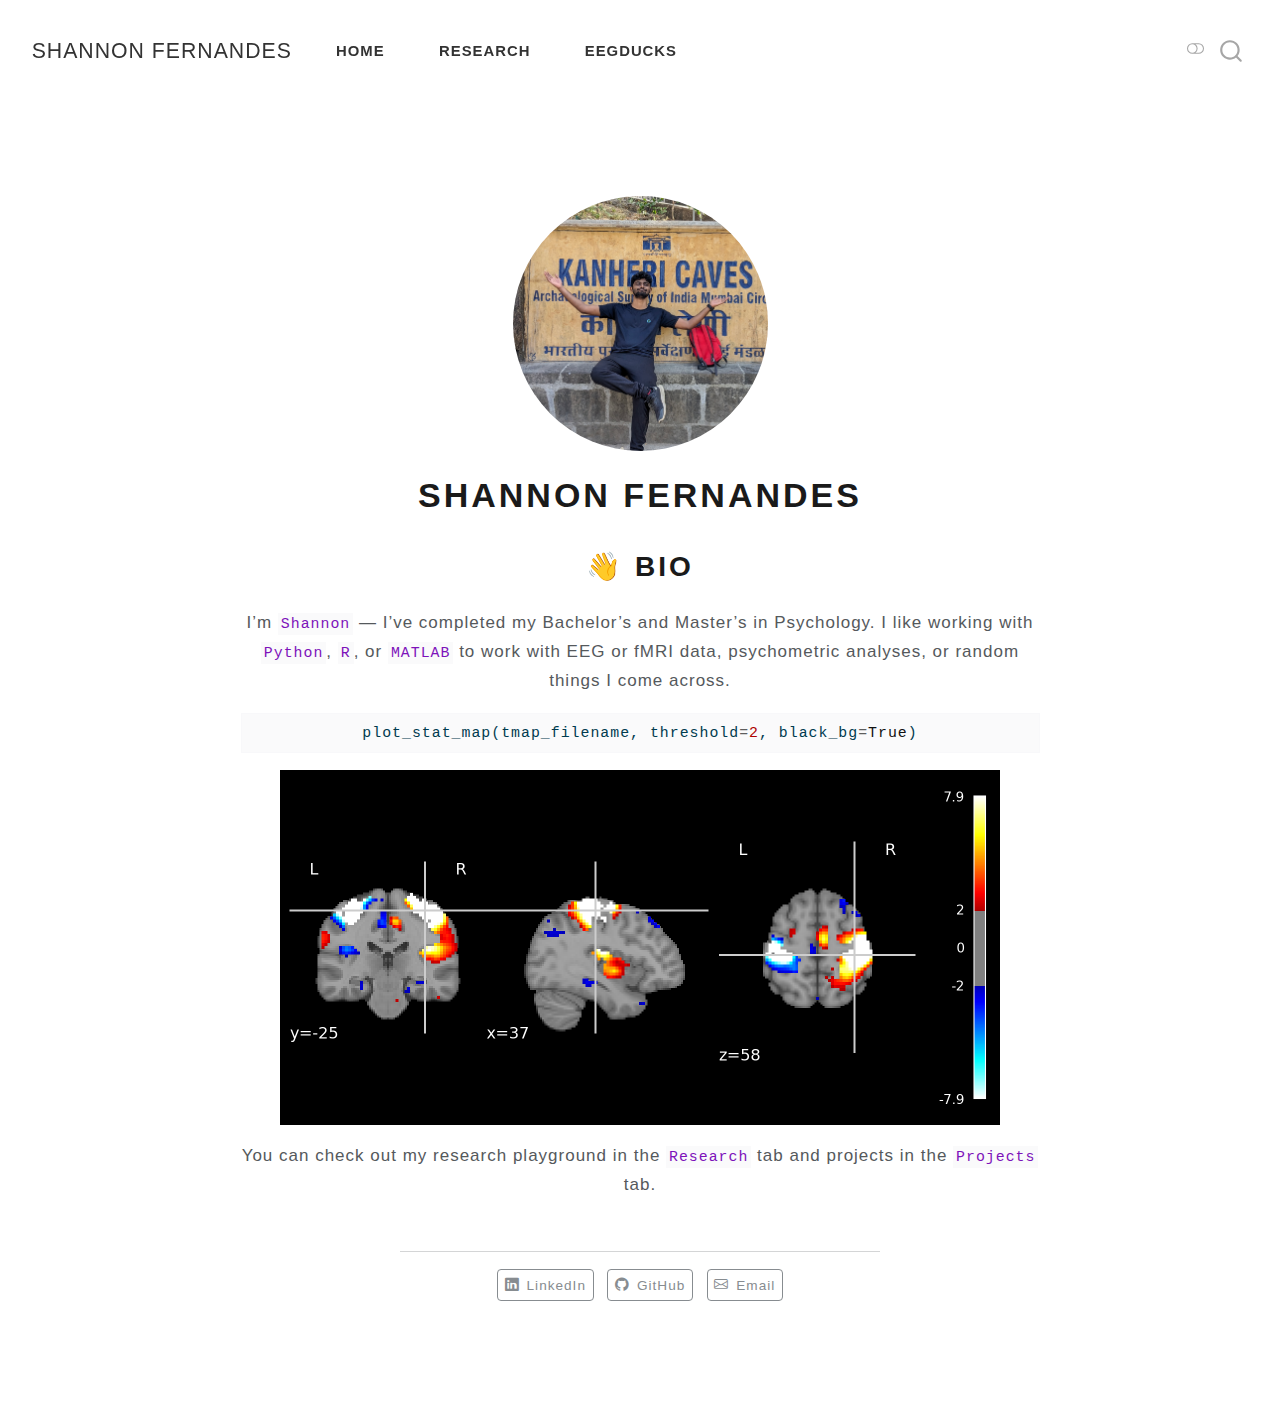
<file: index.html>
<!DOCTYPE html>
<html xmlns="http://www.w3.org/1999/xhtml" lang="en" xml:lang="en"><head>

<meta charset="utf-8">
<meta name="generator" content="quarto-1.8.24">

<meta name="viewport" content="width=device-width, initial-scale=1.0, user-scalable=yes">


<title>Shannon Fernandes</title>
<style>
code{white-space: pre-wrap;}
span.smallcaps{font-variant: small-caps;}
div.columns{display: flex; gap: min(4vw, 1.5em);}
div.column{flex: auto; overflow-x: auto;}
div.hanging-indent{margin-left: 1.5em; text-indent: -1.5em;}
ul.task-list{list-style: none;}
ul.task-list li input[type="checkbox"] {
  width: 0.8em;
  margin: 0 0.8em 0.2em -1em; /* quarto-specific, see https://github.com/quarto-dev/quarto-cli/issues/4556 */ 
  vertical-align: middle;
}
/* CSS for syntax highlighting */
html { -webkit-text-size-adjust: 100%; }
pre > code.sourceCode { white-space: pre; position: relative; }
pre > code.sourceCode > span { display: inline-block; line-height: 1.25; }
pre > code.sourceCode > span:empty { height: 1.2em; }
.sourceCode { overflow: visible; }
code.sourceCode > span { color: inherit; text-decoration: inherit; }
div.sourceCode { margin: 1em 0; }
pre.sourceCode { margin: 0; }
@media screen {
div.sourceCode { overflow: auto; }
}
@media print {
pre > code.sourceCode { white-space: pre-wrap; }
pre > code.sourceCode > span { text-indent: -5em; padding-left: 5em; }
}
pre.numberSource code
  { counter-reset: source-line 0; }
pre.numberSource code > span
  { position: relative; left: -4em; counter-increment: source-line; }
pre.numberSource code > span > a:first-child::before
  { content: counter(source-line);
    position: relative; left: -1em; text-align: right; vertical-align: baseline;
    border: none; display: inline-block;
    -webkit-touch-callout: none; -webkit-user-select: none;
    -khtml-user-select: none; -moz-user-select: none;
    -ms-user-select: none; user-select: none;
    padding: 0 4px; width: 4em;
  }
pre.numberSource { margin-left: 3em;  padding-left: 4px; }
div.sourceCode
  {   }
@media screen {
pre > code.sourceCode > span > a:first-child::before { text-decoration: underline; }
}
</style>


<script src="site_libs/quarto-nav/quarto-nav.js"></script>
<script src="site_libs/quarto-nav/headroom.min.js"></script>
<script src="site_libs/clipboard/clipboard.min.js"></script>
<script src="site_libs/quarto-search/autocomplete.umd.js"></script>
<script src="site_libs/quarto-search/fuse.min.js"></script>
<script src="site_libs/quarto-search/quarto-search.js"></script>
<meta name="quarto:offset" content="./">
<script src="site_libs/quarto-html/quarto.js" type="module"></script>
<script src="site_libs/quarto-html/tabsets/tabsets.js" type="module"></script>
<script src="site_libs/quarto-html/axe/axe-check.js" type="module"></script>
<script src="site_libs/quarto-html/popper.min.js"></script>
<script src="site_libs/quarto-html/tippy.umd.min.js"></script>
<link href="site_libs/quarto-html/tippy.css" rel="stylesheet">
<link href="site_libs/quarto-html/quarto-syntax-highlighting-dc55a5b9e770e841cd82e46aadbfb9b0.css" rel="stylesheet" class="quarto-color-scheme" id="quarto-text-highlighting-styles">
<link href="site_libs/quarto-html/quarto-syntax-highlighting-dark-b651517ce65839d647a86e2780455cfb.css" rel="stylesheet" class="quarto-color-scheme quarto-color-alternate" id="quarto-text-highlighting-styles">
<link href="site_libs/quarto-html/quarto-syntax-highlighting-dc55a5b9e770e841cd82e46aadbfb9b0.css" rel="stylesheet" class="quarto-color-scheme-extra" id="quarto-text-highlighting-styles">
<script src="site_libs/bootstrap/bootstrap.min.js"></script>
<link href="site_libs/bootstrap/bootstrap-icons.css" rel="stylesheet">
<link href="site_libs/bootstrap/bootstrap-ecc2c41da66b8dbb0d339e6754a59479.min.css" rel="stylesheet" append-hash="true" class="quarto-color-scheme" id="quarto-bootstrap" data-mode="light">
<link href="site_libs/bootstrap/bootstrap-dark-ebe780fa19b81742a76f50aab756f195.min.css" rel="stylesheet" append-hash="true" class="quarto-color-scheme quarto-color-alternate" id="quarto-bootstrap" data-mode="dark">
<link href="site_libs/bootstrap/bootstrap-ecc2c41da66b8dbb0d339e6754a59479.min.css" rel="stylesheet" append-hash="true" class="quarto-color-scheme-extra" id="quarto-bootstrap" data-mode="light">
<script id="quarto-search-options" type="application/json">{
  "location": "navbar",
  "copy-button": false,
  "collapse-after": 3,
  "panel-placement": "end",
  "type": "overlay",
  "limit": 50,
  "keyboard-shortcut": [
    "f",
    "/",
    "s"
  ],
  "show-item-context": false,
  "language": {
    "search-no-results-text": "No results",
    "search-matching-documents-text": "matching documents",
    "search-copy-link-title": "Copy link to search",
    "search-hide-matches-text": "Hide additional matches",
    "search-more-match-text": "more match in this document",
    "search-more-matches-text": "more matches in this document",
    "search-clear-button-title": "Clear",
    "search-text-placeholder": "",
    "search-detached-cancel-button-title": "Cancel",
    "search-submit-button-title": "Submit",
    "search-label": "Search"
  }
}</script>


<link rel="stylesheet" href="styles.css">
</head>

<body class="nav-fixed fullcontent quarto-light"><script id="quarto-html-before-body" type="application/javascript">
    const toggleBodyColorMode = (bsSheetEl) => {
      const mode = bsSheetEl.getAttribute("data-mode");
      const bodyEl = window.document.querySelector("body");
      if (mode === "dark") {
        bodyEl.classList.add("quarto-dark");
        bodyEl.classList.remove("quarto-light");
      } else {
        bodyEl.classList.add("quarto-light");
        bodyEl.classList.remove("quarto-dark");
      }
    }
    const toggleBodyColorPrimary = () => {
      const bsSheetEl = window.document.querySelector("link#quarto-bootstrap:not([rel=disabled-stylesheet])");
      if (bsSheetEl) {
        toggleBodyColorMode(bsSheetEl);
      }
    }
    const setColorSchemeToggle = (alternate) => {
      const toggles = window.document.querySelectorAll('.quarto-color-scheme-toggle');
      for (let i=0; i < toggles.length; i++) {
        const toggle = toggles[i];
        if (toggle) {
          if (alternate) {
            toggle.classList.add("alternate");
          } else {
            toggle.classList.remove("alternate");
          }
        }
      }
    };
    const toggleColorMode = (alternate) => {
      // Switch the stylesheets
      const primaryStylesheets = window.document.querySelectorAll('link.quarto-color-scheme:not(.quarto-color-alternate)');
      const alternateStylesheets = window.document.querySelectorAll('link.quarto-color-scheme.quarto-color-alternate');
      manageTransitions('#quarto-margin-sidebar .nav-link', false);
      if (alternate) {
        // note: dark is layered on light, we don't disable primary!
        enableStylesheet(alternateStylesheets);
        for (const sheetNode of alternateStylesheets) {
          if (sheetNode.id === "quarto-bootstrap") {
            toggleBodyColorMode(sheetNode);
          }
        }
      } else {
        disableStylesheet(alternateStylesheets);
        enableStylesheet(primaryStylesheets)
        toggleBodyColorPrimary();
      }
      manageTransitions('#quarto-margin-sidebar .nav-link', true);
      // Switch the toggles
      setColorSchemeToggle(alternate)
      // Hack to workaround the fact that safari doesn't
      // properly recolor the scrollbar when toggling (#1455)
      if (navigator.userAgent.indexOf('Safari') > 0 && navigator.userAgent.indexOf('Chrome') == -1) {
        manageTransitions("body", false);
        window.scrollTo(0, 1);
        setTimeout(() => {
          window.scrollTo(0, 0);
          manageTransitions("body", true);
        }, 40);
      }
    }
    const disableStylesheet = (stylesheets) => {
      for (let i=0; i < stylesheets.length; i++) {
        const stylesheet = stylesheets[i];
        stylesheet.rel = 'disabled-stylesheet';
      }
    }
    const enableStylesheet = (stylesheets) => {
      for (let i=0; i < stylesheets.length; i++) {
        const stylesheet = stylesheets[i];
        if(stylesheet.rel !== 'stylesheet') { // for Chrome, which will still FOUC without this check
          stylesheet.rel = 'stylesheet';
        }
      }
    }
    const manageTransitions = (selector, allowTransitions) => {
      const els = window.document.querySelectorAll(selector);
      for (let i=0; i < els.length; i++) {
        const el = els[i];
        if (allowTransitions) {
          el.classList.remove('notransition');
        } else {
          el.classList.add('notransition');
        }
      }
    }
    const isFileUrl = () => {
      return window.location.protocol === 'file:';
    }
    const hasAlternateSentinel = () => {
      let styleSentinel = getColorSchemeSentinel();
      if (styleSentinel !== null) {
        return styleSentinel === "alternate";
      } else {
        return false;
      }
    }
    const setStyleSentinel = (alternate) => {
      const value = alternate ? "alternate" : "default";
      if (!isFileUrl()) {
        window.localStorage.setItem("quarto-color-scheme", value);
      } else {
        localAlternateSentinel = value;
      }
    }
    const getColorSchemeSentinel = () => {
      if (!isFileUrl()) {
        const storageValue = window.localStorage.getItem("quarto-color-scheme");
        return storageValue != null ? storageValue : localAlternateSentinel;
      } else {
        return localAlternateSentinel;
      }
    }
    const toggleGiscusIfUsed = (isAlternate, darkModeDefault) => {
      const baseTheme = document.querySelector('#giscus-base-theme')?.value ?? 'light';
      const alternateTheme = document.querySelector('#giscus-alt-theme')?.value ?? 'dark';
      let newTheme = '';
      if(authorPrefersDark) {
        newTheme = isAlternate ? baseTheme : alternateTheme;
      } else {
        newTheme = isAlternate ? alternateTheme : baseTheme;
      }
      const changeGiscusTheme = () => {
        // From: https://github.com/giscus/giscus/issues/336
        const sendMessage = (message) => {
          const iframe = document.querySelector('iframe.giscus-frame');
          if (!iframe) return;
          iframe.contentWindow.postMessage({ giscus: message }, 'https://giscus.app');
        }
        sendMessage({
          setConfig: {
            theme: newTheme
          }
        });
      }
      const isGiscussLoaded = window.document.querySelector('iframe.giscus-frame') !== null;
      if (isGiscussLoaded) {
        changeGiscusTheme();
      }
    };
    const authorPrefersDark = false;
    const darkModeDefault = authorPrefersDark;
      document.querySelector('link#quarto-text-highlighting-styles.quarto-color-scheme-extra').rel = 'disabled-stylesheet';
      document.querySelector('link#quarto-bootstrap.quarto-color-scheme-extra').rel = 'disabled-stylesheet';
    let localAlternateSentinel = darkModeDefault ? 'alternate' : 'default';
    // Dark / light mode switch
    window.quartoToggleColorScheme = () => {
      // Read the current dark / light value
      let toAlternate = !hasAlternateSentinel();
      toggleColorMode(toAlternate);
      setStyleSentinel(toAlternate);
      toggleGiscusIfUsed(toAlternate, darkModeDefault);
      window.dispatchEvent(new Event('resize'));
    };
    // Switch to dark mode if need be
    if (hasAlternateSentinel()) {
      toggleColorMode(true);
    } else {
      toggleColorMode(false);
    }
  </script>

<div id="quarto-search-results"></div>
  <header id="quarto-header" class="headroom fixed-top">
    <nav class="navbar navbar-expand-lg " data-bs-theme="dark">
      <div class="navbar-container container-fluid">
      <div class="navbar-brand-container mx-auto">
    <a href="./index.html" class="navbar-brand navbar-brand-logo">
    </a>
    <a class="navbar-brand" href="./index.html">
    <span class="navbar-title">Shannon Fernandes</span>
    </a>
  </div>
            <div id="quarto-search" class="" title="Search"></div>
          <button class="navbar-toggler" type="button" data-bs-toggle="collapse" data-bs-target="#navbarCollapse" aria-controls="navbarCollapse" role="menu" aria-expanded="false" aria-label="Toggle navigation" onclick="if (window.quartoToggleHeadroom) { window.quartoToggleHeadroom(); }">
  <span class="navbar-toggler-icon"></span>
</button>
          <div class="collapse navbar-collapse" id="navbarCollapse">
            <ul class="navbar-nav navbar-nav-scroll me-auto">
  <li class="nav-item">
    <a class="nav-link active" href="./index.html" aria-current="page"> 
<span class="menu-text">Home</span></a>
  </li>  
  <li class="nav-item">
    <a class="nav-link" href="./research/index2.html"> 
<span class="menu-text">Research</span></a>
  </li>  
  <li class="nav-item">
    <a class="nav-link" href="https://shannferns.github.io/eegducks/"> 
<span class="menu-text">EEGDUCKS</span></a>
  </li>  
</ul>
          </div> <!-- /navcollapse -->
            <div class="quarto-navbar-tools">
  <a href="" class="quarto-color-scheme-toggle quarto-navigation-tool  px-1" onclick="window.quartoToggleColorScheme(); return false;" title="Toggle dark mode"><i class="bi"></i></a>
</div>
      </div> <!-- /container-fluid -->
    </nav>
</header>
<!-- content -->
<div id="quarto-content" class="quarto-container page-columns page-rows-contents page-layout-article page-navbar">
<!-- sidebar -->
<!-- margin-sidebar -->
    
<!-- main -->
<div class="quarto-about-jolla">
  <img src="profile.jpeg" class="about-image
  round " style="height: 15em; width: 15em;">
 <header id="title-block-header" class="quarto-title-block default">
<div class="quarto-title">
<h1 class="title">Shannon Fernandes</h1>
</div>
<div class="quarto-title-meta">
  </div>
</header><main class="content" id="quarto-document-content">

<section id="bio" class="level2">
<h2 data-anchor-id="bio">👋 Bio</h2>
<p>I’m <code>Shannon</code> — I’ve completed my Bachelor’s and Master’s in Psychology. I like working with <code>Python</code>, <code>R</code>, or <code>MATLAB</code> to work with EEG or fMRI data, psychometric analyses, or random things I come across.</p>
<div id="508183da" class="cell" data-execution_count="2">
<div class="code-copy-outer-scaffold"><div class="sourceCode cell-code" id="cb1"><pre class="sourceCode python code-with-copy"><code class="sourceCode python"><span id="cb1-1"><a href="#cb1-1" aria-hidden="true" tabindex="-1"></a>plot_stat_map(tmap_filename, threshold<span class="op">=</span><span class="dv">2</span>, black_bg<span class="op">=</span><span class="va">True</span>)</span></code></pre></div><button title="Copy to Clipboard" class="code-copy-button"><i class="bi"></i></button></div>
<div class="cell-output cell-output-display">
<div>
<figure class="figure">
<p><img src="index_files/figure-html/cell-3-output-1.png" width="720" height="355" class="figure-img"></p>
</figure>
</div>
</div>
</div>
<p>You can check out my research playground in the <code>Research</code> tab and projects in the <code>Projects</code> tab.</p>


</section>
</main> 
  <hr class="about-sep">
   <div class="about-links">
  <a href="https://www.linkedin.com/in/shannonfernandes012" class="about-link" rel="" target="">
    <i class="bi bi-linkedin"></i>
     <span class="about-link-text">LinkedIn</span>
  </a>
  <a href="https://github.com/shannferns" class="about-link" rel="" target="">
    <i class="bi bi-github"></i>
     <span class="about-link-text">GitHub</span>
  </a>
  <a href="mailto:fernandesshannon.sf11@gmail.com" class="about-link" rel="" target="">
    <i class="bi bi-envelope"></i>
     <span class="about-link-text">Email</span>
  </a>
</div>
</div>
 <!-- /main -->
<script id="quarto-html-after-body" type="application/javascript">
  window.document.addEventListener("DOMContentLoaded", function (event) {
    // Ensure there is a toggle, if there isn't float one in the top right
    if (window.document.querySelector('.quarto-color-scheme-toggle') === null) {
      const a = window.document.createElement('a');
      a.classList.add('top-right');
      a.classList.add('quarto-color-scheme-toggle');
      a.href = "";
      a.onclick = function() { try { window.quartoToggleColorScheme(); } catch {} return false; };
      const i = window.document.createElement("i");
      i.classList.add('bi');
      a.appendChild(i);
      window.document.body.appendChild(a);
    }
    setColorSchemeToggle(hasAlternateSentinel())
    const isCodeAnnotation = (el) => {
      for (const clz of el.classList) {
        if (clz.startsWith('code-annotation-')) {                     
          return true;
        }
      }
      return false;
    }
    const onCopySuccess = function(e) {
      // button target
      const button = e.trigger;
      // don't keep focus
      button.blur();
      // flash "checked"
      button.classList.add('code-copy-button-checked');
      var currentTitle = button.getAttribute("title");
      button.setAttribute("title", "Copied!");
      let tooltip;
      if (window.bootstrap) {
        button.setAttribute("data-bs-toggle", "tooltip");
        button.setAttribute("data-bs-placement", "left");
        button.setAttribute("data-bs-title", "Copied!");
        tooltip = new bootstrap.Tooltip(button, 
          { trigger: "manual", 
            customClass: "code-copy-button-tooltip",
            offset: [0, -8]});
        tooltip.show();    
      }
      setTimeout(function() {
        if (tooltip) {
          tooltip.hide();
          button.removeAttribute("data-bs-title");
          button.removeAttribute("data-bs-toggle");
          button.removeAttribute("data-bs-placement");
        }
        button.setAttribute("title", currentTitle);
        button.classList.remove('code-copy-button-checked');
      }, 1000);
      // clear code selection
      e.clearSelection();
    }
    const getTextToCopy = function(trigger) {
      const outerScaffold = trigger.parentElement.cloneNode(true);
      const codeEl = outerScaffold.querySelector('code');
      for (const childEl of codeEl.children) {
        if (isCodeAnnotation(childEl)) {
          childEl.remove();
        }
      }
      return codeEl.innerText;
    }
    const clipboard = new window.ClipboardJS('.code-copy-button:not([data-in-quarto-modal])', {
      text: getTextToCopy
    });
    clipboard.on('success', onCopySuccess);
    if (window.document.getElementById('quarto-embedded-source-code-modal')) {
      const clipboardModal = new window.ClipboardJS('.code-copy-button[data-in-quarto-modal]', {
        text: getTextToCopy,
        container: window.document.getElementById('quarto-embedded-source-code-modal')
      });
      clipboardModal.on('success', onCopySuccess);
    }
      var localhostRegex = new RegExp(/^(?:http|https):\/\/localhost\:?[0-9]*\//);
      var mailtoRegex = new RegExp(/^mailto:/);
        var filterRegex = new RegExp('/' + window.location.host + '/');
      var isInternal = (href) => {
          return filterRegex.test(href) || localhostRegex.test(href) || mailtoRegex.test(href);
      }
      // Inspect non-navigation links and adorn them if external
     var links = window.document.querySelectorAll('a[href]:not(.nav-link):not(.navbar-brand):not(.toc-action):not(.sidebar-link):not(.sidebar-item-toggle):not(.pagination-link):not(.no-external):not([aria-hidden]):not(.dropdown-item):not(.quarto-navigation-tool):not(.about-link)');
      for (var i=0; i<links.length; i++) {
        const link = links[i];
        if (!isInternal(link.href)) {
          // undo the damage that might have been done by quarto-nav.js in the case of
          // links that we want to consider external
          if (link.dataset.originalHref !== undefined) {
            link.href = link.dataset.originalHref;
          }
        }
      }
    function tippyHover(el, contentFn, onTriggerFn, onUntriggerFn) {
      const config = {
        allowHTML: true,
        maxWidth: 500,
        delay: 100,
        arrow: false,
        appendTo: function(el) {
            return el.parentElement;
        },
        interactive: true,
        interactiveBorder: 10,
        theme: 'quarto',
        placement: 'bottom-start',
      };
      if (contentFn) {
        config.content = contentFn;
      }
      if (onTriggerFn) {
        config.onTrigger = onTriggerFn;
      }
      if (onUntriggerFn) {
        config.onUntrigger = onUntriggerFn;
      }
      window.tippy(el, config); 
    }
    const noterefs = window.document.querySelectorAll('a[role="doc-noteref"]');
    for (var i=0; i<noterefs.length; i++) {
      const ref = noterefs[i];
      tippyHover(ref, function() {
        // use id or data attribute instead here
        let href = ref.getAttribute('data-footnote-href') || ref.getAttribute('href');
        try { href = new URL(href).hash; } catch {}
        const id = href.replace(/^#\/?/, "");
        const note = window.document.getElementById(id);
        if (note) {
          return note.innerHTML;
        } else {
          return "";
        }
      });
    }
    const xrefs = window.document.querySelectorAll('a.quarto-xref');
    const processXRef = (id, note) => {
      // Strip column container classes
      const stripColumnClz = (el) => {
        el.classList.remove("page-full", "page-columns");
        if (el.children) {
          for (const child of el.children) {
            stripColumnClz(child);
          }
        }
      }
      stripColumnClz(note)
      if (id === null || id.startsWith('sec-')) {
        // Special case sections, only their first couple elements
        const container = document.createElement("div");
        if (note.children && note.children.length > 2) {
          container.appendChild(note.children[0].cloneNode(true));
          for (let i = 1; i < note.children.length; i++) {
            const child = note.children[i];
            if (child.tagName === "P" && child.innerText === "") {
              continue;
            } else {
              container.appendChild(child.cloneNode(true));
              break;
            }
          }
          if (window.Quarto?.typesetMath) {
            window.Quarto.typesetMath(container);
          }
          return container.innerHTML
        } else {
          if (window.Quarto?.typesetMath) {
            window.Quarto.typesetMath(note);
          }
          return note.innerHTML;
        }
      } else {
        // Remove any anchor links if they are present
        const anchorLink = note.querySelector('a.anchorjs-link');
        if (anchorLink) {
          anchorLink.remove();
        }
        if (window.Quarto?.typesetMath) {
          window.Quarto.typesetMath(note);
        }
        if (note.classList.contains("callout")) {
          return note.outerHTML;
        } else {
          return note.innerHTML;
        }
      }
    }
    for (var i=0; i<xrefs.length; i++) {
      const xref = xrefs[i];
      tippyHover(xref, undefined, function(instance) {
        instance.disable();
        let url = xref.getAttribute('href');
        let hash = undefined; 
        if (url.startsWith('#')) {
          hash = url;
        } else {
          try { hash = new URL(url).hash; } catch {}
        }
        if (hash) {
          const id = hash.replace(/^#\/?/, "");
          const note = window.document.getElementById(id);
          if (note !== null) {
            try {
              const html = processXRef(id, note.cloneNode(true));
              instance.setContent(html);
            } finally {
              instance.enable();
              instance.show();
            }
          } else {
            // See if we can fetch this
            fetch(url.split('#')[0])
            .then(res => res.text())
            .then(html => {
              const parser = new DOMParser();
              const htmlDoc = parser.parseFromString(html, "text/html");
              const note = htmlDoc.getElementById(id);
              if (note !== null) {
                const html = processXRef(id, note);
                instance.setContent(html);
              } 
            }).finally(() => {
              instance.enable();
              instance.show();
            });
          }
        } else {
          // See if we can fetch a full url (with no hash to target)
          // This is a special case and we should probably do some content thinning / targeting
          fetch(url)
          .then(res => res.text())
          .then(html => {
            const parser = new DOMParser();
            const htmlDoc = parser.parseFromString(html, "text/html");
            const note = htmlDoc.querySelector('main.content');
            if (note !== null) {
              // This should only happen for chapter cross references
              // (since there is no id in the URL)
              // remove the first header
              if (note.children.length > 0 && note.children[0].tagName === "HEADER") {
                note.children[0].remove();
              }
              const html = processXRef(null, note);
              instance.setContent(html);
            } 
          }).finally(() => {
            instance.enable();
            instance.show();
          });
        }
      }, function(instance) {
      });
    }
        let selectedAnnoteEl;
        const selectorForAnnotation = ( cell, annotation) => {
          let cellAttr = 'data-code-cell="' + cell + '"';
          let lineAttr = 'data-code-annotation="' +  annotation + '"';
          const selector = 'span[' + cellAttr + '][' + lineAttr + ']';
          return selector;
        }
        const selectCodeLines = (annoteEl) => {
          const doc = window.document;
          const targetCell = annoteEl.getAttribute("data-target-cell");
          const targetAnnotation = annoteEl.getAttribute("data-target-annotation");
          const annoteSpan = window.document.querySelector(selectorForAnnotation(targetCell, targetAnnotation));
          const lines = annoteSpan.getAttribute("data-code-lines").split(",");
          const lineIds = lines.map((line) => {
            return targetCell + "-" + line;
          })
          let top = null;
          let height = null;
          let parent = null;
          if (lineIds.length > 0) {
              //compute the position of the single el (top and bottom and make a div)
              const el = window.document.getElementById(lineIds[0]);
              top = el.offsetTop;
              height = el.offsetHeight;
              parent = el.parentElement.parentElement;
            if (lineIds.length > 1) {
              const lastEl = window.document.getElementById(lineIds[lineIds.length - 1]);
              const bottom = lastEl.offsetTop + lastEl.offsetHeight;
              height = bottom - top;
            }
            if (top !== null && height !== null && parent !== null) {
              // cook up a div (if necessary) and position it 
              let div = window.document.getElementById("code-annotation-line-highlight");
              if (div === null) {
                div = window.document.createElement("div");
                div.setAttribute("id", "code-annotation-line-highlight");
                div.style.position = 'absolute';
                parent.appendChild(div);
              }
              div.style.top = top - 2 + "px";
              div.style.height = height + 4 + "px";
              div.style.left = 0;
              let gutterDiv = window.document.getElementById("code-annotation-line-highlight-gutter");
              if (gutterDiv === null) {
                gutterDiv = window.document.createElement("div");
                gutterDiv.setAttribute("id", "code-annotation-line-highlight-gutter");
                gutterDiv.style.position = 'absolute';
                const codeCell = window.document.getElementById(targetCell);
                const gutter = codeCell.querySelector('.code-annotation-gutter');
                gutter.appendChild(gutterDiv);
              }
              gutterDiv.style.top = top - 2 + "px";
              gutterDiv.style.height = height + 4 + "px";
            }
            selectedAnnoteEl = annoteEl;
          }
        };
        const unselectCodeLines = () => {
          const elementsIds = ["code-annotation-line-highlight", "code-annotation-line-highlight-gutter"];
          elementsIds.forEach((elId) => {
            const div = window.document.getElementById(elId);
            if (div) {
              div.remove();
            }
          });
          selectedAnnoteEl = undefined;
        };
          // Handle positioning of the toggle
      window.addEventListener(
        "resize",
        throttle(() => {
          elRect = undefined;
          if (selectedAnnoteEl) {
            selectCodeLines(selectedAnnoteEl);
          }
        }, 10)
      );
      function throttle(fn, ms) {
      let throttle = false;
      let timer;
        return (...args) => {
          if(!throttle) { // first call gets through
              fn.apply(this, args);
              throttle = true;
          } else { // all the others get throttled
              if(timer) clearTimeout(timer); // cancel #2
              timer = setTimeout(() => {
                fn.apply(this, args);
                timer = throttle = false;
              }, ms);
          }
        };
      }
        // Attach click handler to the DT
        const annoteDls = window.document.querySelectorAll('dt[data-target-cell]');
        for (const annoteDlNode of annoteDls) {
          annoteDlNode.addEventListener('click', (event) => {
            const clickedEl = event.target;
            if (clickedEl !== selectedAnnoteEl) {
              unselectCodeLines();
              const activeEl = window.document.querySelector('dt[data-target-cell].code-annotation-active');
              if (activeEl) {
                activeEl.classList.remove('code-annotation-active');
              }
              selectCodeLines(clickedEl);
              clickedEl.classList.add('code-annotation-active');
            } else {
              // Unselect the line
              unselectCodeLines();
              clickedEl.classList.remove('code-annotation-active');
            }
          });
        }
    const findCites = (el) => {
      const parentEl = el.parentElement;
      if (parentEl) {
        const cites = parentEl.dataset.cites;
        if (cites) {
          return {
            el,
            cites: cites.split(' ')
          };
        } else {
          return findCites(el.parentElement)
        }
      } else {
        return undefined;
      }
    };
    var bibliorefs = window.document.querySelectorAll('a[role="doc-biblioref"]');
    for (var i=0; i<bibliorefs.length; i++) {
      const ref = bibliorefs[i];
      const citeInfo = findCites(ref);
      if (citeInfo) {
        tippyHover(citeInfo.el, function() {
          var popup = window.document.createElement('div');
          citeInfo.cites.forEach(function(cite) {
            var citeDiv = window.document.createElement('div');
            citeDiv.classList.add('hanging-indent');
            citeDiv.classList.add('csl-entry');
            var biblioDiv = window.document.getElementById('ref-' + cite);
            if (biblioDiv) {
              citeDiv.innerHTML = biblioDiv.innerHTML;
            }
            popup.appendChild(citeDiv);
          });
          return popup.innerHTML;
        });
      }
    }
  });
  </script>
</div> <!-- /content -->




</body></html>
</file>
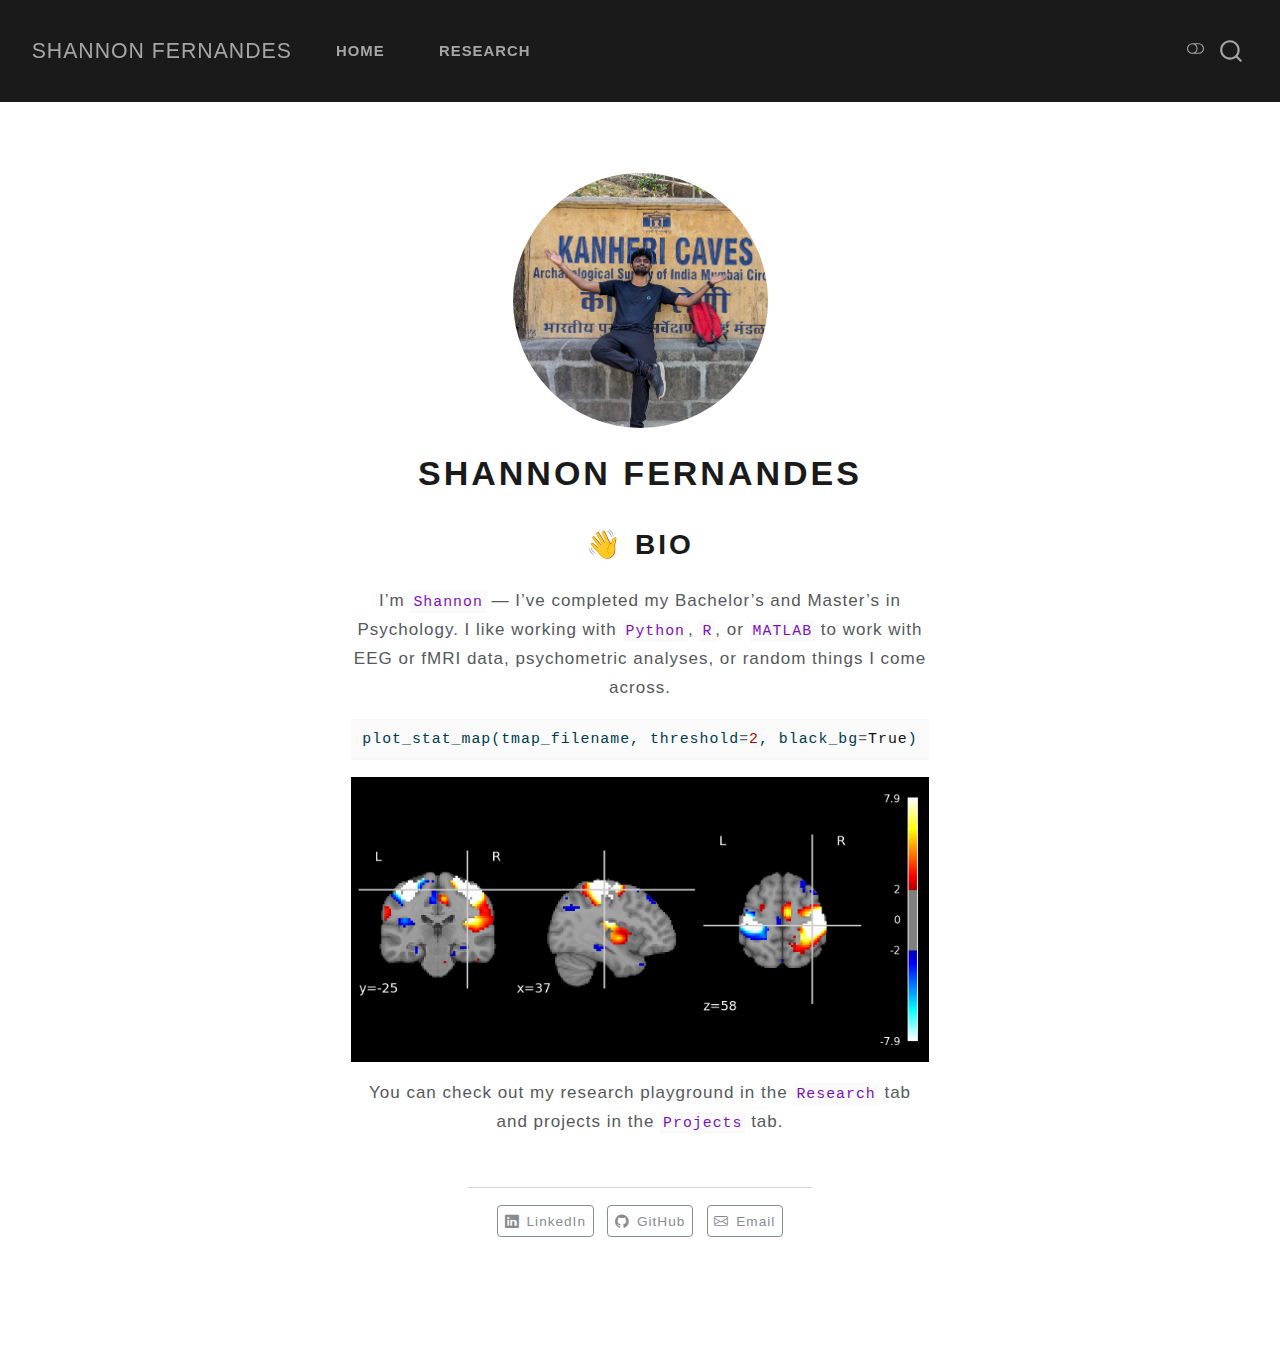
<file: 10572890/docs/index.html>
<!DOCTYPE html>
<html xmlns="http://www.w3.org/1999/xhtml" lang="en" xml:lang="en"><head>

<meta charset="utf-8">
<meta name="generator" content="quarto-1.8.24">

<meta name="viewport" content="width=device-width, initial-scale=1.0, user-scalable=yes">


<title>Shannon Fernandes</title>
<style>
code{white-space: pre-wrap;}
span.smallcaps{font-variant: small-caps;}
div.columns{display: flex; gap: min(4vw, 1.5em);}
div.column{flex: auto; overflow-x: auto;}
div.hanging-indent{margin-left: 1.5em; text-indent: -1.5em;}
ul.task-list{list-style: none;}
ul.task-list li input[type="checkbox"] {
  width: 0.8em;
  margin: 0 0.8em 0.2em -1em; /* quarto-specific, see https://github.com/quarto-dev/quarto-cli/issues/4556 */ 
  vertical-align: middle;
}
/* CSS for syntax highlighting */
html { -webkit-text-size-adjust: 100%; }
pre > code.sourceCode { white-space: pre; position: relative; }
pre > code.sourceCode > span { display: inline-block; line-height: 1.25; }
pre > code.sourceCode > span:empty { height: 1.2em; }
.sourceCode { overflow: visible; }
code.sourceCode > span { color: inherit; text-decoration: inherit; }
div.sourceCode { margin: 1em 0; }
pre.sourceCode { margin: 0; }
@media screen {
div.sourceCode { overflow: auto; }
}
@media print {
pre > code.sourceCode { white-space: pre-wrap; }
pre > code.sourceCode > span { text-indent: -5em; padding-left: 5em; }
}
pre.numberSource code
  { counter-reset: source-line 0; }
pre.numberSource code > span
  { position: relative; left: -4em; counter-increment: source-line; }
pre.numberSource code > span > a:first-child::before
  { content: counter(source-line);
    position: relative; left: -1em; text-align: right; vertical-align: baseline;
    border: none; display: inline-block;
    -webkit-touch-callout: none; -webkit-user-select: none;
    -khtml-user-select: none; -moz-user-select: none;
    -ms-user-select: none; user-select: none;
    padding: 0 4px; width: 4em;
  }
pre.numberSource { margin-left: 3em;  padding-left: 4px; }
div.sourceCode
  {   }
@media screen {
pre > code.sourceCode > span > a:first-child::before { text-decoration: underline; }
}
</style>


<script src="site_libs/quarto-nav/quarto-nav.js"></script>
<script src="site_libs/quarto-nav/headroom.min.js"></script>
<script src="site_libs/clipboard/clipboard.min.js"></script>
<script src="site_libs/quarto-search/autocomplete.umd.js"></script>
<script src="site_libs/quarto-search/fuse.min.js"></script>
<script src="site_libs/quarto-search/quarto-search.js"></script>
<meta name="quarto:offset" content="./">
<script src="site_libs/quarto-html/quarto.js" type="module"></script>
<script src="site_libs/quarto-html/tabsets/tabsets.js" type="module"></script>
<script src="site_libs/quarto-html/axe/axe-check.js" type="module"></script>
<script src="site_libs/quarto-html/popper.min.js"></script>
<script src="site_libs/quarto-html/tippy.umd.min.js"></script>
<link href="site_libs/quarto-html/tippy.css" rel="stylesheet">
<link href="site_libs/quarto-html/quarto-syntax-highlighting-dc55a5b9e770e841cd82e46aadbfb9b0.css" rel="stylesheet" class="quarto-color-scheme" id="quarto-text-highlighting-styles">
<link href="site_libs/quarto-html/quarto-syntax-highlighting-dark-b651517ce65839d647a86e2780455cfb.css" rel="stylesheet" class="quarto-color-scheme quarto-color-alternate" id="quarto-text-highlighting-styles">
<link href="site_libs/quarto-html/quarto-syntax-highlighting-dc55a5b9e770e841cd82e46aadbfb9b0.css" rel="stylesheet" class="quarto-color-scheme-extra" id="quarto-text-highlighting-styles">
<script src="site_libs/bootstrap/bootstrap.min.js"></script>
<link href="site_libs/bootstrap/bootstrap-icons.css" rel="stylesheet">
<link href="site_libs/bootstrap/bootstrap-ecc2c41da66b8dbb0d339e6754a59479.min.css" rel="stylesheet" append-hash="true" class="quarto-color-scheme" id="quarto-bootstrap" data-mode="light">
<link href="site_libs/bootstrap/bootstrap-dark-33a3409bb64e1c14d424bafc8be88f71.min.css" rel="stylesheet" append-hash="true" class="quarto-color-scheme quarto-color-alternate" id="quarto-bootstrap" data-mode="dark">
<link href="site_libs/bootstrap/bootstrap-ecc2c41da66b8dbb0d339e6754a59479.min.css" rel="stylesheet" append-hash="true" class="quarto-color-scheme-extra" id="quarto-bootstrap" data-mode="light">
<script id="quarto-search-options" type="application/json">{
  "location": "navbar",
  "copy-button": false,
  "collapse-after": 3,
  "panel-placement": "end",
  "type": "overlay",
  "limit": 50,
  "keyboard-shortcut": [
    "f",
    "/",
    "s"
  ],
  "show-item-context": false,
  "language": {
    "search-no-results-text": "No results",
    "search-matching-documents-text": "matching documents",
    "search-copy-link-title": "Copy link to search",
    "search-hide-matches-text": "Hide additional matches",
    "search-more-match-text": "more match in this document",
    "search-more-matches-text": "more matches in this document",
    "search-clear-button-title": "Clear",
    "search-text-placeholder": "",
    "search-detached-cancel-button-title": "Cancel",
    "search-submit-button-title": "Submit",
    "search-label": "Search"
  }
}</script>


<link rel="stylesheet" href="styles.css">
</head>

<body class="nav-fixed fullcontent quarto-light"><script id="quarto-html-before-body" type="application/javascript">
    const toggleBodyColorMode = (bsSheetEl) => {
      const mode = bsSheetEl.getAttribute("data-mode");
      const bodyEl = window.document.querySelector("body");
      if (mode === "dark") {
        bodyEl.classList.add("quarto-dark");
        bodyEl.classList.remove("quarto-light");
      } else {
        bodyEl.classList.add("quarto-light");
        bodyEl.classList.remove("quarto-dark");
      }
    }
    const toggleBodyColorPrimary = () => {
      const bsSheetEl = window.document.querySelector("link#quarto-bootstrap:not([rel=disabled-stylesheet])");
      if (bsSheetEl) {
        toggleBodyColorMode(bsSheetEl);
      }
    }
    const setColorSchemeToggle = (alternate) => {
      const toggles = window.document.querySelectorAll('.quarto-color-scheme-toggle');
      for (let i=0; i < toggles.length; i++) {
        const toggle = toggles[i];
        if (toggle) {
          if (alternate) {
            toggle.classList.add("alternate");
          } else {
            toggle.classList.remove("alternate");
          }
        }
      }
    };
    const toggleColorMode = (alternate) => {
      // Switch the stylesheets
      const primaryStylesheets = window.document.querySelectorAll('link.quarto-color-scheme:not(.quarto-color-alternate)');
      const alternateStylesheets = window.document.querySelectorAll('link.quarto-color-scheme.quarto-color-alternate');
      manageTransitions('#quarto-margin-sidebar .nav-link', false);
      if (alternate) {
        // note: dark is layered on light, we don't disable primary!
        enableStylesheet(alternateStylesheets);
        for (const sheetNode of alternateStylesheets) {
          if (sheetNode.id === "quarto-bootstrap") {
            toggleBodyColorMode(sheetNode);
          }
        }
      } else {
        disableStylesheet(alternateStylesheets);
        enableStylesheet(primaryStylesheets)
        toggleBodyColorPrimary();
      }
      manageTransitions('#quarto-margin-sidebar .nav-link', true);
      // Switch the toggles
      setColorSchemeToggle(alternate)
      // Hack to workaround the fact that safari doesn't
      // properly recolor the scrollbar when toggling (#1455)
      if (navigator.userAgent.indexOf('Safari') > 0 && navigator.userAgent.indexOf('Chrome') == -1) {
        manageTransitions("body", false);
        window.scrollTo(0, 1);
        setTimeout(() => {
          window.scrollTo(0, 0);
          manageTransitions("body", true);
        }, 40);
      }
    }
    const disableStylesheet = (stylesheets) => {
      for (let i=0; i < stylesheets.length; i++) {
        const stylesheet = stylesheets[i];
        stylesheet.rel = 'disabled-stylesheet';
      }
    }
    const enableStylesheet = (stylesheets) => {
      for (let i=0; i < stylesheets.length; i++) {
        const stylesheet = stylesheets[i];
        if(stylesheet.rel !== 'stylesheet') { // for Chrome, which will still FOUC without this check
          stylesheet.rel = 'stylesheet';
        }
      }
    }
    const manageTransitions = (selector, allowTransitions) => {
      const els = window.document.querySelectorAll(selector);
      for (let i=0; i < els.length; i++) {
        const el = els[i];
        if (allowTransitions) {
          el.classList.remove('notransition');
        } else {
          el.classList.add('notransition');
        }
      }
    }
    const isFileUrl = () => {
      return window.location.protocol === 'file:';
    }
    const hasAlternateSentinel = () => {
      let styleSentinel = getColorSchemeSentinel();
      if (styleSentinel !== null) {
        return styleSentinel === "alternate";
      } else {
        return false;
      }
    }
    const setStyleSentinel = (alternate) => {
      const value = alternate ? "alternate" : "default";
      if (!isFileUrl()) {
        window.localStorage.setItem("quarto-color-scheme", value);
      } else {
        localAlternateSentinel = value;
      }
    }
    const getColorSchemeSentinel = () => {
      if (!isFileUrl()) {
        const storageValue = window.localStorage.getItem("quarto-color-scheme");
        return storageValue != null ? storageValue : localAlternateSentinel;
      } else {
        return localAlternateSentinel;
      }
    }
    const toggleGiscusIfUsed = (isAlternate, darkModeDefault) => {
      const baseTheme = document.querySelector('#giscus-base-theme')?.value ?? 'light';
      const alternateTheme = document.querySelector('#giscus-alt-theme')?.value ?? 'dark';
      let newTheme = '';
      if(authorPrefersDark) {
        newTheme = isAlternate ? baseTheme : alternateTheme;
      } else {
        newTheme = isAlternate ? alternateTheme : baseTheme;
      }
      const changeGiscusTheme = () => {
        // From: https://github.com/giscus/giscus/issues/336
        const sendMessage = (message) => {
          const iframe = document.querySelector('iframe.giscus-frame');
          if (!iframe) return;
          iframe.contentWindow.postMessage({ giscus: message }, 'https://giscus.app');
        }
        sendMessage({
          setConfig: {
            theme: newTheme
          }
        });
      }
      const isGiscussLoaded = window.document.querySelector('iframe.giscus-frame') !== null;
      if (isGiscussLoaded) {
        changeGiscusTheme();
      }
    };
    const authorPrefersDark = false;
    const darkModeDefault = authorPrefersDark;
      document.querySelector('link#quarto-text-highlighting-styles.quarto-color-scheme-extra').rel = 'disabled-stylesheet';
      document.querySelector('link#quarto-bootstrap.quarto-color-scheme-extra').rel = 'disabled-stylesheet';
    let localAlternateSentinel = darkModeDefault ? 'alternate' : 'default';
    // Dark / light mode switch
    window.quartoToggleColorScheme = () => {
      // Read the current dark / light value
      let toAlternate = !hasAlternateSentinel();
      toggleColorMode(toAlternate);
      setStyleSentinel(toAlternate);
      toggleGiscusIfUsed(toAlternate, darkModeDefault);
      window.dispatchEvent(new Event('resize'));
    };
    // Switch to dark mode if need be
    if (hasAlternateSentinel()) {
      toggleColorMode(true);
    } else {
      toggleColorMode(false);
    }
  </script>

<div id="quarto-search-results"></div>
  <header id="quarto-header" class="headroom fixed-top">
    <nav class="navbar navbar-expand-lg " data-bs-theme="dark">
      <div class="navbar-container container-fluid">
      <div class="navbar-brand-container mx-auto">
    <a href="./index.html" class="navbar-brand navbar-brand-logo">
    </a>
    <a class="navbar-brand" href="./index.html">
    <span class="navbar-title">Shannon Fernandes</span>
    </a>
  </div>
            <div id="quarto-search" class="" title="Search"></div>
          <button class="navbar-toggler" type="button" data-bs-toggle="collapse" data-bs-target="#navbarCollapse" aria-controls="navbarCollapse" role="menu" aria-expanded="false" aria-label="Toggle navigation" onclick="if (window.quartoToggleHeadroom) { window.quartoToggleHeadroom(); }">
  <span class="navbar-toggler-icon"></span>
</button>
          <div class="collapse navbar-collapse" id="navbarCollapse">
            <ul class="navbar-nav navbar-nav-scroll me-auto">
  <li class="nav-item">
    <a class="nav-link active" href="./index.html" aria-current="page"> 
<span class="menu-text">Home</span></a>
  </li>  
  <li class="nav-item">
    <a class="nav-link" href="./research/index2.html"> 
<span class="menu-text">Research</span></a>
  </li>  
</ul>
          </div> <!-- /navcollapse -->
            <div class="quarto-navbar-tools">
  <a href="" class="quarto-color-scheme-toggle quarto-navigation-tool  px-1" onclick="window.quartoToggleColorScheme(); return false;" title="Toggle dark mode"><i class="bi"></i></a>
</div>
      </div> <!-- /container-fluid -->
    </nav>
</header>
<!-- content -->
<div id="quarto-content" class="quarto-container page-columns page-rows-contents page-layout-article page-navbar">
<!-- sidebar -->
<!-- margin-sidebar -->
    
<!-- main -->
<div class="quarto-about-jolla">
  <img src="profile.jpeg" class="about-image
  round " style="height: 15em; width: 15em;">
 <header id="title-block-header" class="quarto-title-block default">
<div class="quarto-title">
<h1 class="title">Shannon Fernandes</h1>
</div>
<div class="quarto-title-meta">
  </div>
</header><main class="content" id="quarto-document-content">

<section id="bio" class="level2">
<h2 data-anchor-id="bio">👋 Bio</h2>
<p>I’m <code>Shannon</code> — I’ve completed my Bachelor’s and Master’s in Psychology. I like working with <code>Python</code>, <code>R</code>, or <code>MATLAB</code> to work with EEG or fMRI data, psychometric analyses, or random things I come across.</p>
<div id="c9631cda" class="cell" data-execution_count="2">
<div class="code-copy-outer-scaffold"><div class="sourceCode cell-code" id="cb1"><pre class="sourceCode python code-with-copy"><code class="sourceCode python"><span id="cb1-1"><a href="#cb1-1" aria-hidden="true" tabindex="-1"></a>plot_stat_map(tmap_filename, threshold<span class="op">=</span><span class="dv">2</span>, black_bg<span class="op">=</span><span class="va">True</span>)</span></code></pre></div><button title="Copy to Clipboard" class="code-copy-button"><i class="bi"></i></button></div>
<div class="cell-output cell-output-display">
<div>
<figure class="figure">
<p><img src="index_files/figure-html/cell-3-output-1.png" width="720" height="355" class="figure-img"></p>
</figure>
</div>
</div>
</div>
<p>You can check out my research playground in the <code>Research</code> tab and projects in the <code>Projects</code> tab.</p>


</section>
</main> 
  <hr class="about-sep">
   <div class="about-links">
  <a href="https://www.linkedin.com/in/shannonfernandes012" class="about-link" rel="" target="">
    <i class="bi bi-linkedin"></i>
     <span class="about-link-text">LinkedIn</span>
  </a>
  <a href="https://github.com/shannferns" class="about-link" rel="" target="">
    <i class="bi bi-github"></i>
     <span class="about-link-text">GitHub</span>
  </a>
  <a href="mailto:fernandesshannon.sf11@gmail.com" class="about-link" rel="" target="">
    <i class="bi bi-envelope"></i>
     <span class="about-link-text">Email</span>
  </a>
</div>
</div>
 <!-- /main -->
<script id="quarto-html-after-body" type="application/javascript">
  window.document.addEventListener("DOMContentLoaded", function (event) {
    // Ensure there is a toggle, if there isn't float one in the top right
    if (window.document.querySelector('.quarto-color-scheme-toggle') === null) {
      const a = window.document.createElement('a');
      a.classList.add('top-right');
      a.classList.add('quarto-color-scheme-toggle');
      a.href = "";
      a.onclick = function() { try { window.quartoToggleColorScheme(); } catch {} return false; };
      const i = window.document.createElement("i");
      i.classList.add('bi');
      a.appendChild(i);
      window.document.body.appendChild(a);
    }
    setColorSchemeToggle(hasAlternateSentinel())
    const isCodeAnnotation = (el) => {
      for (const clz of el.classList) {
        if (clz.startsWith('code-annotation-')) {                     
          return true;
        }
      }
      return false;
    }
    const onCopySuccess = function(e) {
      // button target
      const button = e.trigger;
      // don't keep focus
      button.blur();
      // flash "checked"
      button.classList.add('code-copy-button-checked');
      var currentTitle = button.getAttribute("title");
      button.setAttribute("title", "Copied!");
      let tooltip;
      if (window.bootstrap) {
        button.setAttribute("data-bs-toggle", "tooltip");
        button.setAttribute("data-bs-placement", "left");
        button.setAttribute("data-bs-title", "Copied!");
        tooltip = new bootstrap.Tooltip(button, 
          { trigger: "manual", 
            customClass: "code-copy-button-tooltip",
            offset: [0, -8]});
        tooltip.show();    
      }
      setTimeout(function() {
        if (tooltip) {
          tooltip.hide();
          button.removeAttribute("data-bs-title");
          button.removeAttribute("data-bs-toggle");
          button.removeAttribute("data-bs-placement");
        }
        button.setAttribute("title", currentTitle);
        button.classList.remove('code-copy-button-checked');
      }, 1000);
      // clear code selection
      e.clearSelection();
    }
    const getTextToCopy = function(trigger) {
      const outerScaffold = trigger.parentElement.cloneNode(true);
      const codeEl = outerScaffold.querySelector('code');
      for (const childEl of codeEl.children) {
        if (isCodeAnnotation(childEl)) {
          childEl.remove();
        }
      }
      return codeEl.innerText;
    }
    const clipboard = new window.ClipboardJS('.code-copy-button:not([data-in-quarto-modal])', {
      text: getTextToCopy
    });
    clipboard.on('success', onCopySuccess);
    if (window.document.getElementById('quarto-embedded-source-code-modal')) {
      const clipboardModal = new window.ClipboardJS('.code-copy-button[data-in-quarto-modal]', {
        text: getTextToCopy,
        container: window.document.getElementById('quarto-embedded-source-code-modal')
      });
      clipboardModal.on('success', onCopySuccess);
    }
      var localhostRegex = new RegExp(/^(?:http|https):\/\/localhost\:?[0-9]*\//);
      var mailtoRegex = new RegExp(/^mailto:/);
        var filterRegex = new RegExp('/' + window.location.host + '/');
      var isInternal = (href) => {
          return filterRegex.test(href) || localhostRegex.test(href) || mailtoRegex.test(href);
      }
      // Inspect non-navigation links and adorn them if external
     var links = window.document.querySelectorAll('a[href]:not(.nav-link):not(.navbar-brand):not(.toc-action):not(.sidebar-link):not(.sidebar-item-toggle):not(.pagination-link):not(.no-external):not([aria-hidden]):not(.dropdown-item):not(.quarto-navigation-tool):not(.about-link)');
      for (var i=0; i<links.length; i++) {
        const link = links[i];
        if (!isInternal(link.href)) {
          // undo the damage that might have been done by quarto-nav.js in the case of
          // links that we want to consider external
          if (link.dataset.originalHref !== undefined) {
            link.href = link.dataset.originalHref;
          }
        }
      }
    function tippyHover(el, contentFn, onTriggerFn, onUntriggerFn) {
      const config = {
        allowHTML: true,
        maxWidth: 500,
        delay: 100,
        arrow: false,
        appendTo: function(el) {
            return el.parentElement;
        },
        interactive: true,
        interactiveBorder: 10,
        theme: 'quarto',
        placement: 'bottom-start',
      };
      if (contentFn) {
        config.content = contentFn;
      }
      if (onTriggerFn) {
        config.onTrigger = onTriggerFn;
      }
      if (onUntriggerFn) {
        config.onUntrigger = onUntriggerFn;
      }
      window.tippy(el, config); 
    }
    const noterefs = window.document.querySelectorAll('a[role="doc-noteref"]');
    for (var i=0; i<noterefs.length; i++) {
      const ref = noterefs[i];
      tippyHover(ref, function() {
        // use id or data attribute instead here
        let href = ref.getAttribute('data-footnote-href') || ref.getAttribute('href');
        try { href = new URL(href).hash; } catch {}
        const id = href.replace(/^#\/?/, "");
        const note = window.document.getElementById(id);
        if (note) {
          return note.innerHTML;
        } else {
          return "";
        }
      });
    }
    const xrefs = window.document.querySelectorAll('a.quarto-xref');
    const processXRef = (id, note) => {
      // Strip column container classes
      const stripColumnClz = (el) => {
        el.classList.remove("page-full", "page-columns");
        if (el.children) {
          for (const child of el.children) {
            stripColumnClz(child);
          }
        }
      }
      stripColumnClz(note)
      if (id === null || id.startsWith('sec-')) {
        // Special case sections, only their first couple elements
        const container = document.createElement("div");
        if (note.children && note.children.length > 2) {
          container.appendChild(note.children[0].cloneNode(true));
          for (let i = 1; i < note.children.length; i++) {
            const child = note.children[i];
            if (child.tagName === "P" && child.innerText === "") {
              continue;
            } else {
              container.appendChild(child.cloneNode(true));
              break;
            }
          }
          if (window.Quarto?.typesetMath) {
            window.Quarto.typesetMath(container);
          }
          return container.innerHTML
        } else {
          if (window.Quarto?.typesetMath) {
            window.Quarto.typesetMath(note);
          }
          return note.innerHTML;
        }
      } else {
        // Remove any anchor links if they are present
        const anchorLink = note.querySelector('a.anchorjs-link');
        if (anchorLink) {
          anchorLink.remove();
        }
        if (window.Quarto?.typesetMath) {
          window.Quarto.typesetMath(note);
        }
        if (note.classList.contains("callout")) {
          return note.outerHTML;
        } else {
          return note.innerHTML;
        }
      }
    }
    for (var i=0; i<xrefs.length; i++) {
      const xref = xrefs[i];
      tippyHover(xref, undefined, function(instance) {
        instance.disable();
        let url = xref.getAttribute('href');
        let hash = undefined; 
        if (url.startsWith('#')) {
          hash = url;
        } else {
          try { hash = new URL(url).hash; } catch {}
        }
        if (hash) {
          const id = hash.replace(/^#\/?/, "");
          const note = window.document.getElementById(id);
          if (note !== null) {
            try {
              const html = processXRef(id, note.cloneNode(true));
              instance.setContent(html);
            } finally {
              instance.enable();
              instance.show();
            }
          } else {
            // See if we can fetch this
            fetch(url.split('#')[0])
            .then(res => res.text())
            .then(html => {
              const parser = new DOMParser();
              const htmlDoc = parser.parseFromString(html, "text/html");
              const note = htmlDoc.getElementById(id);
              if (note !== null) {
                const html = processXRef(id, note);
                instance.setContent(html);
              } 
            }).finally(() => {
              instance.enable();
              instance.show();
            });
          }
        } else {
          // See if we can fetch a full url (with no hash to target)
          // This is a special case and we should probably do some content thinning / targeting
          fetch(url)
          .then(res => res.text())
          .then(html => {
            const parser = new DOMParser();
            const htmlDoc = parser.parseFromString(html, "text/html");
            const note = htmlDoc.querySelector('main.content');
            if (note !== null) {
              // This should only happen for chapter cross references
              // (since there is no id in the URL)
              // remove the first header
              if (note.children.length > 0 && note.children[0].tagName === "HEADER") {
                note.children[0].remove();
              }
              const html = processXRef(null, note);
              instance.setContent(html);
            } 
          }).finally(() => {
            instance.enable();
            instance.show();
          });
        }
      }, function(instance) {
      });
    }
        let selectedAnnoteEl;
        const selectorForAnnotation = ( cell, annotation) => {
          let cellAttr = 'data-code-cell="' + cell + '"';
          let lineAttr = 'data-code-annotation="' +  annotation + '"';
          const selector = 'span[' + cellAttr + '][' + lineAttr + ']';
          return selector;
        }
        const selectCodeLines = (annoteEl) => {
          const doc = window.document;
          const targetCell = annoteEl.getAttribute("data-target-cell");
          const targetAnnotation = annoteEl.getAttribute("data-target-annotation");
          const annoteSpan = window.document.querySelector(selectorForAnnotation(targetCell, targetAnnotation));
          const lines = annoteSpan.getAttribute("data-code-lines").split(",");
          const lineIds = lines.map((line) => {
            return targetCell + "-" + line;
          })
          let top = null;
          let height = null;
          let parent = null;
          if (lineIds.length > 0) {
              //compute the position of the single el (top and bottom and make a div)
              const el = window.document.getElementById(lineIds[0]);
              top = el.offsetTop;
              height = el.offsetHeight;
              parent = el.parentElement.parentElement;
            if (lineIds.length > 1) {
              const lastEl = window.document.getElementById(lineIds[lineIds.length - 1]);
              const bottom = lastEl.offsetTop + lastEl.offsetHeight;
              height = bottom - top;
            }
            if (top !== null && height !== null && parent !== null) {
              // cook up a div (if necessary) and position it 
              let div = window.document.getElementById("code-annotation-line-highlight");
              if (div === null) {
                div = window.document.createElement("div");
                div.setAttribute("id", "code-annotation-line-highlight");
                div.style.position = 'absolute';
                parent.appendChild(div);
              }
              div.style.top = top - 2 + "px";
              div.style.height = height + 4 + "px";
              div.style.left = 0;
              let gutterDiv = window.document.getElementById("code-annotation-line-highlight-gutter");
              if (gutterDiv === null) {
                gutterDiv = window.document.createElement("div");
                gutterDiv.setAttribute("id", "code-annotation-line-highlight-gutter");
                gutterDiv.style.position = 'absolute';
                const codeCell = window.document.getElementById(targetCell);
                const gutter = codeCell.querySelector('.code-annotation-gutter');
                gutter.appendChild(gutterDiv);
              }
              gutterDiv.style.top = top - 2 + "px";
              gutterDiv.style.height = height + 4 + "px";
            }
            selectedAnnoteEl = annoteEl;
          }
        };
        const unselectCodeLines = () => {
          const elementsIds = ["code-annotation-line-highlight", "code-annotation-line-highlight-gutter"];
          elementsIds.forEach((elId) => {
            const div = window.document.getElementById(elId);
            if (div) {
              div.remove();
            }
          });
          selectedAnnoteEl = undefined;
        };
          // Handle positioning of the toggle
      window.addEventListener(
        "resize",
        throttle(() => {
          elRect = undefined;
          if (selectedAnnoteEl) {
            selectCodeLines(selectedAnnoteEl);
          }
        }, 10)
      );
      function throttle(fn, ms) {
      let throttle = false;
      let timer;
        return (...args) => {
          if(!throttle) { // first call gets through
              fn.apply(this, args);
              throttle = true;
          } else { // all the others get throttled
              if(timer) clearTimeout(timer); // cancel #2
              timer = setTimeout(() => {
                fn.apply(this, args);
                timer = throttle = false;
              }, ms);
          }
        };
      }
        // Attach click handler to the DT
        const annoteDls = window.document.querySelectorAll('dt[data-target-cell]');
        for (const annoteDlNode of annoteDls) {
          annoteDlNode.addEventListener('click', (event) => {
            const clickedEl = event.target;
            if (clickedEl !== selectedAnnoteEl) {
              unselectCodeLines();
              const activeEl = window.document.querySelector('dt[data-target-cell].code-annotation-active');
              if (activeEl) {
                activeEl.classList.remove('code-annotation-active');
              }
              selectCodeLines(clickedEl);
              clickedEl.classList.add('code-annotation-active');
            } else {
              // Unselect the line
              unselectCodeLines();
              clickedEl.classList.remove('code-annotation-active');
            }
          });
        }
    const findCites = (el) => {
      const parentEl = el.parentElement;
      if (parentEl) {
        const cites = parentEl.dataset.cites;
        if (cites) {
          return {
            el,
            cites: cites.split(' ')
          };
        } else {
          return findCites(el.parentElement)
        }
      } else {
        return undefined;
      }
    };
    var bibliorefs = window.document.querySelectorAll('a[role="doc-biblioref"]');
    for (var i=0; i<bibliorefs.length; i++) {
      const ref = bibliorefs[i];
      const citeInfo = findCites(ref);
      if (citeInfo) {
        tippyHover(citeInfo.el, function() {
          var popup = window.document.createElement('div');
          citeInfo.cites.forEach(function(cite) {
            var citeDiv = window.document.createElement('div');
            citeDiv.classList.add('hanging-indent');
            citeDiv.classList.add('csl-entry');
            var biblioDiv = window.document.getElementById('ref-' + cite);
            if (biblioDiv) {
              citeDiv.innerHTML = biblioDiv.innerHTML;
            }
            popup.appendChild(citeDiv);
          });
          return popup.innerHTML;
        });
      }
    }
  });
  </script>
</div> <!-- /content -->




</body></html>
</file>
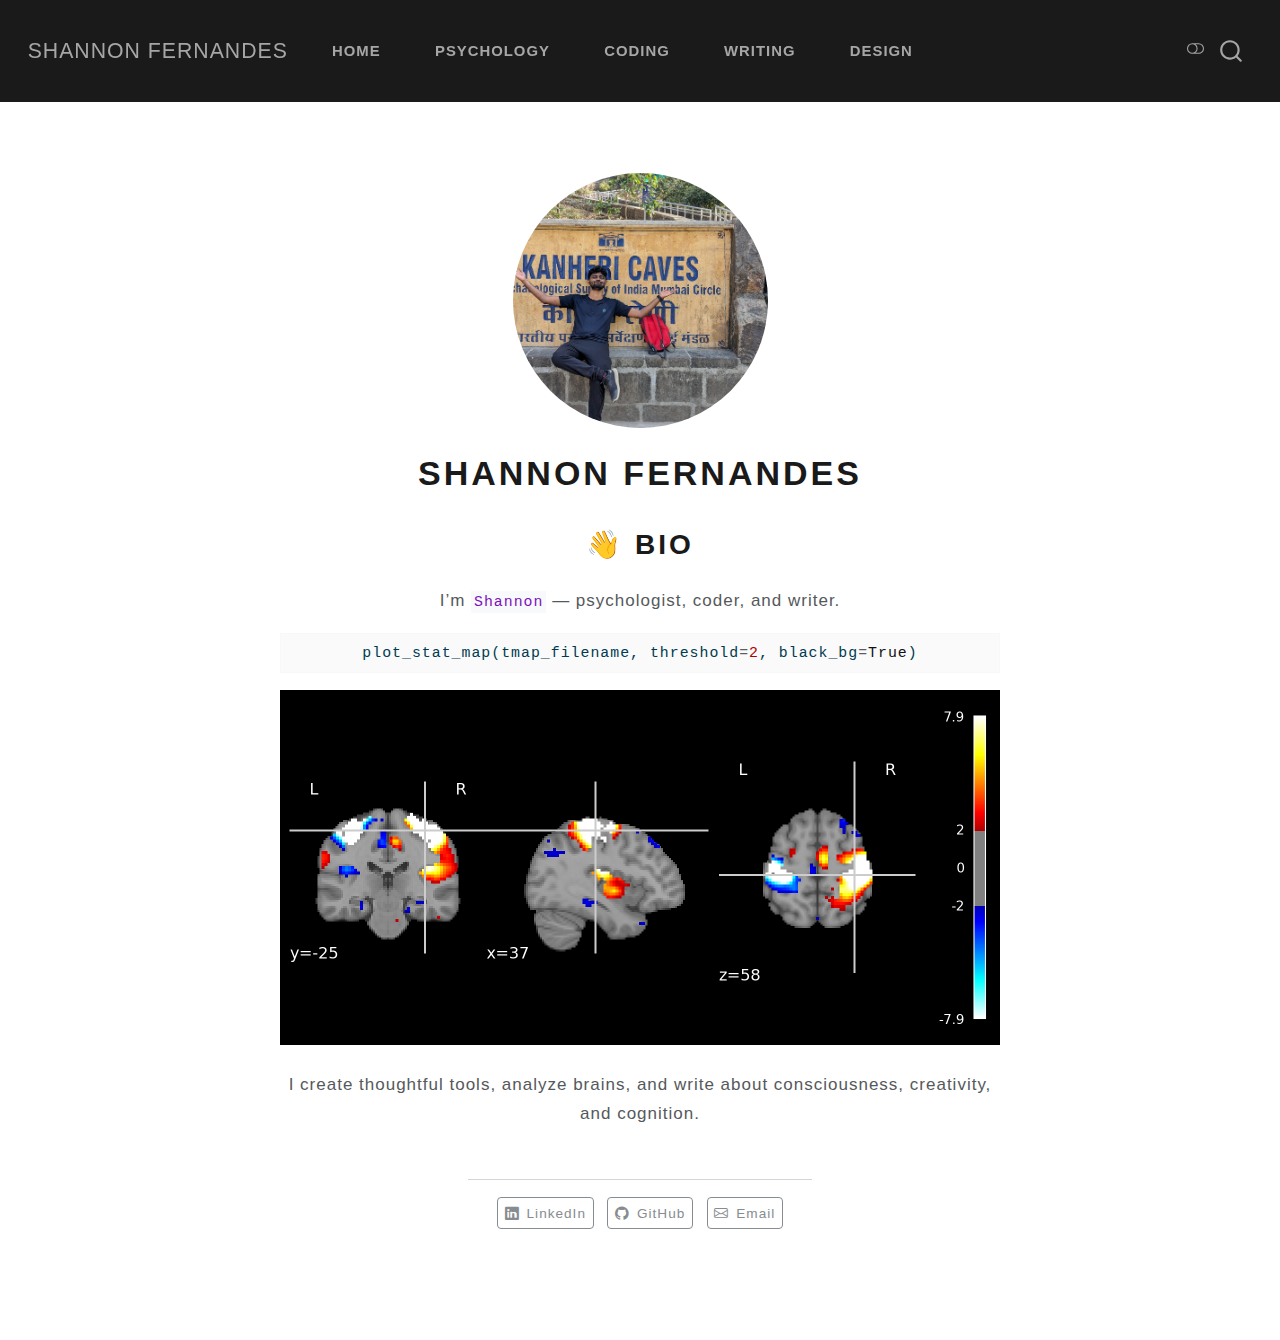
<file: portfolio/_site/index.html>
<!DOCTYPE html>
<html xmlns="http://www.w3.org/1999/xhtml" lang="en" xml:lang="en"><head>

<meta charset="utf-8">
<meta name="generator" content="quarto-1.7.29">

<meta name="viewport" content="width=device-width, initial-scale=1.0, user-scalable=yes">


<title>Shannon Fernandes</title>
<style>
code{white-space: pre-wrap;}
span.smallcaps{font-variant: small-caps;}
div.columns{display: flex; gap: min(4vw, 1.5em);}
div.column{flex: auto; overflow-x: auto;}
div.hanging-indent{margin-left: 1.5em; text-indent: -1.5em;}
ul.task-list{list-style: none;}
ul.task-list li input[type="checkbox"] {
  width: 0.8em;
  margin: 0 0.8em 0.2em -1em; /* quarto-specific, see https://github.com/quarto-dev/quarto-cli/issues/4556 */ 
  vertical-align: middle;
}
/* CSS for syntax highlighting */
html { -webkit-text-size-adjust: 100%; }
pre > code.sourceCode { white-space: pre; position: relative; }
pre > code.sourceCode > span { display: inline-block; line-height: 1.25; }
pre > code.sourceCode > span:empty { height: 1.2em; }
.sourceCode { overflow: visible; }
code.sourceCode > span { color: inherit; text-decoration: inherit; }
div.sourceCode { margin: 1em 0; }
pre.sourceCode { margin: 0; }
@media screen {
div.sourceCode { overflow: auto; }
}
@media print {
pre > code.sourceCode { white-space: pre-wrap; }
pre > code.sourceCode > span { text-indent: -5em; padding-left: 5em; }
}
pre.numberSource code
  { counter-reset: source-line 0; }
pre.numberSource code > span
  { position: relative; left: -4em; counter-increment: source-line; }
pre.numberSource code > span > a:first-child::before
  { content: counter(source-line);
    position: relative; left: -1em; text-align: right; vertical-align: baseline;
    border: none; display: inline-block;
    -webkit-touch-callout: none; -webkit-user-select: none;
    -khtml-user-select: none; -moz-user-select: none;
    -ms-user-select: none; user-select: none;
    padding: 0 4px; width: 4em;
  }
pre.numberSource { margin-left: 3em;  padding-left: 4px; }
div.sourceCode
  {   }
@media screen {
pre > code.sourceCode > span > a:first-child::before { text-decoration: underline; }
}
</style>


<script src="site_libs/quarto-nav/quarto-nav.js"></script>
<script src="site_libs/quarto-nav/headroom.min.js"></script>
<script src="site_libs/clipboard/clipboard.min.js"></script>
<script src="site_libs/quarto-search/autocomplete.umd.js"></script>
<script src="site_libs/quarto-search/fuse.min.js"></script>
<script src="site_libs/quarto-search/quarto-search.js"></script>
<meta name="quarto:offset" content="./">
<script src="site_libs/quarto-html/quarto.js" type="module"></script>
<script src="site_libs/quarto-html/tabsets/tabsets.js" type="module"></script>
<script src="site_libs/quarto-html/popper.min.js"></script>
<script src="site_libs/quarto-html/tippy.umd.min.js"></script>
<link href="site_libs/quarto-html/tippy.css" rel="stylesheet">
<link href="site_libs/quarto-html/quarto-syntax-highlighting-0815c480559380816a4d1ea211a47e91.css" rel="stylesheet" class="quarto-color-scheme" id="quarto-text-highlighting-styles">
<link href="site_libs/quarto-html/quarto-syntax-highlighting-dark-748b535e376f14d4692bf2b2e5fd6380.css" rel="stylesheet" class="quarto-color-scheme quarto-color-alternate" id="quarto-text-highlighting-styles">
<link href="site_libs/quarto-html/quarto-syntax-highlighting-0815c480559380816a4d1ea211a47e91.css" rel="stylesheet" class="quarto-color-scheme-extra" id="quarto-text-highlighting-styles">
<script src="site_libs/bootstrap/bootstrap.min.js"></script>
<link href="site_libs/bootstrap/bootstrap-icons.css" rel="stylesheet">
<link href="site_libs/bootstrap/bootstrap-be4e5ecc5ba8ebc9794bd07940f43ae4.min.css" rel="stylesheet" append-hash="true" class="quarto-color-scheme" id="quarto-bootstrap" data-mode="light">
<link href="site_libs/bootstrap/bootstrap-dark-0351bcd04177969782054d574274fd2e.min.css" rel="stylesheet" append-hash="true" class="quarto-color-scheme quarto-color-alternate" id="quarto-bootstrap" data-mode="dark">
<link href="site_libs/bootstrap/bootstrap-be4e5ecc5ba8ebc9794bd07940f43ae4.min.css" rel="stylesheet" append-hash="true" class="quarto-color-scheme-extra" id="quarto-bootstrap" data-mode="light">
<script id="quarto-search-options" type="application/json">{
  "location": "navbar",
  "copy-button": false,
  "collapse-after": 3,
  "panel-placement": "end",
  "type": "overlay",
  "limit": 50,
  "keyboard-shortcut": [
    "f",
    "/",
    "s"
  ],
  "show-item-context": false,
  "language": {
    "search-no-results-text": "No results",
    "search-matching-documents-text": "matching documents",
    "search-copy-link-title": "Copy link to search",
    "search-hide-matches-text": "Hide additional matches",
    "search-more-match-text": "more match in this document",
    "search-more-matches-text": "more matches in this document",
    "search-clear-button-title": "Clear",
    "search-text-placeholder": "",
    "search-detached-cancel-button-title": "Cancel",
    "search-submit-button-title": "Submit",
    "search-label": "Search"
  }
}</script>


<link rel="stylesheet" href="styles.css">
</head>

<body class="nav-fixed fullcontent quarto-light"><script id="quarto-html-before-body" type="application/javascript">
    const toggleBodyColorMode = (bsSheetEl) => {
      const mode = bsSheetEl.getAttribute("data-mode");
      const bodyEl = window.document.querySelector("body");
      if (mode === "dark") {
        bodyEl.classList.add("quarto-dark");
        bodyEl.classList.remove("quarto-light");
      } else {
        bodyEl.classList.add("quarto-light");
        bodyEl.classList.remove("quarto-dark");
      }
    }
    const toggleBodyColorPrimary = () => {
      const bsSheetEl = window.document.querySelector("link#quarto-bootstrap:not([rel=disabled-stylesheet])");
      if (bsSheetEl) {
        toggleBodyColorMode(bsSheetEl);
      }
    }
    const setColorSchemeToggle = (alternate) => {
      const toggles = window.document.querySelectorAll('.quarto-color-scheme-toggle');
      for (let i=0; i < toggles.length; i++) {
        const toggle = toggles[i];
        if (toggle) {
          if (alternate) {
            toggle.classList.add("alternate");
          } else {
            toggle.classList.remove("alternate");
          }
        }
      }
    };
    const toggleColorMode = (alternate) => {
      // Switch the stylesheets
      const primaryStylesheets = window.document.querySelectorAll('link.quarto-color-scheme:not(.quarto-color-alternate)');
      const alternateStylesheets = window.document.querySelectorAll('link.quarto-color-scheme.quarto-color-alternate');
      manageTransitions('#quarto-margin-sidebar .nav-link', false);
      if (alternate) {
        // note: dark is layered on light, we don't disable primary!
        enableStylesheet(alternateStylesheets);
        for (const sheetNode of alternateStylesheets) {
          if (sheetNode.id === "quarto-bootstrap") {
            toggleBodyColorMode(sheetNode);
          }
        }
      } else {
        disableStylesheet(alternateStylesheets);
        enableStylesheet(primaryStylesheets)
        toggleBodyColorPrimary();
      }
      manageTransitions('#quarto-margin-sidebar .nav-link', true);
      // Switch the toggles
      setColorSchemeToggle(alternate)
      // Hack to workaround the fact that safari doesn't
      // properly recolor the scrollbar when toggling (#1455)
      if (navigator.userAgent.indexOf('Safari') > 0 && navigator.userAgent.indexOf('Chrome') == -1) {
        manageTransitions("body", false);
        window.scrollTo(0, 1);
        setTimeout(() => {
          window.scrollTo(0, 0);
          manageTransitions("body", true);
        }, 40);
      }
    }
    const disableStylesheet = (stylesheets) => {
      for (let i=0; i < stylesheets.length; i++) {
        const stylesheet = stylesheets[i];
        stylesheet.rel = 'disabled-stylesheet';
      }
    }
    const enableStylesheet = (stylesheets) => {
      for (let i=0; i < stylesheets.length; i++) {
        const stylesheet = stylesheets[i];
        if(stylesheet.rel !== 'stylesheet') { // for Chrome, which will still FOUC without this check
          stylesheet.rel = 'stylesheet';
        }
      }
    }
    const manageTransitions = (selector, allowTransitions) => {
      const els = window.document.querySelectorAll(selector);
      for (let i=0; i < els.length; i++) {
        const el = els[i];
        if (allowTransitions) {
          el.classList.remove('notransition');
        } else {
          el.classList.add('notransition');
        }
      }
    }
    const isFileUrl = () => {
      return window.location.protocol === 'file:';
    }
    const hasAlternateSentinel = () => {
      let styleSentinel = getColorSchemeSentinel();
      if (styleSentinel !== null) {
        return styleSentinel === "alternate";
      } else {
        return false;
      }
    }
    const setStyleSentinel = (alternate) => {
      const value = alternate ? "alternate" : "default";
      if (!isFileUrl()) {
        window.localStorage.setItem("quarto-color-scheme", value);
      } else {
        localAlternateSentinel = value;
      }
    }
    const getColorSchemeSentinel = () => {
      if (!isFileUrl()) {
        const storageValue = window.localStorage.getItem("quarto-color-scheme");
        return storageValue != null ? storageValue : localAlternateSentinel;
      } else {
        return localAlternateSentinel;
      }
    }
    const toggleGiscusIfUsed = (isAlternate, darkModeDefault) => {
      const baseTheme = document.querySelector('#giscus-base-theme')?.value ?? 'light';
      const alternateTheme = document.querySelector('#giscus-alt-theme')?.value ?? 'dark';
      let newTheme = '';
      if(authorPrefersDark) {
        newTheme = isAlternate ? baseTheme : alternateTheme;
      } else {
        newTheme = isAlternate ? alternateTheme : baseTheme;
      }
      const changeGiscusTheme = () => {
        // From: https://github.com/giscus/giscus/issues/336
        const sendMessage = (message) => {
          const iframe = document.querySelector('iframe.giscus-frame');
          if (!iframe) return;
          iframe.contentWindow.postMessage({ giscus: message }, 'https://giscus.app');
        }
        sendMessage({
          setConfig: {
            theme: newTheme
          }
        });
      }
      const isGiscussLoaded = window.document.querySelector('iframe.giscus-frame') !== null;
      if (isGiscussLoaded) {
        changeGiscusTheme();
      }
    };
    const authorPrefersDark = false;
    const darkModeDefault = authorPrefersDark;
      document.querySelector('link#quarto-text-highlighting-styles.quarto-color-scheme-extra').rel = 'disabled-stylesheet';
      document.querySelector('link#quarto-bootstrap.quarto-color-scheme-extra').rel = 'disabled-stylesheet';
    let localAlternateSentinel = darkModeDefault ? 'alternate' : 'default';
    // Dark / light mode switch
    window.quartoToggleColorScheme = () => {
      // Read the current dark / light value
      let toAlternate = !hasAlternateSentinel();
      toggleColorMode(toAlternate);
      setStyleSentinel(toAlternate);
      toggleGiscusIfUsed(toAlternate, darkModeDefault);
    };
    // Switch to dark mode if need be
    if (hasAlternateSentinel()) {
      toggleColorMode(true);
    } else {
      toggleColorMode(false);
    }
  </script>

<div id="quarto-search-results"></div>
  <header id="quarto-header" class="headroom fixed-top">
    <nav class="navbar navbar-expand-lg " data-bs-theme="dark">
      <div class="navbar-container container-fluid">
      <div class="navbar-brand-container mx-auto">
    <a class="navbar-brand" href="./index.html">
    <span class="navbar-title">Shannon Fernandes</span>
    </a>
  </div>
            <div id="quarto-search" class="" title="Search"></div>
          <button class="navbar-toggler" type="button" data-bs-toggle="collapse" data-bs-target="#navbarCollapse" aria-controls="navbarCollapse" role="menu" aria-expanded="false" aria-label="Toggle navigation" onclick="if (window.quartoToggleHeadroom) { window.quartoToggleHeadroom(); }">
  <span class="navbar-toggler-icon"></span>
</button>
          <div class="collapse navbar-collapse" id="navbarCollapse">
            <ul class="navbar-nav navbar-nav-scroll me-auto">
  <li class="nav-item">
    <a class="nav-link active" href="./index.html" aria-current="page"> 
<span class="menu-text">Home</span></a>
  </li>  
  <li class="nav-item">
    <a class="nav-link" href="./interests/psychology.qmd"> 
<span class="menu-text">Psychology</span></a>
  </li>  
  <li class="nav-item">
    <a class="nav-link" href="./interests/coding.qmd"> 
<span class="menu-text">Coding</span></a>
  </li>  
  <li class="nav-item">
    <a class="nav-link" href="./interests/writing.qmd"> 
<span class="menu-text">Writing</span></a>
  </li>  
  <li class="nav-item">
    <a class="nav-link" href="./interests/design.qmd"> 
<span class="menu-text">Design</span></a>
  </li>  
</ul>
          </div> <!-- /navcollapse -->
            <div class="quarto-navbar-tools">
  <a href="" class="quarto-color-scheme-toggle quarto-navigation-tool  px-1" onclick="window.quartoToggleColorScheme(); return false;" title="Toggle dark mode"><i class="bi"></i></a>
</div>
      </div> <!-- /container-fluid -->
    </nav>
</header>
<!-- content -->
<div id="quarto-content" class="quarto-container page-columns page-rows-contents page-layout-article page-navbar">
<!-- sidebar -->
<!-- margin-sidebar -->
    
<!-- main -->
<div class="quarto-about-jolla">
  <img src="profile.jpeg" class="about-image
  round " style="height: 15em; width: 15em;">
 <header id="title-block-header" class="quarto-title-block default">
<div class="quarto-title">
<h1 class="title">Shannon Fernandes</h1>
</div>
<div class="quarto-title-meta">
  </div>
</header><main class="content" id="quarto-document-content">

<section id="bio" class="level2">
<h2 data-anchor-id="bio">👋 Bio</h2>
<p>I’m <code>Shannon</code> — psychologist, coder, and writer.</p>
<div id="2aba6801" class="cell" data-execution_count="2">
<div class="sourceCode cell-code" id="cb1"><pre class="sourceCode python code-with-copy"><code class="sourceCode python"><span id="cb1-1"><a href="#cb1-1" aria-hidden="true" tabindex="-1"></a>plot_stat_map(tmap_filename, threshold<span class="op">=</span><span class="dv">2</span>, black_bg<span class="op">=</span><span class="va">True</span>)</span></code><button title="Copy to Clipboard" class="code-copy-button"><i class="bi"></i></button></pre></div>
<div class="cell-output cell-output-display">
<div>
<figure class="figure">
<p><img src="index_files/figure-html/cell-3-output-1.png" width="720" height="355" class="figure-img"></p>
</figure>
</div>
</div>
</div>
<p>I create thoughtful tools, analyze brains, and write about consciousness, creativity, and cognition.</p>


</section>
</main> 
  <hr class="about-sep">
   <div class="about-links">
  <a href="https://www.linkedin.com/in/shannonfernandes" class="about-link" rel="" target="">
    <i class="bi bi-linkedin"></i>
     <span class="about-link-text">LinkedIn</span>
  </a>
  <a href="https://github.com/shannonfernandes" class="about-link" rel="" target="">
    <i class="bi bi-github"></i>
     <span class="about-link-text">GitHub</span>
  </a>
  <a href="mailto:shannon@example.com" class="about-link" rel="" target="">
    <i class="bi bi-envelope"></i>
     <span class="about-link-text">Email</span>
  </a>
</div>
</div>
 <!-- /main -->
<script id="quarto-html-after-body" type="application/javascript">
  window.document.addEventListener("DOMContentLoaded", function (event) {
    // Ensure there is a toggle, if there isn't float one in the top right
    if (window.document.querySelector('.quarto-color-scheme-toggle') === null) {
      const a = window.document.createElement('a');
      a.classList.add('top-right');
      a.classList.add('quarto-color-scheme-toggle');
      a.href = "";
      a.onclick = function() { try { window.quartoToggleColorScheme(); } catch {} return false; };
      const i = window.document.createElement("i");
      i.classList.add('bi');
      a.appendChild(i);
      window.document.body.appendChild(a);
    }
    setColorSchemeToggle(hasAlternateSentinel())
    const isCodeAnnotation = (el) => {
      for (const clz of el.classList) {
        if (clz.startsWith('code-annotation-')) {                     
          return true;
        }
      }
      return false;
    }
    const onCopySuccess = function(e) {
      // button target
      const button = e.trigger;
      // don't keep focus
      button.blur();
      // flash "checked"
      button.classList.add('code-copy-button-checked');
      var currentTitle = button.getAttribute("title");
      button.setAttribute("title", "Copied!");
      let tooltip;
      if (window.bootstrap) {
        button.setAttribute("data-bs-toggle", "tooltip");
        button.setAttribute("data-bs-placement", "left");
        button.setAttribute("data-bs-title", "Copied!");
        tooltip = new bootstrap.Tooltip(button, 
          { trigger: "manual", 
            customClass: "code-copy-button-tooltip",
            offset: [0, -8]});
        tooltip.show();    
      }
      setTimeout(function() {
        if (tooltip) {
          tooltip.hide();
          button.removeAttribute("data-bs-title");
          button.removeAttribute("data-bs-toggle");
          button.removeAttribute("data-bs-placement");
        }
        button.setAttribute("title", currentTitle);
        button.classList.remove('code-copy-button-checked');
      }, 1000);
      // clear code selection
      e.clearSelection();
    }
    const getTextToCopy = function(trigger) {
        const codeEl = trigger.previousElementSibling.cloneNode(true);
        for (const childEl of codeEl.children) {
          if (isCodeAnnotation(childEl)) {
            childEl.remove();
          }
        }
        return codeEl.innerText;
    }
    const clipboard = new window.ClipboardJS('.code-copy-button:not([data-in-quarto-modal])', {
      text: getTextToCopy
    });
    clipboard.on('success', onCopySuccess);
    if (window.document.getElementById('quarto-embedded-source-code-modal')) {
      const clipboardModal = new window.ClipboardJS('.code-copy-button[data-in-quarto-modal]', {
        text: getTextToCopy,
        container: window.document.getElementById('quarto-embedded-source-code-modal')
      });
      clipboardModal.on('success', onCopySuccess);
    }
      var localhostRegex = new RegExp(/^(?:http|https):\/\/localhost\:?[0-9]*\//);
      var mailtoRegex = new RegExp(/^mailto:/);
        var filterRegex = new RegExp('/' + window.location.host + '/');
      var isInternal = (href) => {
          return filterRegex.test(href) || localhostRegex.test(href) || mailtoRegex.test(href);
      }
      // Inspect non-navigation links and adorn them if external
     var links = window.document.querySelectorAll('a[href]:not(.nav-link):not(.navbar-brand):not(.toc-action):not(.sidebar-link):not(.sidebar-item-toggle):not(.pagination-link):not(.no-external):not([aria-hidden]):not(.dropdown-item):not(.quarto-navigation-tool):not(.about-link)');
      for (var i=0; i<links.length; i++) {
        const link = links[i];
        if (!isInternal(link.href)) {
          // undo the damage that might have been done by quarto-nav.js in the case of
          // links that we want to consider external
          if (link.dataset.originalHref !== undefined) {
            link.href = link.dataset.originalHref;
          }
        }
      }
    function tippyHover(el, contentFn, onTriggerFn, onUntriggerFn) {
      const config = {
        allowHTML: true,
        maxWidth: 500,
        delay: 100,
        arrow: false,
        appendTo: function(el) {
            return el.parentElement;
        },
        interactive: true,
        interactiveBorder: 10,
        theme: 'quarto',
        placement: 'bottom-start',
      };
      if (contentFn) {
        config.content = contentFn;
      }
      if (onTriggerFn) {
        config.onTrigger = onTriggerFn;
      }
      if (onUntriggerFn) {
        config.onUntrigger = onUntriggerFn;
      }
      window.tippy(el, config); 
    }
    const noterefs = window.document.querySelectorAll('a[role="doc-noteref"]');
    for (var i=0; i<noterefs.length; i++) {
      const ref = noterefs[i];
      tippyHover(ref, function() {
        // use id or data attribute instead here
        let href = ref.getAttribute('data-footnote-href') || ref.getAttribute('href');
        try { href = new URL(href).hash; } catch {}
        const id = href.replace(/^#\/?/, "");
        const note = window.document.getElementById(id);
        if (note) {
          return note.innerHTML;
        } else {
          return "";
        }
      });
    }
    const xrefs = window.document.querySelectorAll('a.quarto-xref');
    const processXRef = (id, note) => {
      // Strip column container classes
      const stripColumnClz = (el) => {
        el.classList.remove("page-full", "page-columns");
        if (el.children) {
          for (const child of el.children) {
            stripColumnClz(child);
          }
        }
      }
      stripColumnClz(note)
      if (id === null || id.startsWith('sec-')) {
        // Special case sections, only their first couple elements
        const container = document.createElement("div");
        if (note.children && note.children.length > 2) {
          container.appendChild(note.children[0].cloneNode(true));
          for (let i = 1; i < note.children.length; i++) {
            const child = note.children[i];
            if (child.tagName === "P" && child.innerText === "") {
              continue;
            } else {
              container.appendChild(child.cloneNode(true));
              break;
            }
          }
          if (window.Quarto?.typesetMath) {
            window.Quarto.typesetMath(container);
          }
          return container.innerHTML
        } else {
          if (window.Quarto?.typesetMath) {
            window.Quarto.typesetMath(note);
          }
          return note.innerHTML;
        }
      } else {
        // Remove any anchor links if they are present
        const anchorLink = note.querySelector('a.anchorjs-link');
        if (anchorLink) {
          anchorLink.remove();
        }
        if (window.Quarto?.typesetMath) {
          window.Quarto.typesetMath(note);
        }
        if (note.classList.contains("callout")) {
          return note.outerHTML;
        } else {
          return note.innerHTML;
        }
      }
    }
    for (var i=0; i<xrefs.length; i++) {
      const xref = xrefs[i];
      tippyHover(xref, undefined, function(instance) {
        instance.disable();
        let url = xref.getAttribute('href');
        let hash = undefined; 
        if (url.startsWith('#')) {
          hash = url;
        } else {
          try { hash = new URL(url).hash; } catch {}
        }
        if (hash) {
          const id = hash.replace(/^#\/?/, "");
          const note = window.document.getElementById(id);
          if (note !== null) {
            try {
              const html = processXRef(id, note.cloneNode(true));
              instance.setContent(html);
            } finally {
              instance.enable();
              instance.show();
            }
          } else {
            // See if we can fetch this
            fetch(url.split('#')[0])
            .then(res => res.text())
            .then(html => {
              const parser = new DOMParser();
              const htmlDoc = parser.parseFromString(html, "text/html");
              const note = htmlDoc.getElementById(id);
              if (note !== null) {
                const html = processXRef(id, note);
                instance.setContent(html);
              } 
            }).finally(() => {
              instance.enable();
              instance.show();
            });
          }
        } else {
          // See if we can fetch a full url (with no hash to target)
          // This is a special case and we should probably do some content thinning / targeting
          fetch(url)
          .then(res => res.text())
          .then(html => {
            const parser = new DOMParser();
            const htmlDoc = parser.parseFromString(html, "text/html");
            const note = htmlDoc.querySelector('main.content');
            if (note !== null) {
              // This should only happen for chapter cross references
              // (since there is no id in the URL)
              // remove the first header
              if (note.children.length > 0 && note.children[0].tagName === "HEADER") {
                note.children[0].remove();
              }
              const html = processXRef(null, note);
              instance.setContent(html);
            } 
          }).finally(() => {
            instance.enable();
            instance.show();
          });
        }
      }, function(instance) {
      });
    }
        let selectedAnnoteEl;
        const selectorForAnnotation = ( cell, annotation) => {
          let cellAttr = 'data-code-cell="' + cell + '"';
          let lineAttr = 'data-code-annotation="' +  annotation + '"';
          const selector = 'span[' + cellAttr + '][' + lineAttr + ']';
          return selector;
        }
        const selectCodeLines = (annoteEl) => {
          const doc = window.document;
          const targetCell = annoteEl.getAttribute("data-target-cell");
          const targetAnnotation = annoteEl.getAttribute("data-target-annotation");
          const annoteSpan = window.document.querySelector(selectorForAnnotation(targetCell, targetAnnotation));
          const lines = annoteSpan.getAttribute("data-code-lines").split(",");
          const lineIds = lines.map((line) => {
            return targetCell + "-" + line;
          })
          let top = null;
          let height = null;
          let parent = null;
          if (lineIds.length > 0) {
              //compute the position of the single el (top and bottom and make a div)
              const el = window.document.getElementById(lineIds[0]);
              top = el.offsetTop;
              height = el.offsetHeight;
              parent = el.parentElement.parentElement;
            if (lineIds.length > 1) {
              const lastEl = window.document.getElementById(lineIds[lineIds.length - 1]);
              const bottom = lastEl.offsetTop + lastEl.offsetHeight;
              height = bottom - top;
            }
            if (top !== null && height !== null && parent !== null) {
              // cook up a div (if necessary) and position it 
              let div = window.document.getElementById("code-annotation-line-highlight");
              if (div === null) {
                div = window.document.createElement("div");
                div.setAttribute("id", "code-annotation-line-highlight");
                div.style.position = 'absolute';
                parent.appendChild(div);
              }
              div.style.top = top - 2 + "px";
              div.style.height = height + 4 + "px";
              div.style.left = 0;
              let gutterDiv = window.document.getElementById("code-annotation-line-highlight-gutter");
              if (gutterDiv === null) {
                gutterDiv = window.document.createElement("div");
                gutterDiv.setAttribute("id", "code-annotation-line-highlight-gutter");
                gutterDiv.style.position = 'absolute';
                const codeCell = window.document.getElementById(targetCell);
                const gutter = codeCell.querySelector('.code-annotation-gutter');
                gutter.appendChild(gutterDiv);
              }
              gutterDiv.style.top = top - 2 + "px";
              gutterDiv.style.height = height + 4 + "px";
            }
            selectedAnnoteEl = annoteEl;
          }
        };
        const unselectCodeLines = () => {
          const elementsIds = ["code-annotation-line-highlight", "code-annotation-line-highlight-gutter"];
          elementsIds.forEach((elId) => {
            const div = window.document.getElementById(elId);
            if (div) {
              div.remove();
            }
          });
          selectedAnnoteEl = undefined;
        };
          // Handle positioning of the toggle
      window.addEventListener(
        "resize",
        throttle(() => {
          elRect = undefined;
          if (selectedAnnoteEl) {
            selectCodeLines(selectedAnnoteEl);
          }
        }, 10)
      );
      function throttle(fn, ms) {
      let throttle = false;
      let timer;
        return (...args) => {
          if(!throttle) { // first call gets through
              fn.apply(this, args);
              throttle = true;
          } else { // all the others get throttled
              if(timer) clearTimeout(timer); // cancel #2
              timer = setTimeout(() => {
                fn.apply(this, args);
                timer = throttle = false;
              }, ms);
          }
        };
      }
        // Attach click handler to the DT
        const annoteDls = window.document.querySelectorAll('dt[data-target-cell]');
        for (const annoteDlNode of annoteDls) {
          annoteDlNode.addEventListener('click', (event) => {
            const clickedEl = event.target;
            if (clickedEl !== selectedAnnoteEl) {
              unselectCodeLines();
              const activeEl = window.document.querySelector('dt[data-target-cell].code-annotation-active');
              if (activeEl) {
                activeEl.classList.remove('code-annotation-active');
              }
              selectCodeLines(clickedEl);
              clickedEl.classList.add('code-annotation-active');
            } else {
              // Unselect the line
              unselectCodeLines();
              clickedEl.classList.remove('code-annotation-active');
            }
          });
        }
    const findCites = (el) => {
      const parentEl = el.parentElement;
      if (parentEl) {
        const cites = parentEl.dataset.cites;
        if (cites) {
          return {
            el,
            cites: cites.split(' ')
          };
        } else {
          return findCites(el.parentElement)
        }
      } else {
        return undefined;
      }
    };
    var bibliorefs = window.document.querySelectorAll('a[role="doc-biblioref"]');
    for (var i=0; i<bibliorefs.length; i++) {
      const ref = bibliorefs[i];
      const citeInfo = findCites(ref);
      if (citeInfo) {
        tippyHover(citeInfo.el, function() {
          var popup = window.document.createElement('div');
          citeInfo.cites.forEach(function(cite) {
            var citeDiv = window.document.createElement('div');
            citeDiv.classList.add('hanging-indent');
            citeDiv.classList.add('csl-entry');
            var biblioDiv = window.document.getElementById('ref-' + cite);
            if (biblioDiv) {
              citeDiv.innerHTML = biblioDiv.innerHTML;
            }
            popup.appendChild(citeDiv);
          });
          return popup.innerHTML;
        });
      }
    }
  });
  </script>
</div> <!-- /content -->




</body></html>
</file>
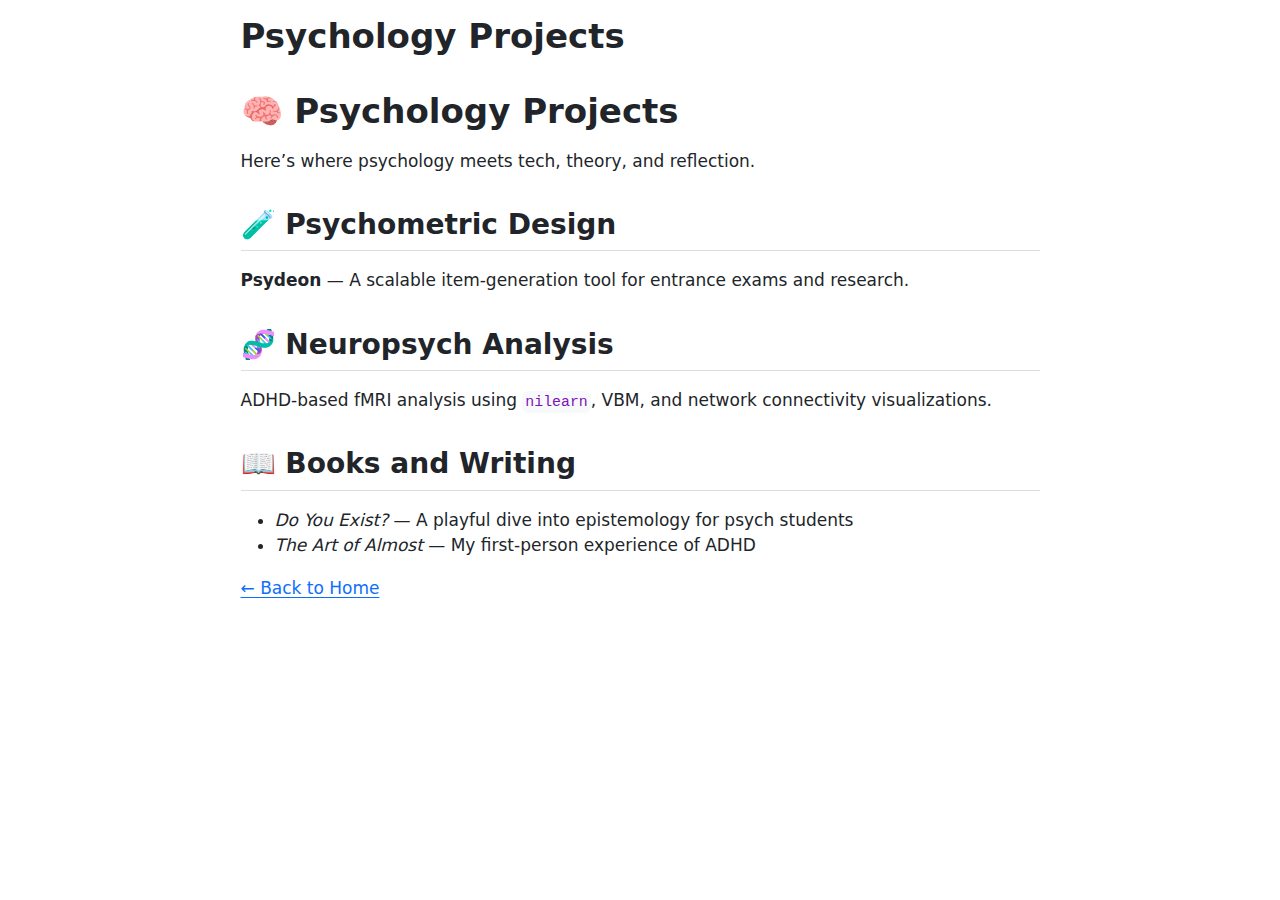
<file: psychology.html>
<!DOCTYPE html>
<html xmlns="http://www.w3.org/1999/xhtml" lang="en" xml:lang="en"><head>

<meta charset="utf-8">
<meta name="generator" content="quarto-1.7.29">

<meta name="viewport" content="width=device-width, initial-scale=1.0, user-scalable=yes">


<title>Psychology Projects</title>
<style>
code{white-space: pre-wrap;}
span.smallcaps{font-variant: small-caps;}
div.columns{display: flex; gap: min(4vw, 1.5em);}
div.column{flex: auto; overflow-x: auto;}
div.hanging-indent{margin-left: 1.5em; text-indent: -1.5em;}
ul.task-list{list-style: none;}
ul.task-list li input[type="checkbox"] {
  width: 0.8em;
  margin: 0 0.8em 0.2em -1em; /* quarto-specific, see https://github.com/quarto-dev/quarto-cli/issues/4556 */ 
  vertical-align: middle;
}
</style>


<script src="psychology_files/libs/clipboard/clipboard.min.js"></script>
<script src="psychology_files/libs/quarto-html/quarto.js" type="module"></script>
<script src="psychology_files/libs/quarto-html/tabsets/tabsets.js" type="module"></script>
<script src="psychology_files/libs/quarto-html/popper.min.js"></script>
<script src="psychology_files/libs/quarto-html/tippy.umd.min.js"></script>
<script src="psychology_files/libs/quarto-html/anchor.min.js"></script>
<link href="psychology_files/libs/quarto-html/tippy.css" rel="stylesheet">
<link href="psychology_files/libs/quarto-html/quarto-syntax-highlighting-0815c480559380816a4d1ea211a47e91.css" rel="stylesheet" id="quarto-text-highlighting-styles">
<script src="psychology_files/libs/bootstrap/bootstrap.min.js"></script>
<link href="psychology_files/libs/bootstrap/bootstrap-icons.css" rel="stylesheet">
<link href="psychology_files/libs/bootstrap/bootstrap-2546a5edb573abd25b53f29b13f71942.min.css" rel="stylesheet" append-hash="true" id="quarto-bootstrap" data-mode="light">


</head>

<body class="fullcontent quarto-light">

<div id="quarto-content" class="page-columns page-rows-contents page-layout-article">

<main class="content" id="quarto-document-content">

<header id="title-block-header" class="quarto-title-block default">
<div class="quarto-title">
<h1 class="title">Psychology Projects</h1>
</div>



<div class="quarto-title-meta">

    
  
    
  </div>
  


</header>


<section id="psychology-projects" class="level1">
<h1>🧠 Psychology Projects</h1>
<p>Here’s where psychology meets tech, theory, and reflection.</p>
<section id="psychometric-design" class="level2">
<h2 class="anchored" data-anchor-id="psychometric-design">🧪 Psychometric Design</h2>
<p><strong>Psydeon</strong> — A scalable item-generation tool for entrance exams and research.</p>
</section>
<section id="neuropsych-analysis" class="level2">
<h2 class="anchored" data-anchor-id="neuropsych-analysis">🧬 Neuropsych Analysis</h2>
<p>ADHD-based fMRI analysis using <code>nilearn</code>, VBM, and network connectivity visualizations.</p>
</section>
<section id="books-and-writing" class="level2">
<h2 class="anchored" data-anchor-id="books-and-writing">📖 Books and Writing</h2>
<ul>
<li><em>Do You Exist?</em> — A playful dive into epistemology for psych students<br>
</li>
<li><em>The Art of Almost</em> — My first-person experience of ADHD</li>
</ul>
<p><a href="../index.qmd">← Back to Home</a></p>
</section>
</section>

</main>
<!-- /main column -->
<script id="quarto-html-after-body" type="application/javascript">
  window.document.addEventListener("DOMContentLoaded", function (event) {
    const icon = "";
    const anchorJS = new window.AnchorJS();
    anchorJS.options = {
      placement: 'right',
      icon: icon
    };
    anchorJS.add('.anchored');
    const isCodeAnnotation = (el) => {
      for (const clz of el.classList) {
        if (clz.startsWith('code-annotation-')) {                     
          return true;
        }
      }
      return false;
    }
    const onCopySuccess = function(e) {
      // button target
      const button = e.trigger;
      // don't keep focus
      button.blur();
      // flash "checked"
      button.classList.add('code-copy-button-checked');
      var currentTitle = button.getAttribute("title");
      button.setAttribute("title", "Copied!");
      let tooltip;
      if (window.bootstrap) {
        button.setAttribute("data-bs-toggle", "tooltip");
        button.setAttribute("data-bs-placement", "left");
        button.setAttribute("data-bs-title", "Copied!");
        tooltip = new bootstrap.Tooltip(button, 
          { trigger: "manual", 
            customClass: "code-copy-button-tooltip",
            offset: [0, -8]});
        tooltip.show();    
      }
      setTimeout(function() {
        if (tooltip) {
          tooltip.hide();
          button.removeAttribute("data-bs-title");
          button.removeAttribute("data-bs-toggle");
          button.removeAttribute("data-bs-placement");
        }
        button.setAttribute("title", currentTitle);
        button.classList.remove('code-copy-button-checked');
      }, 1000);
      // clear code selection
      e.clearSelection();
    }
    const getTextToCopy = function(trigger) {
        const codeEl = trigger.previousElementSibling.cloneNode(true);
        for (const childEl of codeEl.children) {
          if (isCodeAnnotation(childEl)) {
            childEl.remove();
          }
        }
        return codeEl.innerText;
    }
    const clipboard = new window.ClipboardJS('.code-copy-button:not([data-in-quarto-modal])', {
      text: getTextToCopy
    });
    clipboard.on('success', onCopySuccess);
    if (window.document.getElementById('quarto-embedded-source-code-modal')) {
      const clipboardModal = new window.ClipboardJS('.code-copy-button[data-in-quarto-modal]', {
        text: getTextToCopy,
        container: window.document.getElementById('quarto-embedded-source-code-modal')
      });
      clipboardModal.on('success', onCopySuccess);
    }
      var localhostRegex = new RegExp(/^(?:http|https):\/\/localhost\:?[0-9]*\//);
      var mailtoRegex = new RegExp(/^mailto:/);
        var filterRegex = new RegExp('/' + window.location.host + '/');
      var isInternal = (href) => {
          return filterRegex.test(href) || localhostRegex.test(href) || mailtoRegex.test(href);
      }
      // Inspect non-navigation links and adorn them if external
     var links = window.document.querySelectorAll('a[href]:not(.nav-link):not(.navbar-brand):not(.toc-action):not(.sidebar-link):not(.sidebar-item-toggle):not(.pagination-link):not(.no-external):not([aria-hidden]):not(.dropdown-item):not(.quarto-navigation-tool):not(.about-link)');
      for (var i=0; i<links.length; i++) {
        const link = links[i];
        if (!isInternal(link.href)) {
          // undo the damage that might have been done by quarto-nav.js in the case of
          // links that we want to consider external
          if (link.dataset.originalHref !== undefined) {
            link.href = link.dataset.originalHref;
          }
        }
      }
    function tippyHover(el, contentFn, onTriggerFn, onUntriggerFn) {
      const config = {
        allowHTML: true,
        maxWidth: 500,
        delay: 100,
        arrow: false,
        appendTo: function(el) {
            return el.parentElement;
        },
        interactive: true,
        interactiveBorder: 10,
        theme: 'quarto',
        placement: 'bottom-start',
      };
      if (contentFn) {
        config.content = contentFn;
      }
      if (onTriggerFn) {
        config.onTrigger = onTriggerFn;
      }
      if (onUntriggerFn) {
        config.onUntrigger = onUntriggerFn;
      }
      window.tippy(el, config); 
    }
    const noterefs = window.document.querySelectorAll('a[role="doc-noteref"]');
    for (var i=0; i<noterefs.length; i++) {
      const ref = noterefs[i];
      tippyHover(ref, function() {
        // use id or data attribute instead here
        let href = ref.getAttribute('data-footnote-href') || ref.getAttribute('href');
        try { href = new URL(href).hash; } catch {}
        const id = href.replace(/^#\/?/, "");
        const note = window.document.getElementById(id);
        if (note) {
          return note.innerHTML;
        } else {
          return "";
        }
      });
    }
    const xrefs = window.document.querySelectorAll('a.quarto-xref');
    const processXRef = (id, note) => {
      // Strip column container classes
      const stripColumnClz = (el) => {
        el.classList.remove("page-full", "page-columns");
        if (el.children) {
          for (const child of el.children) {
            stripColumnClz(child);
          }
        }
      }
      stripColumnClz(note)
      if (id === null || id.startsWith('sec-')) {
        // Special case sections, only their first couple elements
        const container = document.createElement("div");
        if (note.children && note.children.length > 2) {
          container.appendChild(note.children[0].cloneNode(true));
          for (let i = 1; i < note.children.length; i++) {
            const child = note.children[i];
            if (child.tagName === "P" && child.innerText === "") {
              continue;
            } else {
              container.appendChild(child.cloneNode(true));
              break;
            }
          }
          if (window.Quarto?.typesetMath) {
            window.Quarto.typesetMath(container);
          }
          return container.innerHTML
        } else {
          if (window.Quarto?.typesetMath) {
            window.Quarto.typesetMath(note);
          }
          return note.innerHTML;
        }
      } else {
        // Remove any anchor links if they are present
        const anchorLink = note.querySelector('a.anchorjs-link');
        if (anchorLink) {
          anchorLink.remove();
        }
        if (window.Quarto?.typesetMath) {
          window.Quarto.typesetMath(note);
        }
        if (note.classList.contains("callout")) {
          return note.outerHTML;
        } else {
          return note.innerHTML;
        }
      }
    }
    for (var i=0; i<xrefs.length; i++) {
      const xref = xrefs[i];
      tippyHover(xref, undefined, function(instance) {
        instance.disable();
        let url = xref.getAttribute('href');
        let hash = undefined; 
        if (url.startsWith('#')) {
          hash = url;
        } else {
          try { hash = new URL(url).hash; } catch {}
        }
        if (hash) {
          const id = hash.replace(/^#\/?/, "");
          const note = window.document.getElementById(id);
          if (note !== null) {
            try {
              const html = processXRef(id, note.cloneNode(true));
              instance.setContent(html);
            } finally {
              instance.enable();
              instance.show();
            }
          } else {
            // See if we can fetch this
            fetch(url.split('#')[0])
            .then(res => res.text())
            .then(html => {
              const parser = new DOMParser();
              const htmlDoc = parser.parseFromString(html, "text/html");
              const note = htmlDoc.getElementById(id);
              if (note !== null) {
                const html = processXRef(id, note);
                instance.setContent(html);
              } 
            }).finally(() => {
              instance.enable();
              instance.show();
            });
          }
        } else {
          // See if we can fetch a full url (with no hash to target)
          // This is a special case and we should probably do some content thinning / targeting
          fetch(url)
          .then(res => res.text())
          .then(html => {
            const parser = new DOMParser();
            const htmlDoc = parser.parseFromString(html, "text/html");
            const note = htmlDoc.querySelector('main.content');
            if (note !== null) {
              // This should only happen for chapter cross references
              // (since there is no id in the URL)
              // remove the first header
              if (note.children.length > 0 && note.children[0].tagName === "HEADER") {
                note.children[0].remove();
              }
              const html = processXRef(null, note);
              instance.setContent(html);
            } 
          }).finally(() => {
            instance.enable();
            instance.show();
          });
        }
      }, function(instance) {
      });
    }
        let selectedAnnoteEl;
        const selectorForAnnotation = ( cell, annotation) => {
          let cellAttr = 'data-code-cell="' + cell + '"';
          let lineAttr = 'data-code-annotation="' +  annotation + '"';
          const selector = 'span[' + cellAttr + '][' + lineAttr + ']';
          return selector;
        }
        const selectCodeLines = (annoteEl) => {
          const doc = window.document;
          const targetCell = annoteEl.getAttribute("data-target-cell");
          const targetAnnotation = annoteEl.getAttribute("data-target-annotation");
          const annoteSpan = window.document.querySelector(selectorForAnnotation(targetCell, targetAnnotation));
          const lines = annoteSpan.getAttribute("data-code-lines").split(",");
          const lineIds = lines.map((line) => {
            return targetCell + "-" + line;
          })
          let top = null;
          let height = null;
          let parent = null;
          if (lineIds.length > 0) {
              //compute the position of the single el (top and bottom and make a div)
              const el = window.document.getElementById(lineIds[0]);
              top = el.offsetTop;
              height = el.offsetHeight;
              parent = el.parentElement.parentElement;
            if (lineIds.length > 1) {
              const lastEl = window.document.getElementById(lineIds[lineIds.length - 1]);
              const bottom = lastEl.offsetTop + lastEl.offsetHeight;
              height = bottom - top;
            }
            if (top !== null && height !== null && parent !== null) {
              // cook up a div (if necessary) and position it 
              let div = window.document.getElementById("code-annotation-line-highlight");
              if (div === null) {
                div = window.document.createElement("div");
                div.setAttribute("id", "code-annotation-line-highlight");
                div.style.position = 'absolute';
                parent.appendChild(div);
              }
              div.style.top = top - 2 + "px";
              div.style.height = height + 4 + "px";
              div.style.left = 0;
              let gutterDiv = window.document.getElementById("code-annotation-line-highlight-gutter");
              if (gutterDiv === null) {
                gutterDiv = window.document.createElement("div");
                gutterDiv.setAttribute("id", "code-annotation-line-highlight-gutter");
                gutterDiv.style.position = 'absolute';
                const codeCell = window.document.getElementById(targetCell);
                const gutter = codeCell.querySelector('.code-annotation-gutter');
                gutter.appendChild(gutterDiv);
              }
              gutterDiv.style.top = top - 2 + "px";
              gutterDiv.style.height = height + 4 + "px";
            }
            selectedAnnoteEl = annoteEl;
          }
        };
        const unselectCodeLines = () => {
          const elementsIds = ["code-annotation-line-highlight", "code-annotation-line-highlight-gutter"];
          elementsIds.forEach((elId) => {
            const div = window.document.getElementById(elId);
            if (div) {
              div.remove();
            }
          });
          selectedAnnoteEl = undefined;
        };
          // Handle positioning of the toggle
      window.addEventListener(
        "resize",
        throttle(() => {
          elRect = undefined;
          if (selectedAnnoteEl) {
            selectCodeLines(selectedAnnoteEl);
          }
        }, 10)
      );
      function throttle(fn, ms) {
      let throttle = false;
      let timer;
        return (...args) => {
          if(!throttle) { // first call gets through
              fn.apply(this, args);
              throttle = true;
          } else { // all the others get throttled
              if(timer) clearTimeout(timer); // cancel #2
              timer = setTimeout(() => {
                fn.apply(this, args);
                timer = throttle = false;
              }, ms);
          }
        };
      }
        // Attach click handler to the DT
        const annoteDls = window.document.querySelectorAll('dt[data-target-cell]');
        for (const annoteDlNode of annoteDls) {
          annoteDlNode.addEventListener('click', (event) => {
            const clickedEl = event.target;
            if (clickedEl !== selectedAnnoteEl) {
              unselectCodeLines();
              const activeEl = window.document.querySelector('dt[data-target-cell].code-annotation-active');
              if (activeEl) {
                activeEl.classList.remove('code-annotation-active');
              }
              selectCodeLines(clickedEl);
              clickedEl.classList.add('code-annotation-active');
            } else {
              // Unselect the line
              unselectCodeLines();
              clickedEl.classList.remove('code-annotation-active');
            }
          });
        }
    const findCites = (el) => {
      const parentEl = el.parentElement;
      if (parentEl) {
        const cites = parentEl.dataset.cites;
        if (cites) {
          return {
            el,
            cites: cites.split(' ')
          };
        } else {
          return findCites(el.parentElement)
        }
      } else {
        return undefined;
      }
    };
    var bibliorefs = window.document.querySelectorAll('a[role="doc-biblioref"]');
    for (var i=0; i<bibliorefs.length; i++) {
      const ref = bibliorefs[i];
      const citeInfo = findCites(ref);
      if (citeInfo) {
        tippyHover(citeInfo.el, function() {
          var popup = window.document.createElement('div');
          citeInfo.cites.forEach(function(cite) {
            var citeDiv = window.document.createElement('div');
            citeDiv.classList.add('hanging-indent');
            citeDiv.classList.add('csl-entry');
            var biblioDiv = window.document.getElementById('ref-' + cite);
            if (biblioDiv) {
              citeDiv.innerHTML = biblioDiv.innerHTML;
            }
            popup.appendChild(citeDiv);
          });
          return popup.innerHTML;
        });
      }
    }
  });
  </script>
</div> <!-- /content -->




</body></html>
</file>
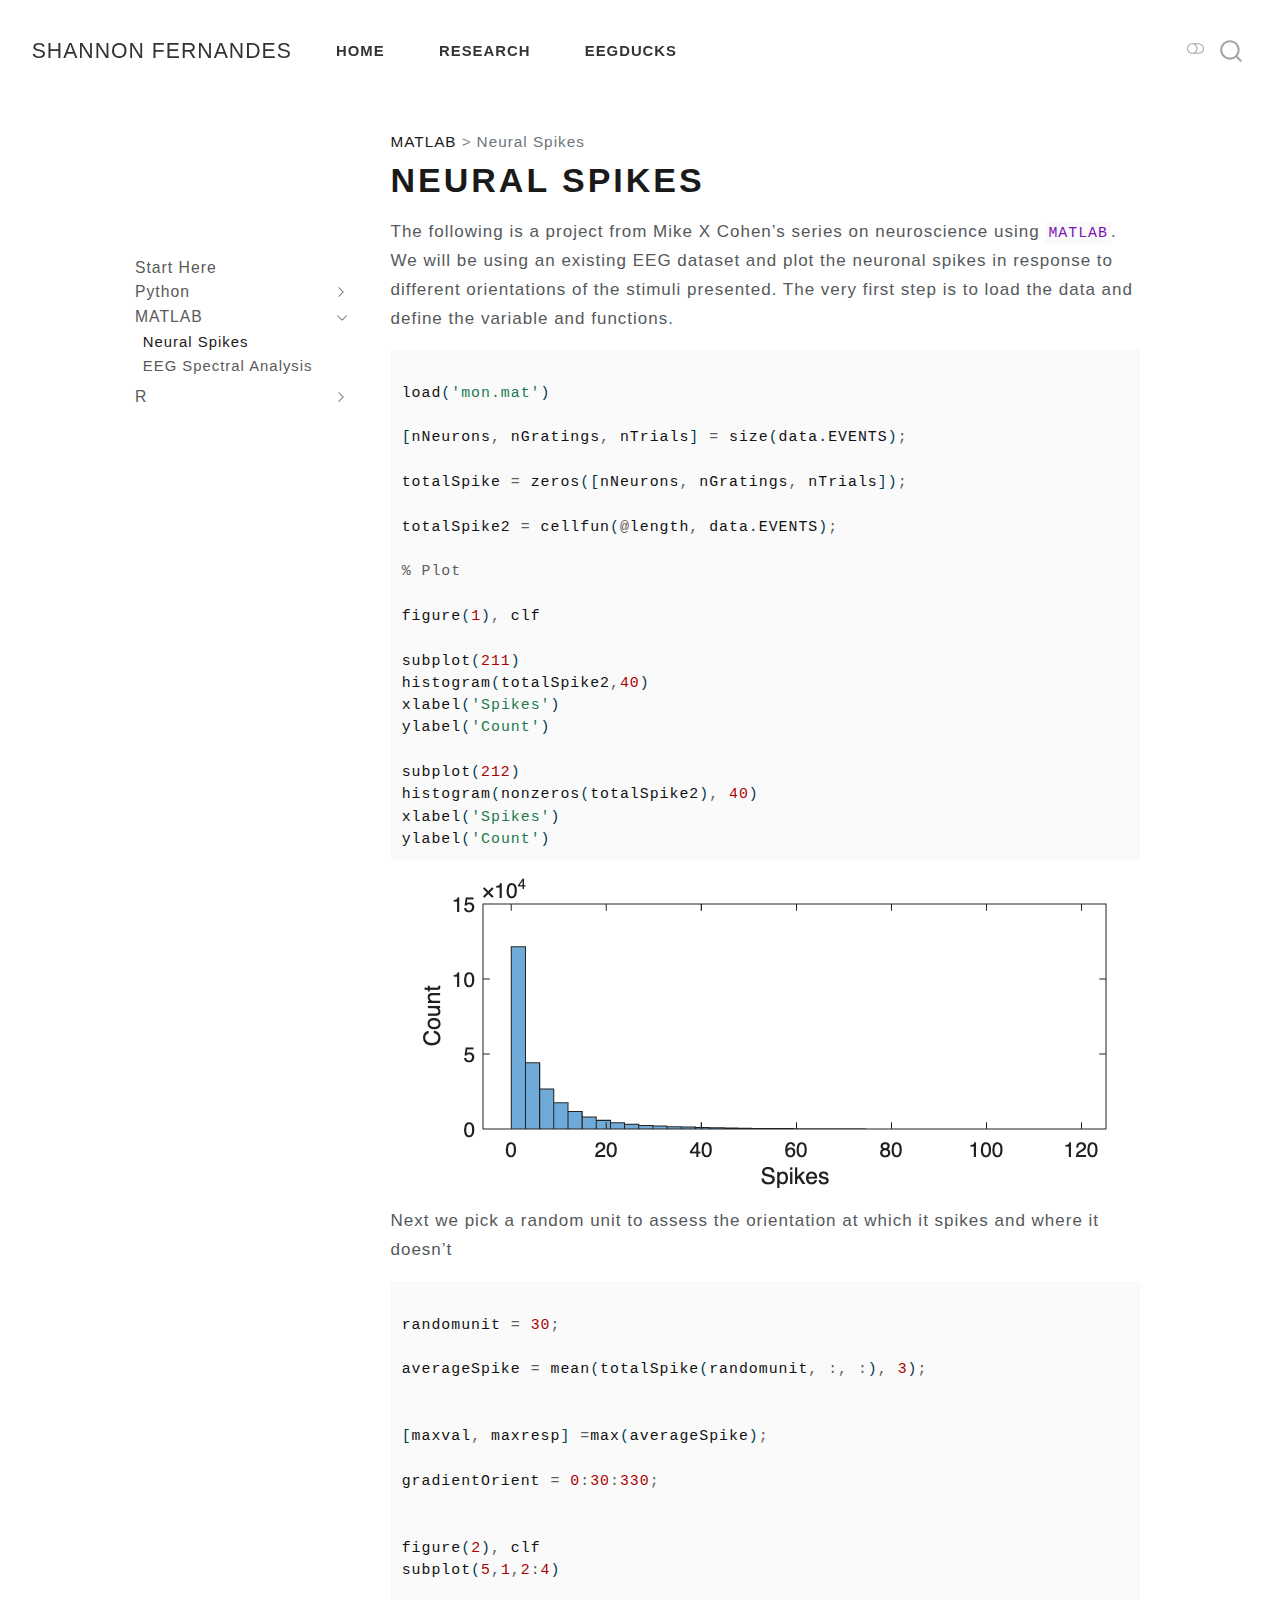
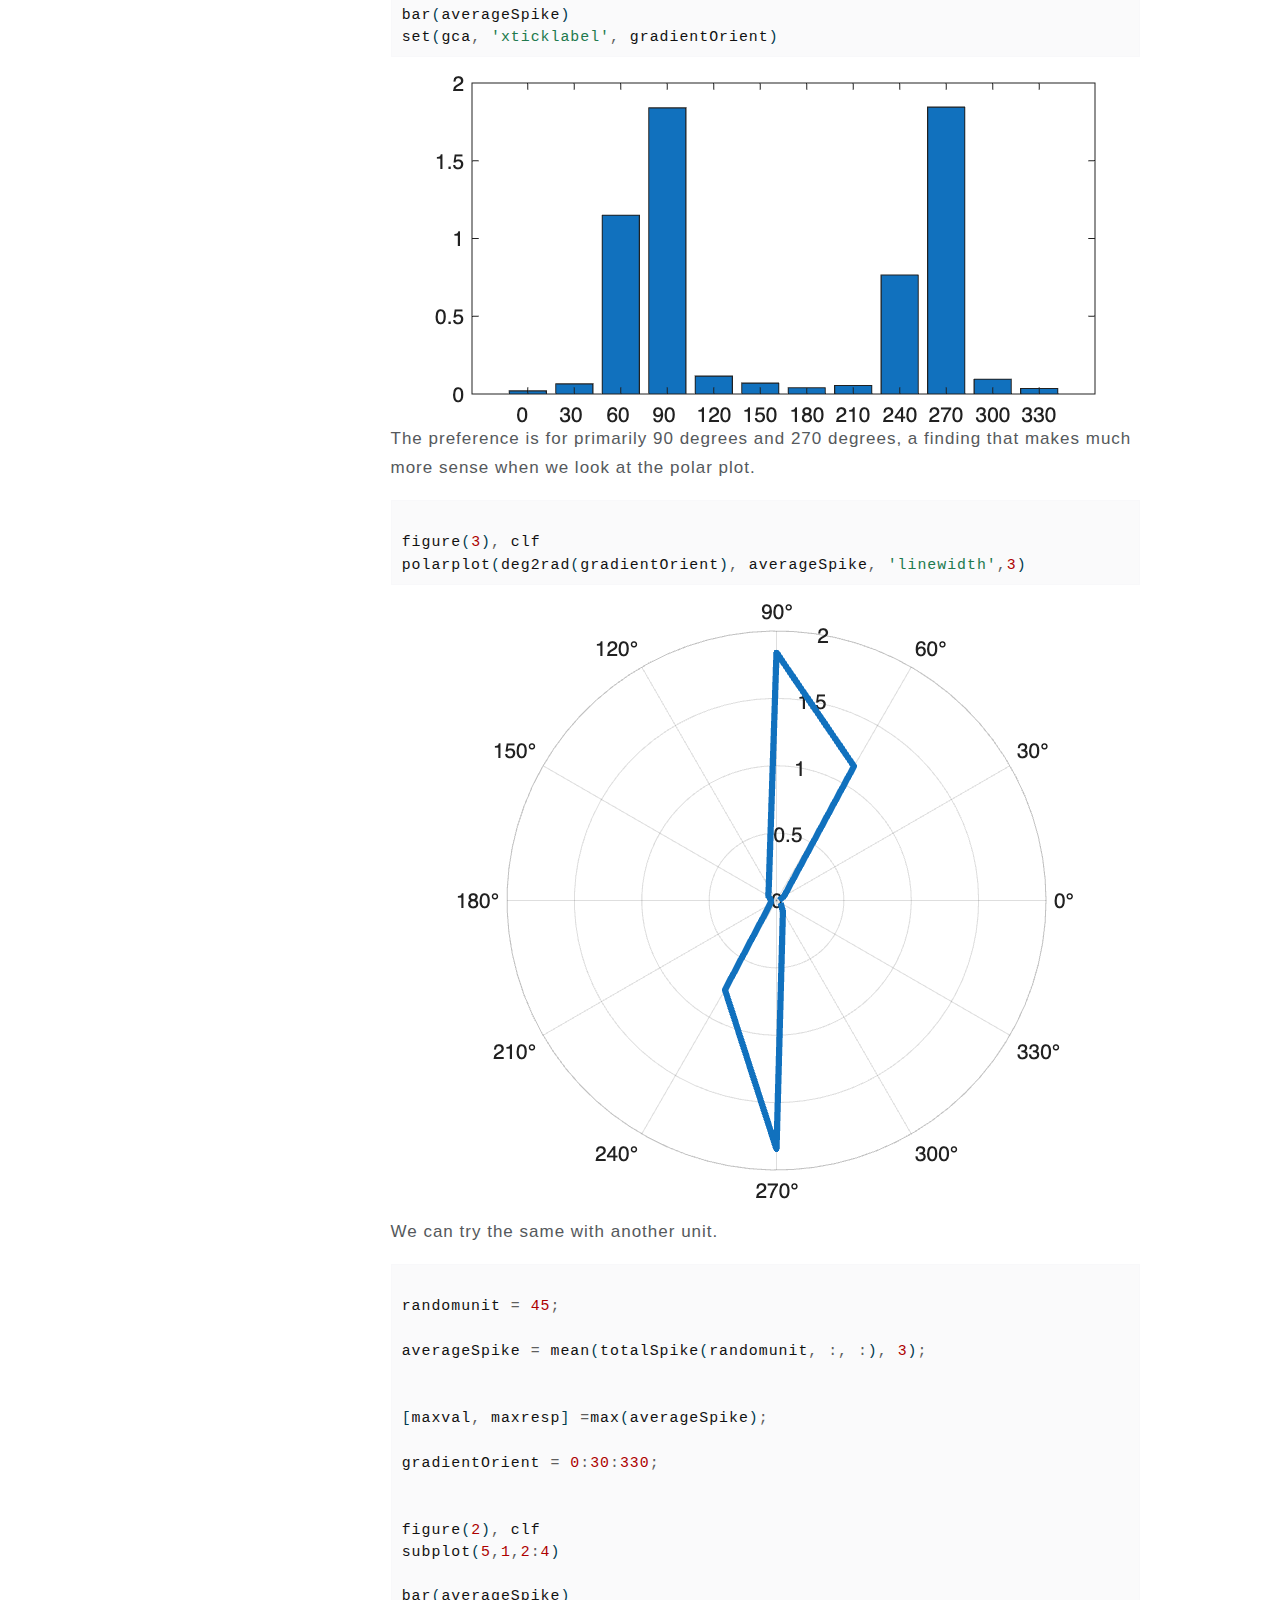
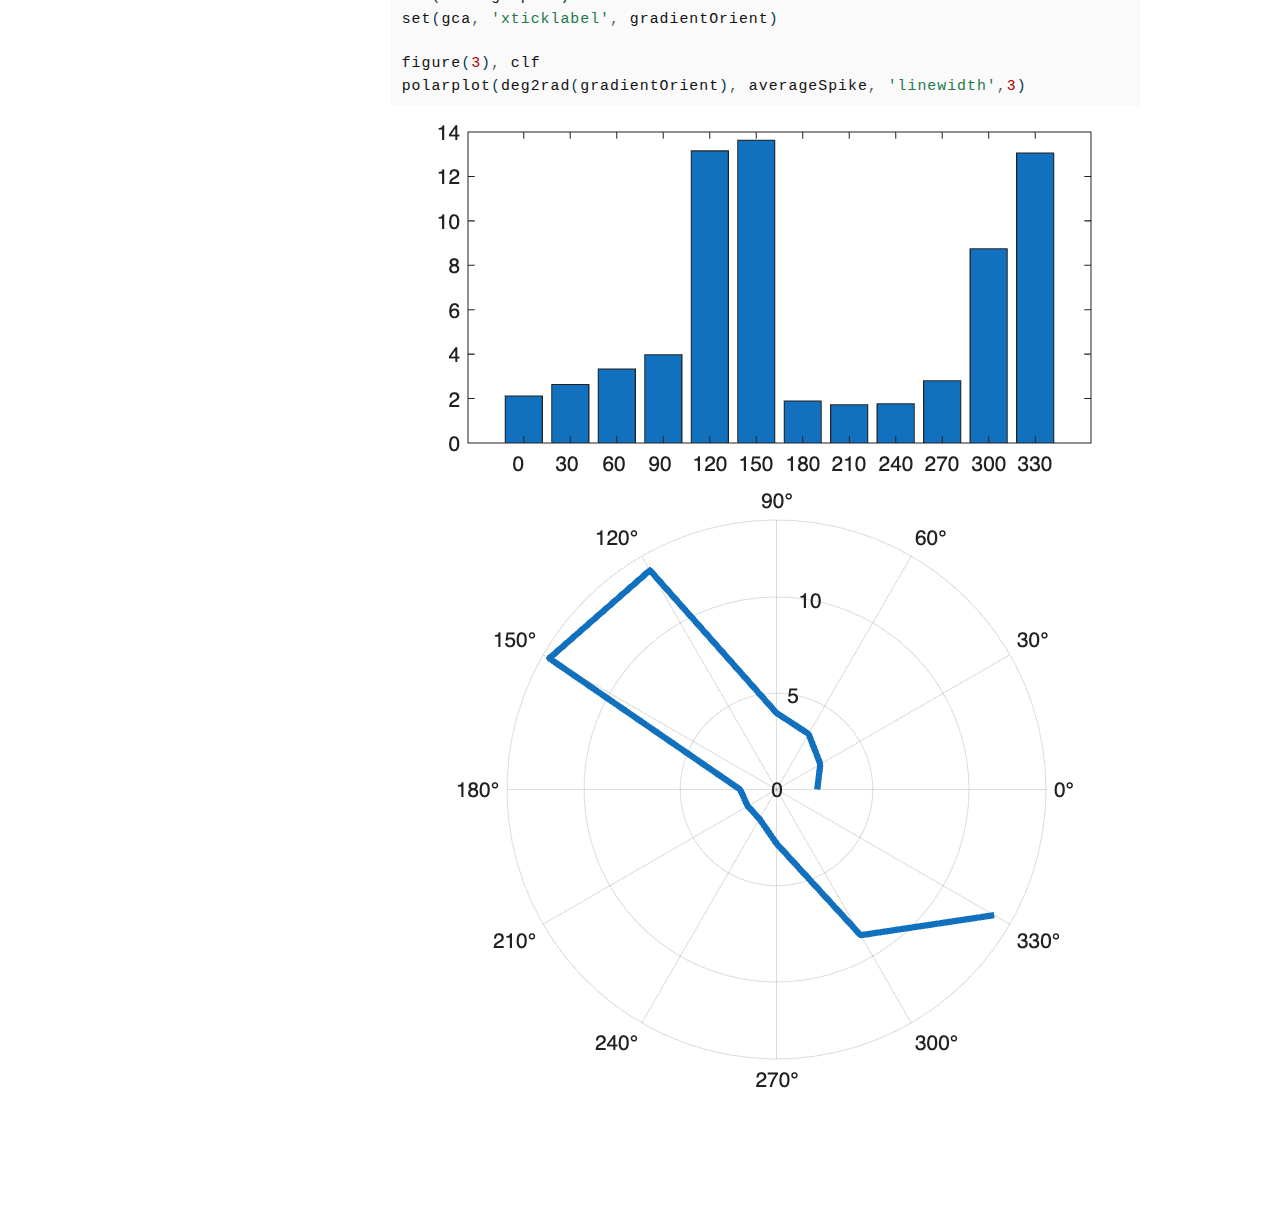
<file: research/ch3.html>
<!DOCTYPE html>
<html xmlns="http://www.w3.org/1999/xhtml" lang="en" xml:lang="en"><head>

<meta charset="utf-8">
<meta name="generator" content="quarto-1.8.24">

<meta name="viewport" content="width=device-width, initial-scale=1.0, user-scalable=yes">


<title>Neural Spikes – Shannon Fernandes</title>
<style>
code{white-space: pre-wrap;}
span.smallcaps{font-variant: small-caps;}
div.columns{display: flex; gap: min(4vw, 1.5em);}
div.column{flex: auto; overflow-x: auto;}
div.hanging-indent{margin-left: 1.5em; text-indent: -1.5em;}
ul.task-list{list-style: none;}
ul.task-list li input[type="checkbox"] {
  width: 0.8em;
  margin: 0 0.8em 0.2em -1em; /* quarto-specific, see https://github.com/quarto-dev/quarto-cli/issues/4556 */ 
  vertical-align: middle;
}
/* CSS for syntax highlighting */
html { -webkit-text-size-adjust: 100%; }
pre > code.sourceCode { white-space: pre; position: relative; }
pre > code.sourceCode > span { display: inline-block; line-height: 1.25; }
pre > code.sourceCode > span:empty { height: 1.2em; }
.sourceCode { overflow: visible; }
code.sourceCode > span { color: inherit; text-decoration: inherit; }
div.sourceCode { margin: 1em 0; }
pre.sourceCode { margin: 0; }
@media screen {
div.sourceCode { overflow: auto; }
}
@media print {
pre > code.sourceCode { white-space: pre-wrap; }
pre > code.sourceCode > span { text-indent: -5em; padding-left: 5em; }
}
pre.numberSource code
  { counter-reset: source-line 0; }
pre.numberSource code > span
  { position: relative; left: -4em; counter-increment: source-line; }
pre.numberSource code > span > a:first-child::before
  { content: counter(source-line);
    position: relative; left: -1em; text-align: right; vertical-align: baseline;
    border: none; display: inline-block;
    -webkit-touch-callout: none; -webkit-user-select: none;
    -khtml-user-select: none; -moz-user-select: none;
    -ms-user-select: none; user-select: none;
    padding: 0 4px; width: 4em;
  }
pre.numberSource { margin-left: 3em;  padding-left: 4px; }
div.sourceCode
  {   }
@media screen {
pre > code.sourceCode > span > a:first-child::before { text-decoration: underline; }
}
</style>


<script src="../site_libs/quarto-nav/quarto-nav.js"></script>
<script src="../site_libs/quarto-nav/headroom.min.js"></script>
<script src="../site_libs/clipboard/clipboard.min.js"></script>
<script src="../site_libs/quarto-search/autocomplete.umd.js"></script>
<script src="../site_libs/quarto-search/fuse.min.js"></script>
<script src="../site_libs/quarto-search/quarto-search.js"></script>
<meta name="quarto:offset" content="../">
<script src="../site_libs/quarto-html/quarto.js" type="module"></script>
<script src="../site_libs/quarto-html/tabsets/tabsets.js" type="module"></script>
<script src="../site_libs/quarto-html/axe/axe-check.js" type="module"></script>
<script src="../site_libs/quarto-html/popper.min.js"></script>
<script src="../site_libs/quarto-html/tippy.umd.min.js"></script>
<script src="../site_libs/quarto-html/anchor.min.js"></script>
<link href="../site_libs/quarto-html/tippy.css" rel="stylesheet">
<link href="../site_libs/quarto-html/quarto-syntax-highlighting-dc55a5b9e770e841cd82e46aadbfb9b0.css" rel="stylesheet" class="quarto-color-scheme" id="quarto-text-highlighting-styles">
<link href="../site_libs/quarto-html/quarto-syntax-highlighting-dark-b651517ce65839d647a86e2780455cfb.css" rel="stylesheet" class="quarto-color-scheme quarto-color-alternate" id="quarto-text-highlighting-styles">
<link href="../site_libs/quarto-html/quarto-syntax-highlighting-dc55a5b9e770e841cd82e46aadbfb9b0.css" rel="stylesheet" class="quarto-color-scheme-extra" id="quarto-text-highlighting-styles">
<script src="../site_libs/bootstrap/bootstrap.min.js"></script>
<link href="../site_libs/bootstrap/bootstrap-icons.css" rel="stylesheet">
<link href="../site_libs/bootstrap/bootstrap-ecc2c41da66b8dbb0d339e6754a59479.min.css" rel="stylesheet" append-hash="true" class="quarto-color-scheme" id="quarto-bootstrap" data-mode="light">
<link href="../site_libs/bootstrap/bootstrap-dark-ebe780fa19b81742a76f50aab756f195.min.css" rel="stylesheet" append-hash="true" class="quarto-color-scheme quarto-color-alternate" id="quarto-bootstrap" data-mode="dark">
<link href="../site_libs/bootstrap/bootstrap-ecc2c41da66b8dbb0d339e6754a59479.min.css" rel="stylesheet" append-hash="true" class="quarto-color-scheme-extra" id="quarto-bootstrap" data-mode="light">
<script id="quarto-search-options" type="application/json">{
  "location": "navbar",
  "copy-button": false,
  "collapse-after": 3,
  "panel-placement": "end",
  "type": "overlay",
  "limit": 50,
  "keyboard-shortcut": [
    "f",
    "/",
    "s"
  ],
  "show-item-context": false,
  "language": {
    "search-no-results-text": "No results",
    "search-matching-documents-text": "matching documents",
    "search-copy-link-title": "Copy link to search",
    "search-hide-matches-text": "Hide additional matches",
    "search-more-match-text": "more match in this document",
    "search-more-matches-text": "more matches in this document",
    "search-clear-button-title": "Clear",
    "search-text-placeholder": "",
    "search-detached-cancel-button-title": "Cancel",
    "search-submit-button-title": "Submit",
    "search-label": "Search"
  }
}</script>


<link rel="stylesheet" href="../styles.css">
</head>

<body class="nav-sidebar floating nav-fixed fullcontent quarto-light"><script id="quarto-html-before-body" type="application/javascript">
    const toggleBodyColorMode = (bsSheetEl) => {
      const mode = bsSheetEl.getAttribute("data-mode");
      const bodyEl = window.document.querySelector("body");
      if (mode === "dark") {
        bodyEl.classList.add("quarto-dark");
        bodyEl.classList.remove("quarto-light");
      } else {
        bodyEl.classList.add("quarto-light");
        bodyEl.classList.remove("quarto-dark");
      }
    }
    const toggleBodyColorPrimary = () => {
      const bsSheetEl = window.document.querySelector("link#quarto-bootstrap:not([rel=disabled-stylesheet])");
      if (bsSheetEl) {
        toggleBodyColorMode(bsSheetEl);
      }
    }
    const setColorSchemeToggle = (alternate) => {
      const toggles = window.document.querySelectorAll('.quarto-color-scheme-toggle');
      for (let i=0; i < toggles.length; i++) {
        const toggle = toggles[i];
        if (toggle) {
          if (alternate) {
            toggle.classList.add("alternate");
          } else {
            toggle.classList.remove("alternate");
          }
        }
      }
    };
    const toggleColorMode = (alternate) => {
      // Switch the stylesheets
      const primaryStylesheets = window.document.querySelectorAll('link.quarto-color-scheme:not(.quarto-color-alternate)');
      const alternateStylesheets = window.document.querySelectorAll('link.quarto-color-scheme.quarto-color-alternate');
      manageTransitions('#quarto-margin-sidebar .nav-link', false);
      if (alternate) {
        // note: dark is layered on light, we don't disable primary!
        enableStylesheet(alternateStylesheets);
        for (const sheetNode of alternateStylesheets) {
          if (sheetNode.id === "quarto-bootstrap") {
            toggleBodyColorMode(sheetNode);
          }
        }
      } else {
        disableStylesheet(alternateStylesheets);
        enableStylesheet(primaryStylesheets)
        toggleBodyColorPrimary();
      }
      manageTransitions('#quarto-margin-sidebar .nav-link', true);
      // Switch the toggles
      setColorSchemeToggle(alternate)
      // Hack to workaround the fact that safari doesn't
      // properly recolor the scrollbar when toggling (#1455)
      if (navigator.userAgent.indexOf('Safari') > 0 && navigator.userAgent.indexOf('Chrome') == -1) {
        manageTransitions("body", false);
        window.scrollTo(0, 1);
        setTimeout(() => {
          window.scrollTo(0, 0);
          manageTransitions("body", true);
        }, 40);
      }
    }
    const disableStylesheet = (stylesheets) => {
      for (let i=0; i < stylesheets.length; i++) {
        const stylesheet = stylesheets[i];
        stylesheet.rel = 'disabled-stylesheet';
      }
    }
    const enableStylesheet = (stylesheets) => {
      for (let i=0; i < stylesheets.length; i++) {
        const stylesheet = stylesheets[i];
        if(stylesheet.rel !== 'stylesheet') { // for Chrome, which will still FOUC without this check
          stylesheet.rel = 'stylesheet';
        }
      }
    }
    const manageTransitions = (selector, allowTransitions) => {
      const els = window.document.querySelectorAll(selector);
      for (let i=0; i < els.length; i++) {
        const el = els[i];
        if (allowTransitions) {
          el.classList.remove('notransition');
        } else {
          el.classList.add('notransition');
        }
      }
    }
    const isFileUrl = () => {
      return window.location.protocol === 'file:';
    }
    const hasAlternateSentinel = () => {
      let styleSentinel = getColorSchemeSentinel();
      if (styleSentinel !== null) {
        return styleSentinel === "alternate";
      } else {
        return false;
      }
    }
    const setStyleSentinel = (alternate) => {
      const value = alternate ? "alternate" : "default";
      if (!isFileUrl()) {
        window.localStorage.setItem("quarto-color-scheme", value);
      } else {
        localAlternateSentinel = value;
      }
    }
    const getColorSchemeSentinel = () => {
      if (!isFileUrl()) {
        const storageValue = window.localStorage.getItem("quarto-color-scheme");
        return storageValue != null ? storageValue : localAlternateSentinel;
      } else {
        return localAlternateSentinel;
      }
    }
    const toggleGiscusIfUsed = (isAlternate, darkModeDefault) => {
      const baseTheme = document.querySelector('#giscus-base-theme')?.value ?? 'light';
      const alternateTheme = document.querySelector('#giscus-alt-theme')?.value ?? 'dark';
      let newTheme = '';
      if(authorPrefersDark) {
        newTheme = isAlternate ? baseTheme : alternateTheme;
      } else {
        newTheme = isAlternate ? alternateTheme : baseTheme;
      }
      const changeGiscusTheme = () => {
        // From: https://github.com/giscus/giscus/issues/336
        const sendMessage = (message) => {
          const iframe = document.querySelector('iframe.giscus-frame');
          if (!iframe) return;
          iframe.contentWindow.postMessage({ giscus: message }, 'https://giscus.app');
        }
        sendMessage({
          setConfig: {
            theme: newTheme
          }
        });
      }
      const isGiscussLoaded = window.document.querySelector('iframe.giscus-frame') !== null;
      if (isGiscussLoaded) {
        changeGiscusTheme();
      }
    };
    const authorPrefersDark = false;
    const darkModeDefault = authorPrefersDark;
      document.querySelector('link#quarto-text-highlighting-styles.quarto-color-scheme-extra').rel = 'disabled-stylesheet';
      document.querySelector('link#quarto-bootstrap.quarto-color-scheme-extra').rel = 'disabled-stylesheet';
    let localAlternateSentinel = darkModeDefault ? 'alternate' : 'default';
    // Dark / light mode switch
    window.quartoToggleColorScheme = () => {
      // Read the current dark / light value
      let toAlternate = !hasAlternateSentinel();
      toggleColorMode(toAlternate);
      setStyleSentinel(toAlternate);
      toggleGiscusIfUsed(toAlternate, darkModeDefault);
      window.dispatchEvent(new Event('resize'));
    };
    // Switch to dark mode if need be
    if (hasAlternateSentinel()) {
      toggleColorMode(true);
    } else {
      toggleColorMode(false);
    }
  </script>

<div id="quarto-search-results"></div>
  <header id="quarto-header" class="headroom fixed-top">
    <nav class="navbar navbar-expand-lg " data-bs-theme="dark">
      <div class="navbar-container container-fluid">
      <div class="navbar-brand-container mx-auto">
    <a href="../index.html" class="navbar-brand navbar-brand-logo">
    </a>
    <a class="navbar-brand" href="../index.html">
    <span class="navbar-title">Shannon Fernandes</span>
    </a>
  </div>
            <div id="quarto-search" class="" title="Search"></div>
          <button class="navbar-toggler" type="button" data-bs-toggle="collapse" data-bs-target="#navbarCollapse" aria-controls="navbarCollapse" role="menu" aria-expanded="false" aria-label="Toggle navigation" onclick="if (window.quartoToggleHeadroom) { window.quartoToggleHeadroom(); }">
  <span class="navbar-toggler-icon"></span>
</button>
          <div class="collapse navbar-collapse" id="navbarCollapse">
            <ul class="navbar-nav navbar-nav-scroll me-auto">
  <li class="nav-item">
    <a class="nav-link active" href="../index.html" aria-current="page"> 
<span class="menu-text">Home</span></a>
  </li>  
  <li class="nav-item">
    <a class="nav-link" href="../research/index2.html"> 
<span class="menu-text">Research</span></a>
  </li>  
  <li class="nav-item">
    <a class="nav-link" href="https://shannferns.github.io/eegducks/"> 
<span class="menu-text">EEGDUCKS</span></a>
  </li>  
</ul>
          </div> <!-- /navcollapse -->
            <div class="quarto-navbar-tools">
  <a href="" class="quarto-color-scheme-toggle quarto-navigation-tool  px-1" onclick="window.quartoToggleColorScheme(); return false;" title="Toggle dark mode"><i class="bi"></i></a>
</div>
      </div> <!-- /container-fluid -->
    </nav>
  <nav class="quarto-secondary-nav">
    <div class="container-fluid d-flex">
      <button type="button" class="quarto-btn-toggle btn" data-bs-toggle="collapse" role="button" data-bs-target=".quarto-sidebar-collapse-item" aria-controls="quarto-sidebar" aria-expanded="false" aria-label="Toggle sidebar navigation" onclick="if (window.quartoToggleHeadroom) { window.quartoToggleHeadroom(); }">
        <i class="bi bi-layout-text-sidebar-reverse"></i>
      </button>
        <nav class="quarto-page-breadcrumbs" aria-label="breadcrumb"><ol class="breadcrumb"><li class="breadcrumb-item"><a href="../research/ch3.html">MATLAB</a></li><li class="breadcrumb-item"><a href="../research/ch3.html">Neural Spikes</a></li></ol></nav>
        <a class="flex-grow-1" role="navigation" data-bs-toggle="collapse" data-bs-target=".quarto-sidebar-collapse-item" aria-controls="quarto-sidebar" aria-expanded="false" aria-label="Toggle sidebar navigation" onclick="if (window.quartoToggleHeadroom) { window.quartoToggleHeadroom(); }">      
        </a>
    </div>
  </nav>
</header>
<!-- content -->
<div id="quarto-content" class="quarto-container page-columns page-rows-contents page-layout-article page-navbar">
<!-- sidebar -->
  <nav id="quarto-sidebar" class="sidebar collapse collapse-horizontal quarto-sidebar-collapse-item sidebar-navigation floating overflow-auto">
    <div class="pt-lg-2 mt-2 text-left sidebar-header sidebar-header-stacked">
      <a href="../index.html" class="sidebar-logo-link">
      </a>
      </div>
    <div class="sidebar-menu-container"> 
    <ul class="list-unstyled mt-1">
        <li class="sidebar-item">
  <div class="sidebar-item-container"> 
  <a href="../research/index2.html" class="sidebar-item-text sidebar-link">
 <span class="menu-text">Start Here</span></a>
  </div>
</li>
        <li class="sidebar-item sidebar-item-section">
      <div class="sidebar-item-container"> 
            <a class="sidebar-item-text sidebar-link text-start collapsed" data-bs-toggle="collapse" data-bs-target="#quarto-sidebar-section-1" role="navigation" aria-expanded="false">
 <span class="menu-text">Python</span></a>
          <a class="sidebar-item-toggle text-start collapsed" data-bs-toggle="collapse" data-bs-target="#quarto-sidebar-section-1" role="navigation" aria-expanded="false" aria-label="Toggle section">
            <i class="bi bi-chevron-right ms-2"></i>
          </a> 
      </div>
      <ul id="quarto-sidebar-section-1" class="collapse list-unstyled sidebar-section depth1 ">  
          <li class="sidebar-item">
  <div class="sidebar-item-container"> 
  <a href="../research/ch1.html" class="sidebar-item-text sidebar-link">
 <span class="menu-text">Multidimensional Scaling (MDS) from Nosofsky (1991)</span></a>
  </div>
</li>
          <li class="sidebar-item">
  <div class="sidebar-item-container"> 
  <a href="../research/ch2.html" class="sidebar-item-text sidebar-link">
 <span class="menu-text">ADHD Reddit Sentiment Analysis</span></a>
  </div>
</li>
      </ul>
  </li>
        <li class="sidebar-item sidebar-item-section">
      <div class="sidebar-item-container"> 
            <a class="sidebar-item-text sidebar-link text-start" data-bs-toggle="collapse" data-bs-target="#quarto-sidebar-section-2" role="navigation" aria-expanded="true">
 <span class="menu-text">MATLAB</span></a>
          <a class="sidebar-item-toggle text-start" data-bs-toggle="collapse" data-bs-target="#quarto-sidebar-section-2" role="navigation" aria-expanded="true" aria-label="Toggle section">
            <i class="bi bi-chevron-right ms-2"></i>
          </a> 
      </div>
      <ul id="quarto-sidebar-section-2" class="collapse list-unstyled sidebar-section depth1 show">  
          <li class="sidebar-item">
  <div class="sidebar-item-container"> 
  <a href="../research/ch3.html" class="sidebar-item-text sidebar-link active">
 <span class="menu-text">Neural Spikes</span></a>
  </div>
</li>
          <li class="sidebar-item">
  <div class="sidebar-item-container"> 
  <a href="../research/ch4.html" class="sidebar-item-text sidebar-link">
 <span class="menu-text">EEG Spectral Analysis</span></a>
  </div>
</li>
      </ul>
  </li>
        <li class="sidebar-item sidebar-item-section">
      <div class="sidebar-item-container"> 
            <a class="sidebar-item-text sidebar-link text-start collapsed" data-bs-toggle="collapse" data-bs-target="#quarto-sidebar-section-3" role="navigation" aria-expanded="false">
 <span class="menu-text">R</span></a>
          <a class="sidebar-item-toggle text-start collapsed" data-bs-toggle="collapse" data-bs-target="#quarto-sidebar-section-3" role="navigation" aria-expanded="false" aria-label="Toggle section">
            <i class="bi bi-chevron-right ms-2"></i>
          </a> 
      </div>
      <ul id="quarto-sidebar-section-3" class="collapse list-unstyled sidebar-section depth1 ">  
          <li class="sidebar-item">
  <div class="sidebar-item-container"> 
  <a href="../research/ch2.html" class="sidebar-item-text sidebar-link">
 <span class="menu-text">ADHD Reddit Sentiment Analysis</span></a>
  </div>
</li>
      </ul>
  </li>
    </ul>
    </div>
</nav>
<div id="quarto-sidebar-glass" class="quarto-sidebar-collapse-item" data-bs-toggle="collapse" data-bs-target=".quarto-sidebar-collapse-item"></div>
<!-- margin-sidebar -->
    
<!-- main -->
<main class="content" id="quarto-document-content">


<header id="title-block-header" class="quarto-title-block default"><nav class="quarto-page-breadcrumbs quarto-title-breadcrumbs d-none d-lg-block" aria-label="breadcrumb"><ol class="breadcrumb"><li class="breadcrumb-item"><a href="../research/ch3.html">MATLAB</a></li><li class="breadcrumb-item"><a href="../research/ch3.html">Neural Spikes</a></li></ol></nav>
<div class="quarto-title">
<h1 class="title">Neural Spikes</h1>
</div>



<div class="quarto-title-meta">

    
  
    
  </div>
  


</header>


<p>The following is a project from Mike X Cohen’s series on neuroscience using <code>MATLAB</code>. We will be using an existing EEG dataset and plot the neuronal spikes in response to different orientations of the stimuli presented. The very first step is to load the data and define the variable and functions.</p>
<div class="code-copy-outer-scaffold"><div class="sourceCode" id="cb1"><pre class="sourceCode matlab code-with-copy"><code class="sourceCode matlab"><span id="cb1-1"><a href="#cb1-1" aria-hidden="true" tabindex="-1"></a></span>
<span id="cb1-2"><a href="#cb1-2" aria-hidden="true" tabindex="-1"></a><span class="va">load</span>(<span class="ss">'mon.mat'</span>)</span>
<span id="cb1-3"><a href="#cb1-3" aria-hidden="true" tabindex="-1"></a></span>
<span id="cb1-4"><a href="#cb1-4" aria-hidden="true" tabindex="-1"></a>[<span class="va">nNeurons</span><span class="op">,</span> <span class="va">nGratings</span><span class="op">,</span> <span class="va">nTrials</span>] <span class="op">=</span> <span class="va">size</span>(<span class="va">data</span>.<span class="va">EVENTS</span>)<span class="op">;</span></span>
<span id="cb1-5"><a href="#cb1-5" aria-hidden="true" tabindex="-1"></a></span>
<span id="cb1-6"><a href="#cb1-6" aria-hidden="true" tabindex="-1"></a><span class="va">totalSpike</span> <span class="op">=</span> <span class="va">zeros</span>([<span class="va">nNeurons</span><span class="op">,</span> <span class="va">nGratings</span><span class="op">,</span> <span class="va">nTrials</span>])<span class="op">;</span></span>
<span id="cb1-7"><a href="#cb1-7" aria-hidden="true" tabindex="-1"></a></span>
<span id="cb1-8"><a href="#cb1-8" aria-hidden="true" tabindex="-1"></a><span class="va">totalSpike2</span> <span class="op">=</span> <span class="va">cellfun</span>(<span class="op">@</span><span class="va">length</span><span class="op">,</span> <span class="va">data</span>.<span class="va">EVENTS</span>)<span class="op">;</span> </span>
<span id="cb1-9"><a href="#cb1-9" aria-hidden="true" tabindex="-1"></a></span>
<span id="cb1-10"><a href="#cb1-10" aria-hidden="true" tabindex="-1"></a><span class="co">% Plot</span></span>
<span id="cb1-11"><a href="#cb1-11" aria-hidden="true" tabindex="-1"></a></span>
<span id="cb1-12"><a href="#cb1-12" aria-hidden="true" tabindex="-1"></a><span class="va">figure</span>(<span class="fl">1</span>)<span class="op">,</span> <span class="va">clf</span></span>
<span id="cb1-13"><a href="#cb1-13" aria-hidden="true" tabindex="-1"></a></span>
<span id="cb1-14"><a href="#cb1-14" aria-hidden="true" tabindex="-1"></a><span class="va">subplot</span>(<span class="fl">211</span>)</span>
<span id="cb1-15"><a href="#cb1-15" aria-hidden="true" tabindex="-1"></a><span class="va">histogram</span>(<span class="va">totalSpike2</span><span class="op">,</span><span class="fl">40</span>)</span>
<span id="cb1-16"><a href="#cb1-16" aria-hidden="true" tabindex="-1"></a><span class="va">xlabel</span>(<span class="ss">'Spikes'</span>)</span>
<span id="cb1-17"><a href="#cb1-17" aria-hidden="true" tabindex="-1"></a><span class="va">ylabel</span>(<span class="ss">'Count'</span>)</span>
<span id="cb1-18"><a href="#cb1-18" aria-hidden="true" tabindex="-1"></a></span>
<span id="cb1-19"><a href="#cb1-19" aria-hidden="true" tabindex="-1"></a><span class="va">subplot</span>(<span class="fl">212</span>)</span>
<span id="cb1-20"><a href="#cb1-20" aria-hidden="true" tabindex="-1"></a><span class="va">histogram</span>(<span class="va">nonzeros</span>(<span class="va">totalSpike2</span>)<span class="op">,</span> <span class="fl">40</span>)</span>
<span id="cb1-21"><a href="#cb1-21" aria-hidden="true" tabindex="-1"></a><span class="va">xlabel</span>(<span class="ss">'Spikes'</span>)</span>
<span id="cb1-22"><a href="#cb1-22" aria-hidden="true" tabindex="-1"></a><span class="va">ylabel</span>(<span class="ss">'Count'</span>)</span></code></pre></div><button title="Copy to Clipboard" class="code-copy-button"><i class="bi"></i></button></div>
<p><img src="spikes1.png" class="img-fluid"></p>
<p>Next we pick a random unit to assess the orientation at which it spikes and where it doesn’t</p>
<div class="code-copy-outer-scaffold"><div class="sourceCode" id="cb2"><pre class="sourceCode matlab code-with-copy"><code class="sourceCode matlab"><span id="cb2-1"><a href="#cb2-1" aria-hidden="true" tabindex="-1"></a></span>
<span id="cb2-2"><a href="#cb2-2" aria-hidden="true" tabindex="-1"></a><span class="va">randomunit</span> <span class="op">=</span> <span class="fl">30</span><span class="op">;</span></span>
<span id="cb2-3"><a href="#cb2-3" aria-hidden="true" tabindex="-1"></a></span>
<span id="cb2-4"><a href="#cb2-4" aria-hidden="true" tabindex="-1"></a><span class="va">averageSpike</span> <span class="op">=</span> <span class="va">mean</span>(<span class="va">totalSpike</span>(<span class="va">randomunit</span><span class="op">,</span> <span class="op">:,</span> <span class="op">:</span>)<span class="op">,</span> <span class="fl">3</span>)<span class="op">;</span></span>
<span id="cb2-5"><a href="#cb2-5" aria-hidden="true" tabindex="-1"></a></span>
<span id="cb2-6"><a href="#cb2-6" aria-hidden="true" tabindex="-1"></a></span>
<span id="cb2-7"><a href="#cb2-7" aria-hidden="true" tabindex="-1"></a>[<span class="va">maxval</span><span class="op">,</span> <span class="va">maxresp</span>] <span class="op">=</span><span class="va">max</span>(<span class="va">averageSpike</span>)<span class="op">;</span></span>
<span id="cb2-8"><a href="#cb2-8" aria-hidden="true" tabindex="-1"></a></span>
<span id="cb2-9"><a href="#cb2-9" aria-hidden="true" tabindex="-1"></a><span class="va">gradientOrient</span> <span class="op">=</span> <span class="fl">0</span><span class="op">:</span><span class="fl">30</span><span class="op">:</span><span class="fl">330</span><span class="op">;</span></span>
<span id="cb2-10"><a href="#cb2-10" aria-hidden="true" tabindex="-1"></a></span>
<span id="cb2-11"><a href="#cb2-11" aria-hidden="true" tabindex="-1"></a></span>
<span id="cb2-12"><a href="#cb2-12" aria-hidden="true" tabindex="-1"></a><span class="va">figure</span>(<span class="fl">2</span>)<span class="op">,</span> <span class="va">clf</span></span>
<span id="cb2-13"><a href="#cb2-13" aria-hidden="true" tabindex="-1"></a><span class="va">subplot</span>(<span class="fl">5</span><span class="op">,</span><span class="fl">1</span><span class="op">,</span><span class="fl">2</span><span class="op">:</span><span class="fl">4</span>)</span>
<span id="cb2-14"><a href="#cb2-14" aria-hidden="true" tabindex="-1"></a></span>
<span id="cb2-15"><a href="#cb2-15" aria-hidden="true" tabindex="-1"></a><span class="va">bar</span>(<span class="va">averageSpike</span>)</span>
<span id="cb2-16"><a href="#cb2-16" aria-hidden="true" tabindex="-1"></a><span class="va">set</span>(<span class="va">gca</span><span class="op">,</span> <span class="ss">'xticklabel'</span><span class="op">,</span> <span class="va">gradientOrient</span>)</span></code></pre></div><button title="Copy to Clipboard" class="code-copy-button"><i class="bi"></i></button></div>
<p><img src="spikes2.png" class="img-fluid"> The preference is for primarily 90 degrees and 270 degrees, a finding that makes much more sense when we look at the polar plot.</p>
<div class="code-copy-outer-scaffold"><div class="sourceCode" id="cb3"><pre class="sourceCode matlab code-with-copy"><code class="sourceCode matlab"><span id="cb3-1"><a href="#cb3-1" aria-hidden="true" tabindex="-1"></a></span>
<span id="cb3-2"><a href="#cb3-2" aria-hidden="true" tabindex="-1"></a><span class="va">figure</span>(<span class="fl">3</span>)<span class="op">,</span> <span class="va">clf</span></span>
<span id="cb3-3"><a href="#cb3-3" aria-hidden="true" tabindex="-1"></a><span class="va">polarplot</span>(<span class="va">deg2rad</span>(<span class="va">gradientOrient</span>)<span class="op">,</span> <span class="va">averageSpike</span><span class="op">,</span> <span class="ss">'linewidth'</span><span class="op">,</span><span class="fl">3</span>)</span></code></pre></div><button title="Copy to Clipboard" class="code-copy-button"><i class="bi"></i></button></div>
<p><img src="spikes3.png" class="img-fluid"></p>
<p>We can try the same with another unit.</p>
<div class="code-copy-outer-scaffold"><div class="sourceCode" id="cb4"><pre class="sourceCode matlab code-with-copy"><code class="sourceCode matlab"><span id="cb4-1"><a href="#cb4-1" aria-hidden="true" tabindex="-1"></a></span>
<span id="cb4-2"><a href="#cb4-2" aria-hidden="true" tabindex="-1"></a><span class="va">randomunit</span> <span class="op">=</span> <span class="fl">45</span><span class="op">;</span></span>
<span id="cb4-3"><a href="#cb4-3" aria-hidden="true" tabindex="-1"></a></span>
<span id="cb4-4"><a href="#cb4-4" aria-hidden="true" tabindex="-1"></a><span class="va">averageSpike</span> <span class="op">=</span> <span class="va">mean</span>(<span class="va">totalSpike</span>(<span class="va">randomunit</span><span class="op">,</span> <span class="op">:,</span> <span class="op">:</span>)<span class="op">,</span> <span class="fl">3</span>)<span class="op">;</span></span>
<span id="cb4-5"><a href="#cb4-5" aria-hidden="true" tabindex="-1"></a></span>
<span id="cb4-6"><a href="#cb4-6" aria-hidden="true" tabindex="-1"></a></span>
<span id="cb4-7"><a href="#cb4-7" aria-hidden="true" tabindex="-1"></a>[<span class="va">maxval</span><span class="op">,</span> <span class="va">maxresp</span>] <span class="op">=</span><span class="va">max</span>(<span class="va">averageSpike</span>)<span class="op">;</span></span>
<span id="cb4-8"><a href="#cb4-8" aria-hidden="true" tabindex="-1"></a></span>
<span id="cb4-9"><a href="#cb4-9" aria-hidden="true" tabindex="-1"></a><span class="va">gradientOrient</span> <span class="op">=</span> <span class="fl">0</span><span class="op">:</span><span class="fl">30</span><span class="op">:</span><span class="fl">330</span><span class="op">;</span></span>
<span id="cb4-10"><a href="#cb4-10" aria-hidden="true" tabindex="-1"></a></span>
<span id="cb4-11"><a href="#cb4-11" aria-hidden="true" tabindex="-1"></a></span>
<span id="cb4-12"><a href="#cb4-12" aria-hidden="true" tabindex="-1"></a><span class="va">figure</span>(<span class="fl">2</span>)<span class="op">,</span> <span class="va">clf</span></span>
<span id="cb4-13"><a href="#cb4-13" aria-hidden="true" tabindex="-1"></a><span class="va">subplot</span>(<span class="fl">5</span><span class="op">,</span><span class="fl">1</span><span class="op">,</span><span class="fl">2</span><span class="op">:</span><span class="fl">4</span>)</span>
<span id="cb4-14"><a href="#cb4-14" aria-hidden="true" tabindex="-1"></a></span>
<span id="cb4-15"><a href="#cb4-15" aria-hidden="true" tabindex="-1"></a><span class="va">bar</span>(<span class="va">averageSpike</span>)</span>
<span id="cb4-16"><a href="#cb4-16" aria-hidden="true" tabindex="-1"></a><span class="va">set</span>(<span class="va">gca</span><span class="op">,</span> <span class="ss">'xticklabel'</span><span class="op">,</span> <span class="va">gradientOrient</span>)</span>
<span id="cb4-17"><a href="#cb4-17" aria-hidden="true" tabindex="-1"></a></span>
<span id="cb4-18"><a href="#cb4-18" aria-hidden="true" tabindex="-1"></a><span class="va">figure</span>(<span class="fl">3</span>)<span class="op">,</span> <span class="va">clf</span></span>
<span id="cb4-19"><a href="#cb4-19" aria-hidden="true" tabindex="-1"></a><span class="va">polarplot</span>(<span class="va">deg2rad</span>(<span class="va">gradientOrient</span>)<span class="op">,</span> <span class="va">averageSpike</span><span class="op">,</span> <span class="ss">'linewidth'</span><span class="op">,</span><span class="fl">3</span>)</span></code></pre></div><button title="Copy to Clipboard" class="code-copy-button"><i class="bi"></i></button></div>
<p><img src="spikes4.png" class="img-fluid"></p>
<p><img src="spikes5.png" class="img-fluid"></p>



</main> <!-- /main -->
<script id="quarto-html-after-body" type="application/javascript">
  window.document.addEventListener("DOMContentLoaded", function (event) {
    // Ensure there is a toggle, if there isn't float one in the top right
    if (window.document.querySelector('.quarto-color-scheme-toggle') === null) {
      const a = window.document.createElement('a');
      a.classList.add('top-right');
      a.classList.add('quarto-color-scheme-toggle');
      a.href = "";
      a.onclick = function() { try { window.quartoToggleColorScheme(); } catch {} return false; };
      const i = window.document.createElement("i");
      i.classList.add('bi');
      a.appendChild(i);
      window.document.body.appendChild(a);
    }
    setColorSchemeToggle(hasAlternateSentinel())
    const icon = "";
    const anchorJS = new window.AnchorJS();
    anchorJS.options = {
      placement: 'right',
      icon: icon
    };
    anchorJS.add('.anchored');
    const isCodeAnnotation = (el) => {
      for (const clz of el.classList) {
        if (clz.startsWith('code-annotation-')) {                     
          return true;
        }
      }
      return false;
    }
    const onCopySuccess = function(e) {
      // button target
      const button = e.trigger;
      // don't keep focus
      button.blur();
      // flash "checked"
      button.classList.add('code-copy-button-checked');
      var currentTitle = button.getAttribute("title");
      button.setAttribute("title", "Copied!");
      let tooltip;
      if (window.bootstrap) {
        button.setAttribute("data-bs-toggle", "tooltip");
        button.setAttribute("data-bs-placement", "left");
        button.setAttribute("data-bs-title", "Copied!");
        tooltip = new bootstrap.Tooltip(button, 
          { trigger: "manual", 
            customClass: "code-copy-button-tooltip",
            offset: [0, -8]});
        tooltip.show();    
      }
      setTimeout(function() {
        if (tooltip) {
          tooltip.hide();
          button.removeAttribute("data-bs-title");
          button.removeAttribute("data-bs-toggle");
          button.removeAttribute("data-bs-placement");
        }
        button.setAttribute("title", currentTitle);
        button.classList.remove('code-copy-button-checked');
      }, 1000);
      // clear code selection
      e.clearSelection();
    }
    const getTextToCopy = function(trigger) {
      const outerScaffold = trigger.parentElement.cloneNode(true);
      const codeEl = outerScaffold.querySelector('code');
      for (const childEl of codeEl.children) {
        if (isCodeAnnotation(childEl)) {
          childEl.remove();
        }
      }
      return codeEl.innerText;
    }
    const clipboard = new window.ClipboardJS('.code-copy-button:not([data-in-quarto-modal])', {
      text: getTextToCopy
    });
    clipboard.on('success', onCopySuccess);
    if (window.document.getElementById('quarto-embedded-source-code-modal')) {
      const clipboardModal = new window.ClipboardJS('.code-copy-button[data-in-quarto-modal]', {
        text: getTextToCopy,
        container: window.document.getElementById('quarto-embedded-source-code-modal')
      });
      clipboardModal.on('success', onCopySuccess);
    }
      var localhostRegex = new RegExp(/^(?:http|https):\/\/localhost\:?[0-9]*\//);
      var mailtoRegex = new RegExp(/^mailto:/);
        var filterRegex = new RegExp('/' + window.location.host + '/');
      var isInternal = (href) => {
          return filterRegex.test(href) || localhostRegex.test(href) || mailtoRegex.test(href);
      }
      // Inspect non-navigation links and adorn them if external
     var links = window.document.querySelectorAll('a[href]:not(.nav-link):not(.navbar-brand):not(.toc-action):not(.sidebar-link):not(.sidebar-item-toggle):not(.pagination-link):not(.no-external):not([aria-hidden]):not(.dropdown-item):not(.quarto-navigation-tool):not(.about-link)');
      for (var i=0; i<links.length; i++) {
        const link = links[i];
        if (!isInternal(link.href)) {
          // undo the damage that might have been done by quarto-nav.js in the case of
          // links that we want to consider external
          if (link.dataset.originalHref !== undefined) {
            link.href = link.dataset.originalHref;
          }
        }
      }
    function tippyHover(el, contentFn, onTriggerFn, onUntriggerFn) {
      const config = {
        allowHTML: true,
        maxWidth: 500,
        delay: 100,
        arrow: false,
        appendTo: function(el) {
            return el.parentElement;
        },
        interactive: true,
        interactiveBorder: 10,
        theme: 'quarto',
        placement: 'bottom-start',
      };
      if (contentFn) {
        config.content = contentFn;
      }
      if (onTriggerFn) {
        config.onTrigger = onTriggerFn;
      }
      if (onUntriggerFn) {
        config.onUntrigger = onUntriggerFn;
      }
      window.tippy(el, config); 
    }
    const noterefs = window.document.querySelectorAll('a[role="doc-noteref"]');
    for (var i=0; i<noterefs.length; i++) {
      const ref = noterefs[i];
      tippyHover(ref, function() {
        // use id or data attribute instead here
        let href = ref.getAttribute('data-footnote-href') || ref.getAttribute('href');
        try { href = new URL(href).hash; } catch {}
        const id = href.replace(/^#\/?/, "");
        const note = window.document.getElementById(id);
        if (note) {
          return note.innerHTML;
        } else {
          return "";
        }
      });
    }
    const xrefs = window.document.querySelectorAll('a.quarto-xref');
    const processXRef = (id, note) => {
      // Strip column container classes
      const stripColumnClz = (el) => {
        el.classList.remove("page-full", "page-columns");
        if (el.children) {
          for (const child of el.children) {
            stripColumnClz(child);
          }
        }
      }
      stripColumnClz(note)
      if (id === null || id.startsWith('sec-')) {
        // Special case sections, only their first couple elements
        const container = document.createElement("div");
        if (note.children && note.children.length > 2) {
          container.appendChild(note.children[0].cloneNode(true));
          for (let i = 1; i < note.children.length; i++) {
            const child = note.children[i];
            if (child.tagName === "P" && child.innerText === "") {
              continue;
            } else {
              container.appendChild(child.cloneNode(true));
              break;
            }
          }
          if (window.Quarto?.typesetMath) {
            window.Quarto.typesetMath(container);
          }
          return container.innerHTML
        } else {
          if (window.Quarto?.typesetMath) {
            window.Quarto.typesetMath(note);
          }
          return note.innerHTML;
        }
      } else {
        // Remove any anchor links if they are present
        const anchorLink = note.querySelector('a.anchorjs-link');
        if (anchorLink) {
          anchorLink.remove();
        }
        if (window.Quarto?.typesetMath) {
          window.Quarto.typesetMath(note);
        }
        if (note.classList.contains("callout")) {
          return note.outerHTML;
        } else {
          return note.innerHTML;
        }
      }
    }
    for (var i=0; i<xrefs.length; i++) {
      const xref = xrefs[i];
      tippyHover(xref, undefined, function(instance) {
        instance.disable();
        let url = xref.getAttribute('href');
        let hash = undefined; 
        if (url.startsWith('#')) {
          hash = url;
        } else {
          try { hash = new URL(url).hash; } catch {}
        }
        if (hash) {
          const id = hash.replace(/^#\/?/, "");
          const note = window.document.getElementById(id);
          if (note !== null) {
            try {
              const html = processXRef(id, note.cloneNode(true));
              instance.setContent(html);
            } finally {
              instance.enable();
              instance.show();
            }
          } else {
            // See if we can fetch this
            fetch(url.split('#')[0])
            .then(res => res.text())
            .then(html => {
              const parser = new DOMParser();
              const htmlDoc = parser.parseFromString(html, "text/html");
              const note = htmlDoc.getElementById(id);
              if (note !== null) {
                const html = processXRef(id, note);
                instance.setContent(html);
              } 
            }).finally(() => {
              instance.enable();
              instance.show();
            });
          }
        } else {
          // See if we can fetch a full url (with no hash to target)
          // This is a special case and we should probably do some content thinning / targeting
          fetch(url)
          .then(res => res.text())
          .then(html => {
            const parser = new DOMParser();
            const htmlDoc = parser.parseFromString(html, "text/html");
            const note = htmlDoc.querySelector('main.content');
            if (note !== null) {
              // This should only happen for chapter cross references
              // (since there is no id in the URL)
              // remove the first header
              if (note.children.length > 0 && note.children[0].tagName === "HEADER") {
                note.children[0].remove();
              }
              const html = processXRef(null, note);
              instance.setContent(html);
            } 
          }).finally(() => {
            instance.enable();
            instance.show();
          });
        }
      }, function(instance) {
      });
    }
        let selectedAnnoteEl;
        const selectorForAnnotation = ( cell, annotation) => {
          let cellAttr = 'data-code-cell="' + cell + '"';
          let lineAttr = 'data-code-annotation="' +  annotation + '"';
          const selector = 'span[' + cellAttr + '][' + lineAttr + ']';
          return selector;
        }
        const selectCodeLines = (annoteEl) => {
          const doc = window.document;
          const targetCell = annoteEl.getAttribute("data-target-cell");
          const targetAnnotation = annoteEl.getAttribute("data-target-annotation");
          const annoteSpan = window.document.querySelector(selectorForAnnotation(targetCell, targetAnnotation));
          const lines = annoteSpan.getAttribute("data-code-lines").split(",");
          const lineIds = lines.map((line) => {
            return targetCell + "-" + line;
          })
          let top = null;
          let height = null;
          let parent = null;
          if (lineIds.length > 0) {
              //compute the position of the single el (top and bottom and make a div)
              const el = window.document.getElementById(lineIds[0]);
              top = el.offsetTop;
              height = el.offsetHeight;
              parent = el.parentElement.parentElement;
            if (lineIds.length > 1) {
              const lastEl = window.document.getElementById(lineIds[lineIds.length - 1]);
              const bottom = lastEl.offsetTop + lastEl.offsetHeight;
              height = bottom - top;
            }
            if (top !== null && height !== null && parent !== null) {
              // cook up a div (if necessary) and position it 
              let div = window.document.getElementById("code-annotation-line-highlight");
              if (div === null) {
                div = window.document.createElement("div");
                div.setAttribute("id", "code-annotation-line-highlight");
                div.style.position = 'absolute';
                parent.appendChild(div);
              }
              div.style.top = top - 2 + "px";
              div.style.height = height + 4 + "px";
              div.style.left = 0;
              let gutterDiv = window.document.getElementById("code-annotation-line-highlight-gutter");
              if (gutterDiv === null) {
                gutterDiv = window.document.createElement("div");
                gutterDiv.setAttribute("id", "code-annotation-line-highlight-gutter");
                gutterDiv.style.position = 'absolute';
                const codeCell = window.document.getElementById(targetCell);
                const gutter = codeCell.querySelector('.code-annotation-gutter');
                gutter.appendChild(gutterDiv);
              }
              gutterDiv.style.top = top - 2 + "px";
              gutterDiv.style.height = height + 4 + "px";
            }
            selectedAnnoteEl = annoteEl;
          }
        };
        const unselectCodeLines = () => {
          const elementsIds = ["code-annotation-line-highlight", "code-annotation-line-highlight-gutter"];
          elementsIds.forEach((elId) => {
            const div = window.document.getElementById(elId);
            if (div) {
              div.remove();
            }
          });
          selectedAnnoteEl = undefined;
        };
          // Handle positioning of the toggle
      window.addEventListener(
        "resize",
        throttle(() => {
          elRect = undefined;
          if (selectedAnnoteEl) {
            selectCodeLines(selectedAnnoteEl);
          }
        }, 10)
      );
      function throttle(fn, ms) {
      let throttle = false;
      let timer;
        return (...args) => {
          if(!throttle) { // first call gets through
              fn.apply(this, args);
              throttle = true;
          } else { // all the others get throttled
              if(timer) clearTimeout(timer); // cancel #2
              timer = setTimeout(() => {
                fn.apply(this, args);
                timer = throttle = false;
              }, ms);
          }
        };
      }
        // Attach click handler to the DT
        const annoteDls = window.document.querySelectorAll('dt[data-target-cell]');
        for (const annoteDlNode of annoteDls) {
          annoteDlNode.addEventListener('click', (event) => {
            const clickedEl = event.target;
            if (clickedEl !== selectedAnnoteEl) {
              unselectCodeLines();
              const activeEl = window.document.querySelector('dt[data-target-cell].code-annotation-active');
              if (activeEl) {
                activeEl.classList.remove('code-annotation-active');
              }
              selectCodeLines(clickedEl);
              clickedEl.classList.add('code-annotation-active');
            } else {
              // Unselect the line
              unselectCodeLines();
              clickedEl.classList.remove('code-annotation-active');
            }
          });
        }
    const findCites = (el) => {
      const parentEl = el.parentElement;
      if (parentEl) {
        const cites = parentEl.dataset.cites;
        if (cites) {
          return {
            el,
            cites: cites.split(' ')
          };
        } else {
          return findCites(el.parentElement)
        }
      } else {
        return undefined;
      }
    };
    var bibliorefs = window.document.querySelectorAll('a[role="doc-biblioref"]');
    for (var i=0; i<bibliorefs.length; i++) {
      const ref = bibliorefs[i];
      const citeInfo = findCites(ref);
      if (citeInfo) {
        tippyHover(citeInfo.el, function() {
          var popup = window.document.createElement('div');
          citeInfo.cites.forEach(function(cite) {
            var citeDiv = window.document.createElement('div');
            citeDiv.classList.add('hanging-indent');
            citeDiv.classList.add('csl-entry');
            var biblioDiv = window.document.getElementById('ref-' + cite);
            if (biblioDiv) {
              citeDiv.innerHTML = biblioDiv.innerHTML;
            }
            popup.appendChild(citeDiv);
          });
          return popup.innerHTML;
        });
      }
    }
  });
  </script>
</div> <!-- /content -->




</body></html>
</file>
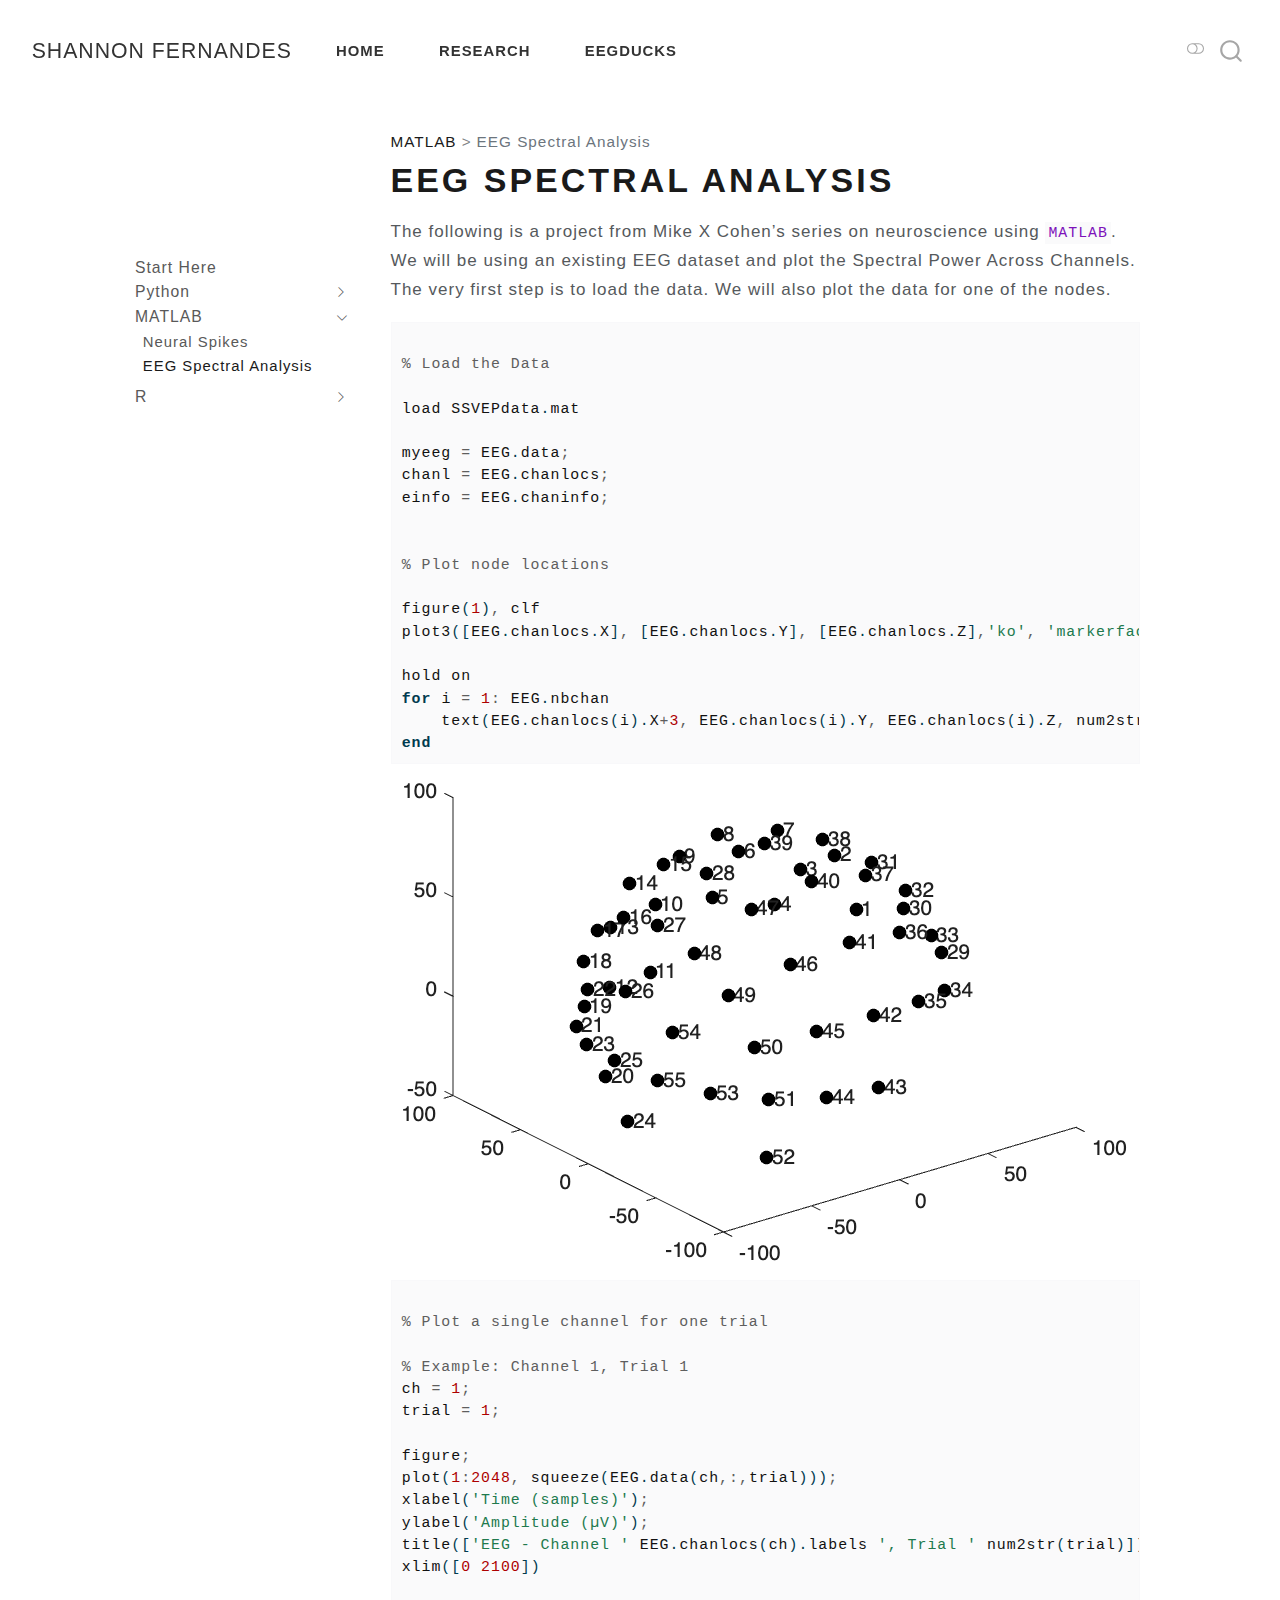
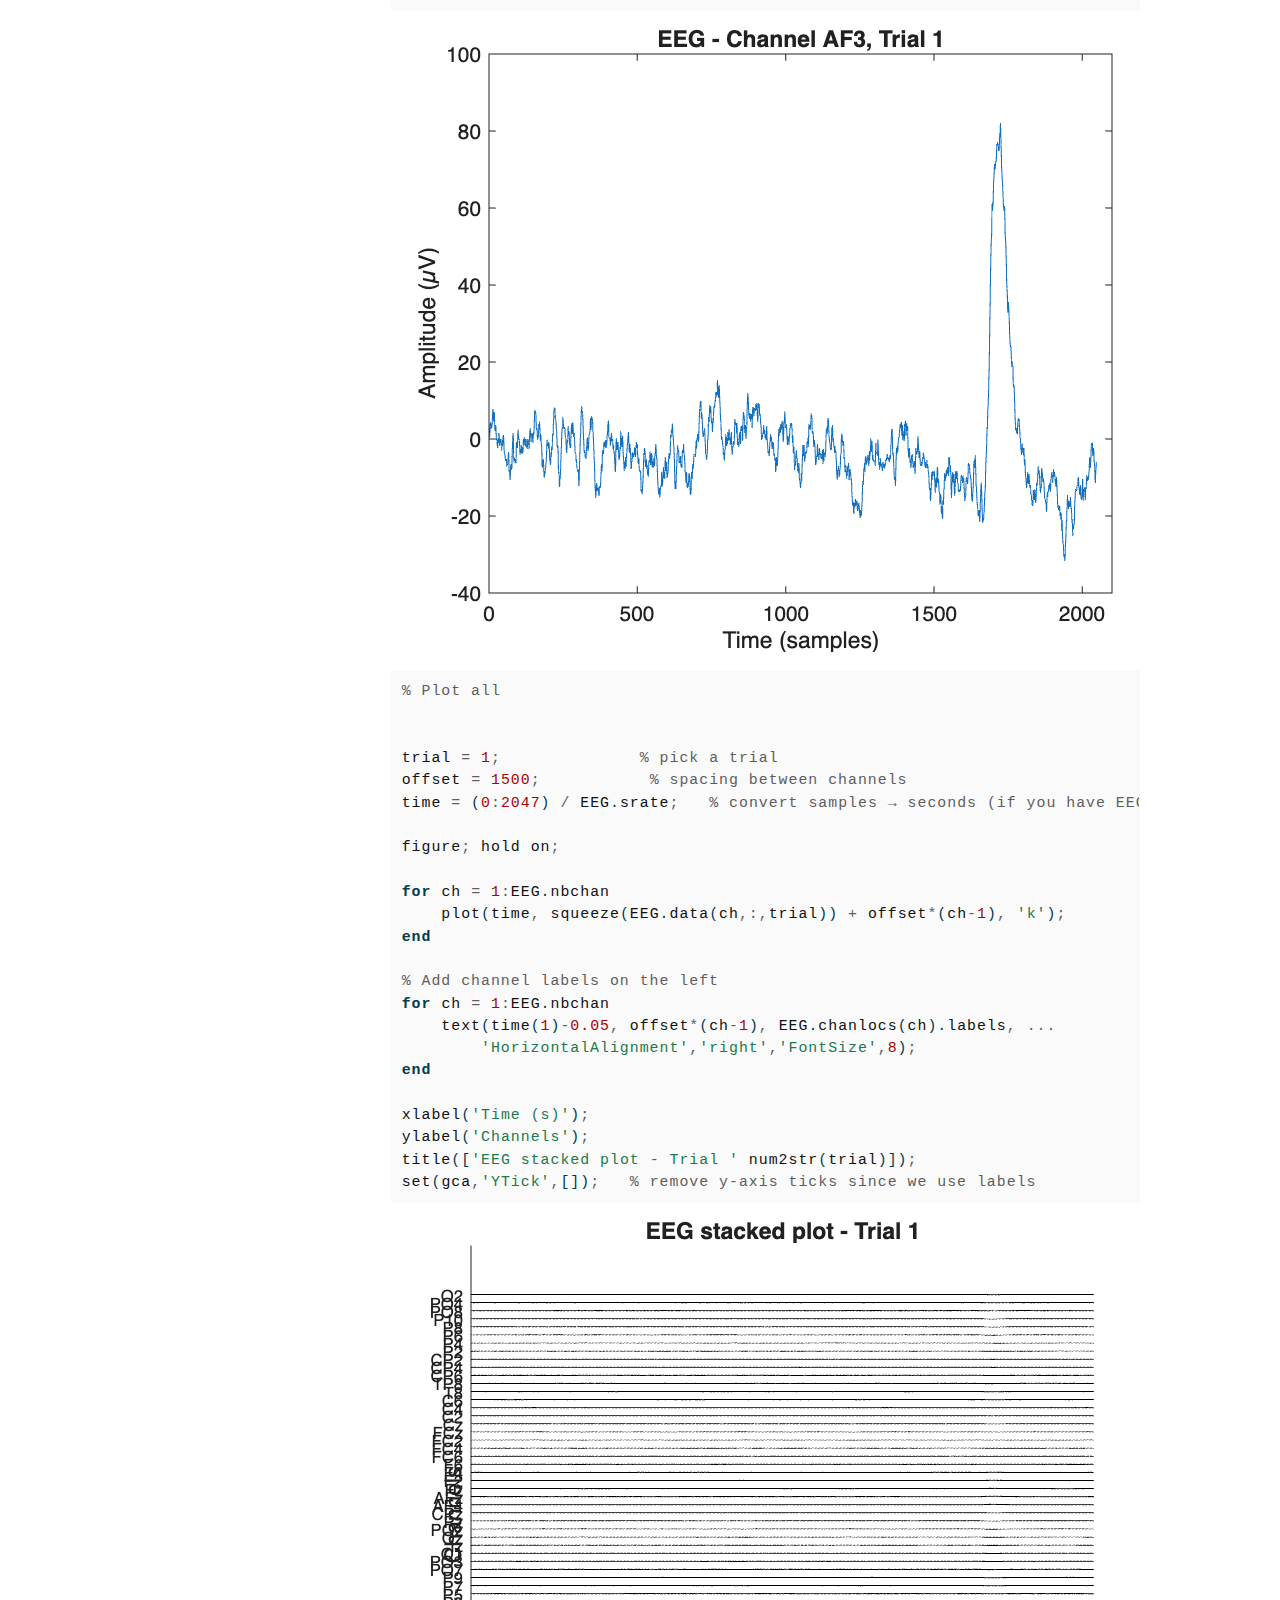
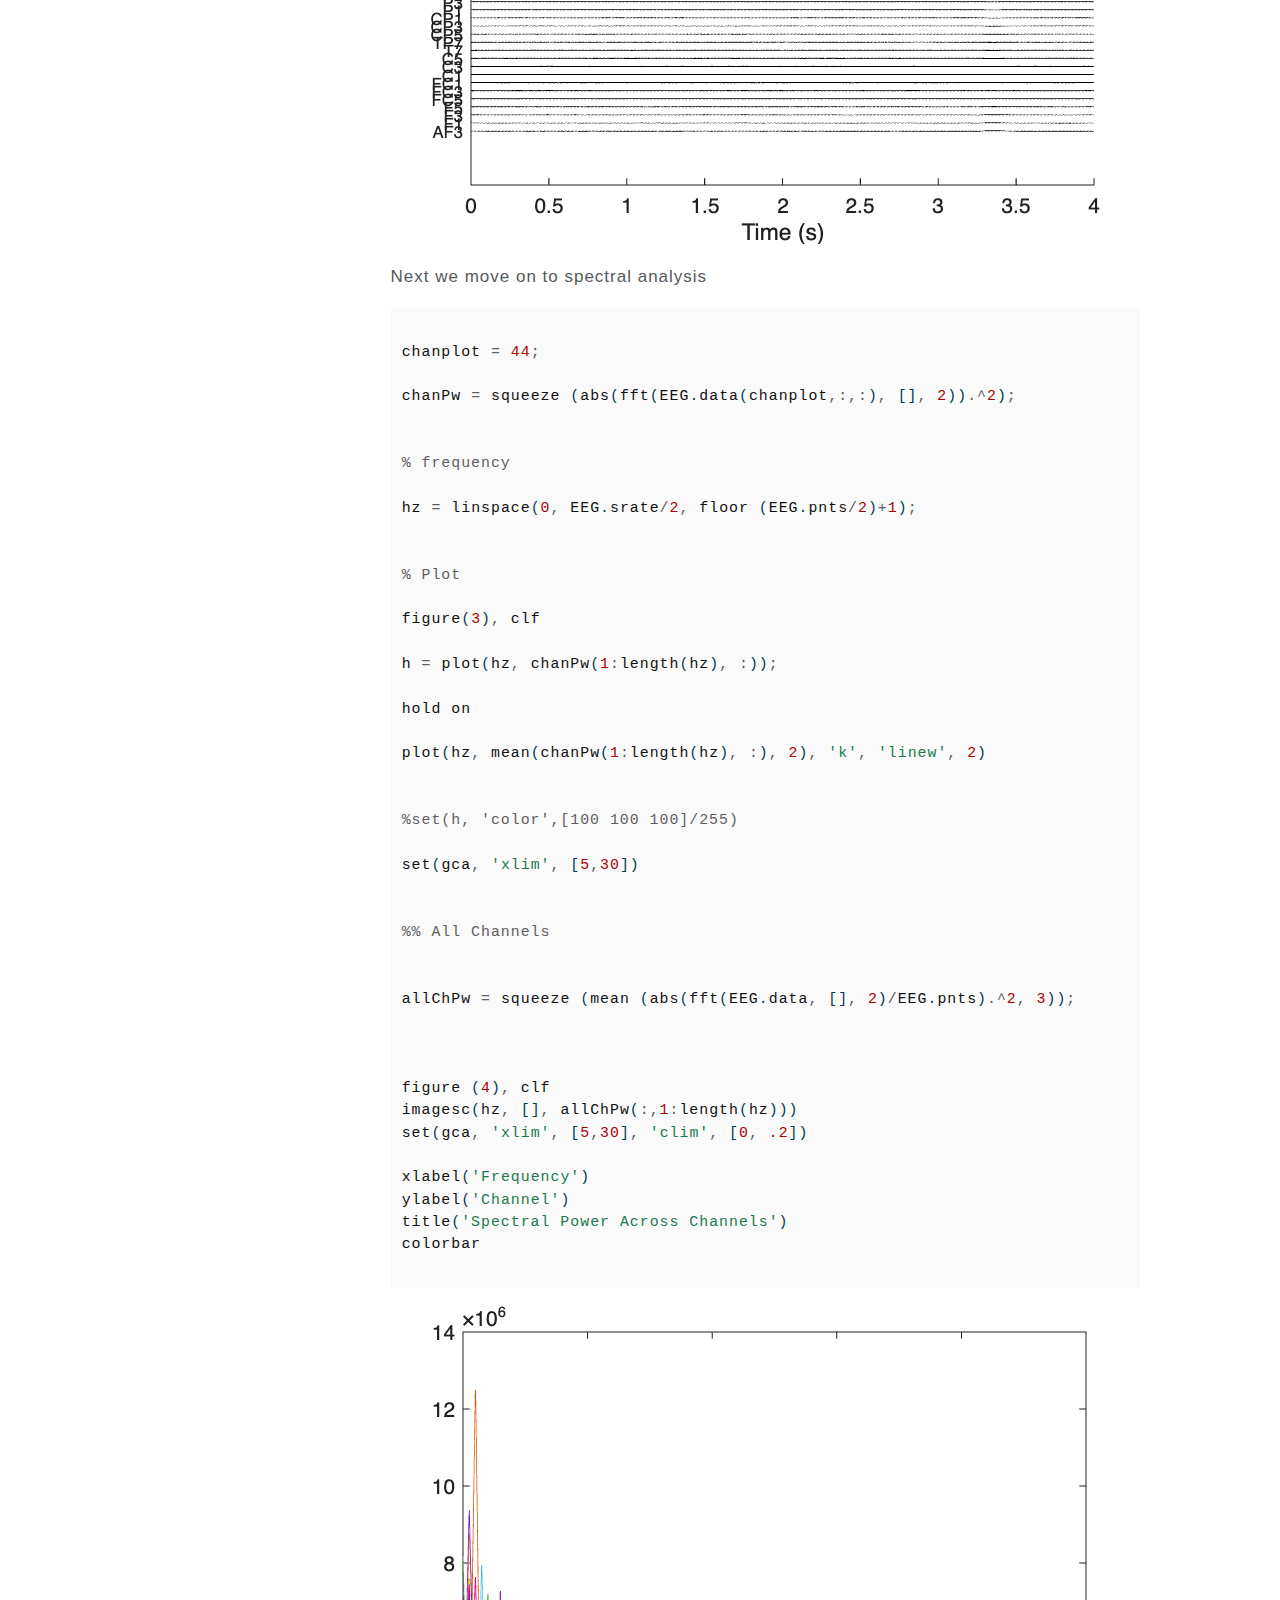
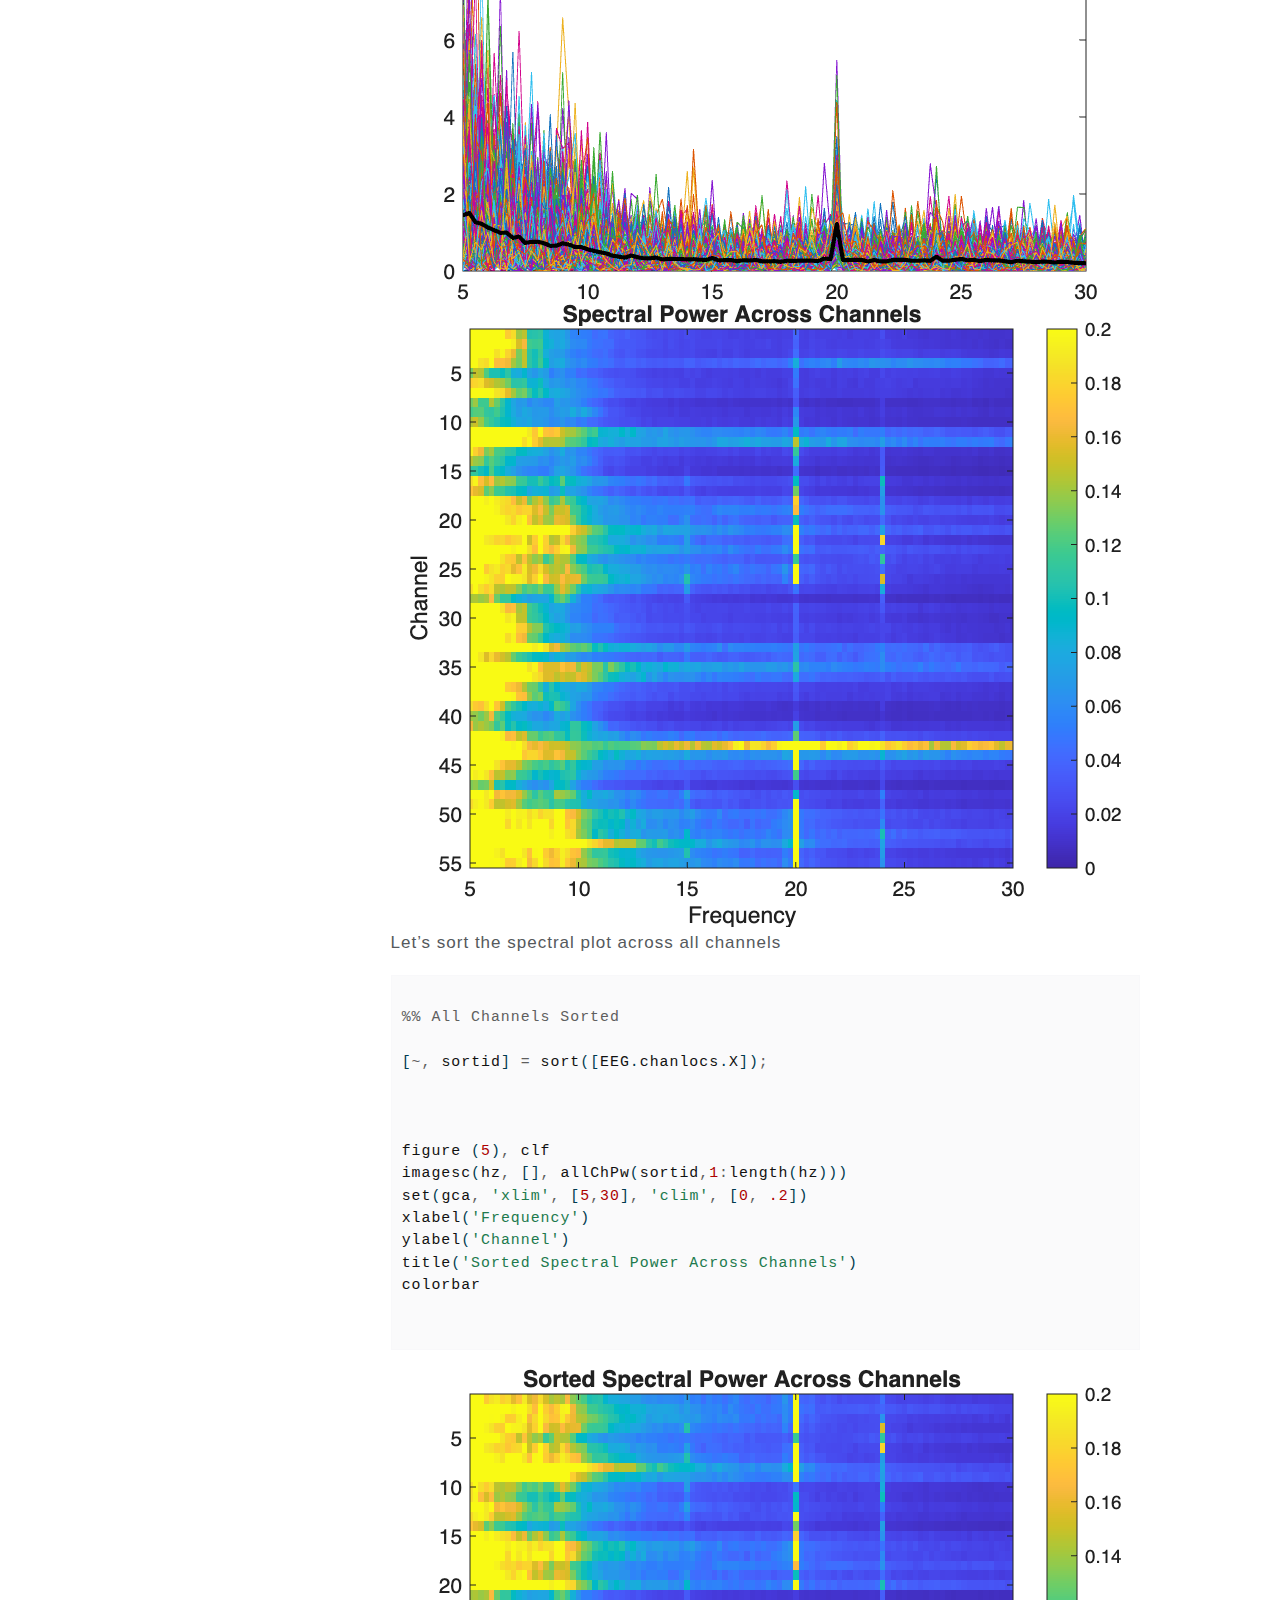
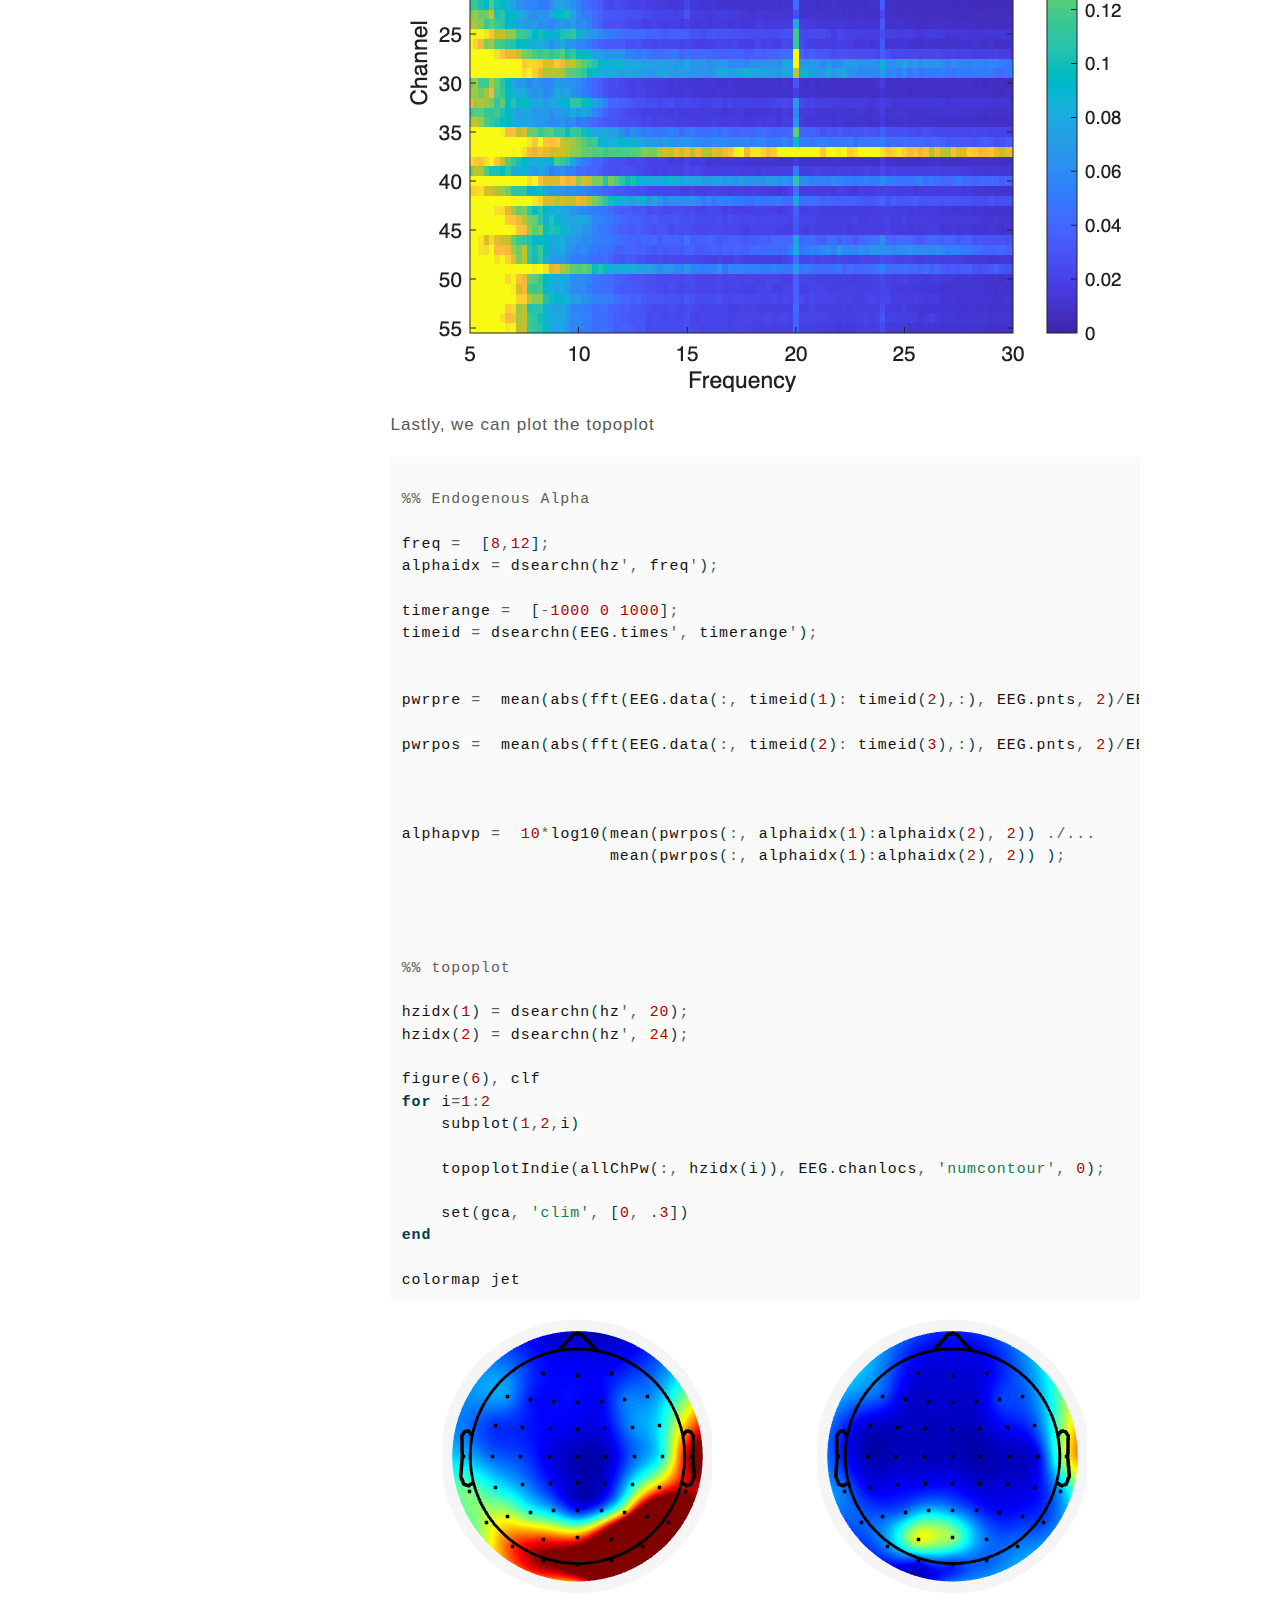
<file: research/ch4.html>
<!DOCTYPE html>
<html xmlns="http://www.w3.org/1999/xhtml" lang="en" xml:lang="en"><head>

<meta charset="utf-8">
<meta name="generator" content="quarto-1.8.24">

<meta name="viewport" content="width=device-width, initial-scale=1.0, user-scalable=yes">


<title>EEG Spectral Analysis – Shannon Fernandes</title>
<style>
code{white-space: pre-wrap;}
span.smallcaps{font-variant: small-caps;}
div.columns{display: flex; gap: min(4vw, 1.5em);}
div.column{flex: auto; overflow-x: auto;}
div.hanging-indent{margin-left: 1.5em; text-indent: -1.5em;}
ul.task-list{list-style: none;}
ul.task-list li input[type="checkbox"] {
  width: 0.8em;
  margin: 0 0.8em 0.2em -1em; /* quarto-specific, see https://github.com/quarto-dev/quarto-cli/issues/4556 */ 
  vertical-align: middle;
}
/* CSS for syntax highlighting */
html { -webkit-text-size-adjust: 100%; }
pre > code.sourceCode { white-space: pre; position: relative; }
pre > code.sourceCode > span { display: inline-block; line-height: 1.25; }
pre > code.sourceCode > span:empty { height: 1.2em; }
.sourceCode { overflow: visible; }
code.sourceCode > span { color: inherit; text-decoration: inherit; }
div.sourceCode { margin: 1em 0; }
pre.sourceCode { margin: 0; }
@media screen {
div.sourceCode { overflow: auto; }
}
@media print {
pre > code.sourceCode { white-space: pre-wrap; }
pre > code.sourceCode > span { text-indent: -5em; padding-left: 5em; }
}
pre.numberSource code
  { counter-reset: source-line 0; }
pre.numberSource code > span
  { position: relative; left: -4em; counter-increment: source-line; }
pre.numberSource code > span > a:first-child::before
  { content: counter(source-line);
    position: relative; left: -1em; text-align: right; vertical-align: baseline;
    border: none; display: inline-block;
    -webkit-touch-callout: none; -webkit-user-select: none;
    -khtml-user-select: none; -moz-user-select: none;
    -ms-user-select: none; user-select: none;
    padding: 0 4px; width: 4em;
  }
pre.numberSource { margin-left: 3em;  padding-left: 4px; }
div.sourceCode
  {   }
@media screen {
pre > code.sourceCode > span > a:first-child::before { text-decoration: underline; }
}
</style>


<script src="../site_libs/quarto-nav/quarto-nav.js"></script>
<script src="../site_libs/quarto-nav/headroom.min.js"></script>
<script src="../site_libs/clipboard/clipboard.min.js"></script>
<script src="../site_libs/quarto-search/autocomplete.umd.js"></script>
<script src="../site_libs/quarto-search/fuse.min.js"></script>
<script src="../site_libs/quarto-search/quarto-search.js"></script>
<meta name="quarto:offset" content="../">
<script src="../site_libs/quarto-html/quarto.js" type="module"></script>
<script src="../site_libs/quarto-html/tabsets/tabsets.js" type="module"></script>
<script src="../site_libs/quarto-html/axe/axe-check.js" type="module"></script>
<script src="../site_libs/quarto-html/popper.min.js"></script>
<script src="../site_libs/quarto-html/tippy.umd.min.js"></script>
<script src="../site_libs/quarto-html/anchor.min.js"></script>
<link href="../site_libs/quarto-html/tippy.css" rel="stylesheet">
<link href="../site_libs/quarto-html/quarto-syntax-highlighting-dc55a5b9e770e841cd82e46aadbfb9b0.css" rel="stylesheet" class="quarto-color-scheme" id="quarto-text-highlighting-styles">
<link href="../site_libs/quarto-html/quarto-syntax-highlighting-dark-b651517ce65839d647a86e2780455cfb.css" rel="stylesheet" class="quarto-color-scheme quarto-color-alternate" id="quarto-text-highlighting-styles">
<link href="../site_libs/quarto-html/quarto-syntax-highlighting-dc55a5b9e770e841cd82e46aadbfb9b0.css" rel="stylesheet" class="quarto-color-scheme-extra" id="quarto-text-highlighting-styles">
<script src="../site_libs/bootstrap/bootstrap.min.js"></script>
<link href="../site_libs/bootstrap/bootstrap-icons.css" rel="stylesheet">
<link href="../site_libs/bootstrap/bootstrap-ecc2c41da66b8dbb0d339e6754a59479.min.css" rel="stylesheet" append-hash="true" class="quarto-color-scheme" id="quarto-bootstrap" data-mode="light">
<link href="../site_libs/bootstrap/bootstrap-dark-ebe780fa19b81742a76f50aab756f195.min.css" rel="stylesheet" append-hash="true" class="quarto-color-scheme quarto-color-alternate" id="quarto-bootstrap" data-mode="dark">
<link href="../site_libs/bootstrap/bootstrap-ecc2c41da66b8dbb0d339e6754a59479.min.css" rel="stylesheet" append-hash="true" class="quarto-color-scheme-extra" id="quarto-bootstrap" data-mode="light">
<script id="quarto-search-options" type="application/json">{
  "location": "navbar",
  "copy-button": false,
  "collapse-after": 3,
  "panel-placement": "end",
  "type": "overlay",
  "limit": 50,
  "keyboard-shortcut": [
    "f",
    "/",
    "s"
  ],
  "show-item-context": false,
  "language": {
    "search-no-results-text": "No results",
    "search-matching-documents-text": "matching documents",
    "search-copy-link-title": "Copy link to search",
    "search-hide-matches-text": "Hide additional matches",
    "search-more-match-text": "more match in this document",
    "search-more-matches-text": "more matches in this document",
    "search-clear-button-title": "Clear",
    "search-text-placeholder": "",
    "search-detached-cancel-button-title": "Cancel",
    "search-submit-button-title": "Submit",
    "search-label": "Search"
  }
}</script>


<link rel="stylesheet" href="../styles.css">
</head>

<body class="nav-sidebar floating nav-fixed fullcontent quarto-light"><script id="quarto-html-before-body" type="application/javascript">
    const toggleBodyColorMode = (bsSheetEl) => {
      const mode = bsSheetEl.getAttribute("data-mode");
      const bodyEl = window.document.querySelector("body");
      if (mode === "dark") {
        bodyEl.classList.add("quarto-dark");
        bodyEl.classList.remove("quarto-light");
      } else {
        bodyEl.classList.add("quarto-light");
        bodyEl.classList.remove("quarto-dark");
      }
    }
    const toggleBodyColorPrimary = () => {
      const bsSheetEl = window.document.querySelector("link#quarto-bootstrap:not([rel=disabled-stylesheet])");
      if (bsSheetEl) {
        toggleBodyColorMode(bsSheetEl);
      }
    }
    const setColorSchemeToggle = (alternate) => {
      const toggles = window.document.querySelectorAll('.quarto-color-scheme-toggle');
      for (let i=0; i < toggles.length; i++) {
        const toggle = toggles[i];
        if (toggle) {
          if (alternate) {
            toggle.classList.add("alternate");
          } else {
            toggle.classList.remove("alternate");
          }
        }
      }
    };
    const toggleColorMode = (alternate) => {
      // Switch the stylesheets
      const primaryStylesheets = window.document.querySelectorAll('link.quarto-color-scheme:not(.quarto-color-alternate)');
      const alternateStylesheets = window.document.querySelectorAll('link.quarto-color-scheme.quarto-color-alternate');
      manageTransitions('#quarto-margin-sidebar .nav-link', false);
      if (alternate) {
        // note: dark is layered on light, we don't disable primary!
        enableStylesheet(alternateStylesheets);
        for (const sheetNode of alternateStylesheets) {
          if (sheetNode.id === "quarto-bootstrap") {
            toggleBodyColorMode(sheetNode);
          }
        }
      } else {
        disableStylesheet(alternateStylesheets);
        enableStylesheet(primaryStylesheets)
        toggleBodyColorPrimary();
      }
      manageTransitions('#quarto-margin-sidebar .nav-link', true);
      // Switch the toggles
      setColorSchemeToggle(alternate)
      // Hack to workaround the fact that safari doesn't
      // properly recolor the scrollbar when toggling (#1455)
      if (navigator.userAgent.indexOf('Safari') > 0 && navigator.userAgent.indexOf('Chrome') == -1) {
        manageTransitions("body", false);
        window.scrollTo(0, 1);
        setTimeout(() => {
          window.scrollTo(0, 0);
          manageTransitions("body", true);
        }, 40);
      }
    }
    const disableStylesheet = (stylesheets) => {
      for (let i=0; i < stylesheets.length; i++) {
        const stylesheet = stylesheets[i];
        stylesheet.rel = 'disabled-stylesheet';
      }
    }
    const enableStylesheet = (stylesheets) => {
      for (let i=0; i < stylesheets.length; i++) {
        const stylesheet = stylesheets[i];
        if(stylesheet.rel !== 'stylesheet') { // for Chrome, which will still FOUC without this check
          stylesheet.rel = 'stylesheet';
        }
      }
    }
    const manageTransitions = (selector, allowTransitions) => {
      const els = window.document.querySelectorAll(selector);
      for (let i=0; i < els.length; i++) {
        const el = els[i];
        if (allowTransitions) {
          el.classList.remove('notransition');
        } else {
          el.classList.add('notransition');
        }
      }
    }
    const isFileUrl = () => {
      return window.location.protocol === 'file:';
    }
    const hasAlternateSentinel = () => {
      let styleSentinel = getColorSchemeSentinel();
      if (styleSentinel !== null) {
        return styleSentinel === "alternate";
      } else {
        return false;
      }
    }
    const setStyleSentinel = (alternate) => {
      const value = alternate ? "alternate" : "default";
      if (!isFileUrl()) {
        window.localStorage.setItem("quarto-color-scheme", value);
      } else {
        localAlternateSentinel = value;
      }
    }
    const getColorSchemeSentinel = () => {
      if (!isFileUrl()) {
        const storageValue = window.localStorage.getItem("quarto-color-scheme");
        return storageValue != null ? storageValue : localAlternateSentinel;
      } else {
        return localAlternateSentinel;
      }
    }
    const toggleGiscusIfUsed = (isAlternate, darkModeDefault) => {
      const baseTheme = document.querySelector('#giscus-base-theme')?.value ?? 'light';
      const alternateTheme = document.querySelector('#giscus-alt-theme')?.value ?? 'dark';
      let newTheme = '';
      if(authorPrefersDark) {
        newTheme = isAlternate ? baseTheme : alternateTheme;
      } else {
        newTheme = isAlternate ? alternateTheme : baseTheme;
      }
      const changeGiscusTheme = () => {
        // From: https://github.com/giscus/giscus/issues/336
        const sendMessage = (message) => {
          const iframe = document.querySelector('iframe.giscus-frame');
          if (!iframe) return;
          iframe.contentWindow.postMessage({ giscus: message }, 'https://giscus.app');
        }
        sendMessage({
          setConfig: {
            theme: newTheme
          }
        });
      }
      const isGiscussLoaded = window.document.querySelector('iframe.giscus-frame') !== null;
      if (isGiscussLoaded) {
        changeGiscusTheme();
      }
    };
    const authorPrefersDark = false;
    const darkModeDefault = authorPrefersDark;
      document.querySelector('link#quarto-text-highlighting-styles.quarto-color-scheme-extra').rel = 'disabled-stylesheet';
      document.querySelector('link#quarto-bootstrap.quarto-color-scheme-extra').rel = 'disabled-stylesheet';
    let localAlternateSentinel = darkModeDefault ? 'alternate' : 'default';
    // Dark / light mode switch
    window.quartoToggleColorScheme = () => {
      // Read the current dark / light value
      let toAlternate = !hasAlternateSentinel();
      toggleColorMode(toAlternate);
      setStyleSentinel(toAlternate);
      toggleGiscusIfUsed(toAlternate, darkModeDefault);
      window.dispatchEvent(new Event('resize'));
    };
    // Switch to dark mode if need be
    if (hasAlternateSentinel()) {
      toggleColorMode(true);
    } else {
      toggleColorMode(false);
    }
  </script>

<div id="quarto-search-results"></div>
  <header id="quarto-header" class="headroom fixed-top">
    <nav class="navbar navbar-expand-lg " data-bs-theme="dark">
      <div class="navbar-container container-fluid">
      <div class="navbar-brand-container mx-auto">
    <a href="../index.html" class="navbar-brand navbar-brand-logo">
    </a>
    <a class="navbar-brand" href="../index.html">
    <span class="navbar-title">Shannon Fernandes</span>
    </a>
  </div>
            <div id="quarto-search" class="" title="Search"></div>
          <button class="navbar-toggler" type="button" data-bs-toggle="collapse" data-bs-target="#navbarCollapse" aria-controls="navbarCollapse" role="menu" aria-expanded="false" aria-label="Toggle navigation" onclick="if (window.quartoToggleHeadroom) { window.quartoToggleHeadroom(); }">
  <span class="navbar-toggler-icon"></span>
</button>
          <div class="collapse navbar-collapse" id="navbarCollapse">
            <ul class="navbar-nav navbar-nav-scroll me-auto">
  <li class="nav-item">
    <a class="nav-link active" href="../index.html" aria-current="page"> 
<span class="menu-text">Home</span></a>
  </li>  
  <li class="nav-item">
    <a class="nav-link" href="../research/index2.html"> 
<span class="menu-text">Research</span></a>
  </li>  
  <li class="nav-item">
    <a class="nav-link" href="https://shannferns.github.io/eegducks/"> 
<span class="menu-text">EEGDUCKS</span></a>
  </li>  
</ul>
          </div> <!-- /navcollapse -->
            <div class="quarto-navbar-tools">
  <a href="" class="quarto-color-scheme-toggle quarto-navigation-tool  px-1" onclick="window.quartoToggleColorScheme(); return false;" title="Toggle dark mode"><i class="bi"></i></a>
</div>
      </div> <!-- /container-fluid -->
    </nav>
  <nav class="quarto-secondary-nav">
    <div class="container-fluid d-flex">
      <button type="button" class="quarto-btn-toggle btn" data-bs-toggle="collapse" role="button" data-bs-target=".quarto-sidebar-collapse-item" aria-controls="quarto-sidebar" aria-expanded="false" aria-label="Toggle sidebar navigation" onclick="if (window.quartoToggleHeadroom) { window.quartoToggleHeadroom(); }">
        <i class="bi bi-layout-text-sidebar-reverse"></i>
      </button>
        <nav class="quarto-page-breadcrumbs" aria-label="breadcrumb"><ol class="breadcrumb"><li class="breadcrumb-item"><a href="../research/ch3.html">MATLAB</a></li><li class="breadcrumb-item"><a href="../research/ch4.html">EEG Spectral Analysis</a></li></ol></nav>
        <a class="flex-grow-1" role="navigation" data-bs-toggle="collapse" data-bs-target=".quarto-sidebar-collapse-item" aria-controls="quarto-sidebar" aria-expanded="false" aria-label="Toggle sidebar navigation" onclick="if (window.quartoToggleHeadroom) { window.quartoToggleHeadroom(); }">      
        </a>
    </div>
  </nav>
</header>
<!-- content -->
<div id="quarto-content" class="quarto-container page-columns page-rows-contents page-layout-article page-navbar">
<!-- sidebar -->
  <nav id="quarto-sidebar" class="sidebar collapse collapse-horizontal quarto-sidebar-collapse-item sidebar-navigation floating overflow-auto">
    <div class="pt-lg-2 mt-2 text-left sidebar-header sidebar-header-stacked">
      <a href="../index.html" class="sidebar-logo-link">
      </a>
      </div>
    <div class="sidebar-menu-container"> 
    <ul class="list-unstyled mt-1">
        <li class="sidebar-item">
  <div class="sidebar-item-container"> 
  <a href="../research/index2.html" class="sidebar-item-text sidebar-link">
 <span class="menu-text">Start Here</span></a>
  </div>
</li>
        <li class="sidebar-item sidebar-item-section">
      <div class="sidebar-item-container"> 
            <a class="sidebar-item-text sidebar-link text-start collapsed" data-bs-toggle="collapse" data-bs-target="#quarto-sidebar-section-1" role="navigation" aria-expanded="false">
 <span class="menu-text">Python</span></a>
          <a class="sidebar-item-toggle text-start collapsed" data-bs-toggle="collapse" data-bs-target="#quarto-sidebar-section-1" role="navigation" aria-expanded="false" aria-label="Toggle section">
            <i class="bi bi-chevron-right ms-2"></i>
          </a> 
      </div>
      <ul id="quarto-sidebar-section-1" class="collapse list-unstyled sidebar-section depth1 ">  
          <li class="sidebar-item">
  <div class="sidebar-item-container"> 
  <a href="../research/ch1.html" class="sidebar-item-text sidebar-link">
 <span class="menu-text">Multidimensional Scaling (MDS) from Nosofsky (1991)</span></a>
  </div>
</li>
          <li class="sidebar-item">
  <div class="sidebar-item-container"> 
  <a href="../research/ch2.html" class="sidebar-item-text sidebar-link">
 <span class="menu-text">ADHD Reddit Sentiment Analysis</span></a>
  </div>
</li>
      </ul>
  </li>
        <li class="sidebar-item sidebar-item-section">
      <div class="sidebar-item-container"> 
            <a class="sidebar-item-text sidebar-link text-start" data-bs-toggle="collapse" data-bs-target="#quarto-sidebar-section-2" role="navigation" aria-expanded="true">
 <span class="menu-text">MATLAB</span></a>
          <a class="sidebar-item-toggle text-start" data-bs-toggle="collapse" data-bs-target="#quarto-sidebar-section-2" role="navigation" aria-expanded="true" aria-label="Toggle section">
            <i class="bi bi-chevron-right ms-2"></i>
          </a> 
      </div>
      <ul id="quarto-sidebar-section-2" class="collapse list-unstyled sidebar-section depth1 show">  
          <li class="sidebar-item">
  <div class="sidebar-item-container"> 
  <a href="../research/ch3.html" class="sidebar-item-text sidebar-link">
 <span class="menu-text">Neural Spikes</span></a>
  </div>
</li>
          <li class="sidebar-item">
  <div class="sidebar-item-container"> 
  <a href="../research/ch4.html" class="sidebar-item-text sidebar-link active">
 <span class="menu-text">EEG Spectral Analysis</span></a>
  </div>
</li>
      </ul>
  </li>
        <li class="sidebar-item sidebar-item-section">
      <div class="sidebar-item-container"> 
            <a class="sidebar-item-text sidebar-link text-start collapsed" data-bs-toggle="collapse" data-bs-target="#quarto-sidebar-section-3" role="navigation" aria-expanded="false">
 <span class="menu-text">R</span></a>
          <a class="sidebar-item-toggle text-start collapsed" data-bs-toggle="collapse" data-bs-target="#quarto-sidebar-section-3" role="navigation" aria-expanded="false" aria-label="Toggle section">
            <i class="bi bi-chevron-right ms-2"></i>
          </a> 
      </div>
      <ul id="quarto-sidebar-section-3" class="collapse list-unstyled sidebar-section depth1 ">  
          <li class="sidebar-item">
  <div class="sidebar-item-container"> 
  <a href="../research/ch2.html" class="sidebar-item-text sidebar-link">
 <span class="menu-text">ADHD Reddit Sentiment Analysis</span></a>
  </div>
</li>
      </ul>
  </li>
    </ul>
    </div>
</nav>
<div id="quarto-sidebar-glass" class="quarto-sidebar-collapse-item" data-bs-toggle="collapse" data-bs-target=".quarto-sidebar-collapse-item"></div>
<!-- margin-sidebar -->
    
<!-- main -->
<main class="content" id="quarto-document-content">


<header id="title-block-header" class="quarto-title-block default"><nav class="quarto-page-breadcrumbs quarto-title-breadcrumbs d-none d-lg-block" aria-label="breadcrumb"><ol class="breadcrumb"><li class="breadcrumb-item"><a href="../research/ch3.html">MATLAB</a></li><li class="breadcrumb-item"><a href="../research/ch4.html">EEG Spectral Analysis</a></li></ol></nav>
<div class="quarto-title">
<h1 class="title">EEG Spectral Analysis</h1>
</div>



<div class="quarto-title-meta">

    
  
    
  </div>
  


</header>


<p>The following is a project from Mike X Cohen’s series on neuroscience using <code>MATLAB</code>. We will be using an existing EEG dataset and plot the Spectral Power Across Channels. The very first step is to load the data. We will also plot the data for one of the nodes.</p>
<div class="code-copy-outer-scaffold"><div class="sourceCode" id="cb1"><pre class="sourceCode matlab code-with-copy"><code class="sourceCode matlab"><span id="cb1-1"><a href="#cb1-1" aria-hidden="true" tabindex="-1"></a></span>
<span id="cb1-2"><a href="#cb1-2" aria-hidden="true" tabindex="-1"></a><span class="co">% Load the Data</span></span>
<span id="cb1-3"><a href="#cb1-3" aria-hidden="true" tabindex="-1"></a></span>
<span id="cb1-4"><a href="#cb1-4" aria-hidden="true" tabindex="-1"></a><span class="va">load</span> <span class="va">SSVEPdata</span>.<span class="va">mat</span></span>
<span id="cb1-5"><a href="#cb1-5" aria-hidden="true" tabindex="-1"></a></span>
<span id="cb1-6"><a href="#cb1-6" aria-hidden="true" tabindex="-1"></a><span class="va">myeeg</span> <span class="op">=</span> <span class="va">EEG</span>.<span class="va">data</span><span class="op">;</span></span>
<span id="cb1-7"><a href="#cb1-7" aria-hidden="true" tabindex="-1"></a><span class="va">chanl</span> <span class="op">=</span> <span class="va">EEG</span>.<span class="va">chanlocs</span><span class="op">;</span></span>
<span id="cb1-8"><a href="#cb1-8" aria-hidden="true" tabindex="-1"></a><span class="va">einfo</span> <span class="op">=</span> <span class="va">EEG</span>.<span class="va">chaninfo</span><span class="op">;</span></span>
<span id="cb1-9"><a href="#cb1-9" aria-hidden="true" tabindex="-1"></a></span>
<span id="cb1-10"><a href="#cb1-10" aria-hidden="true" tabindex="-1"></a></span>
<span id="cb1-11"><a href="#cb1-11" aria-hidden="true" tabindex="-1"></a><span class="co">% Plot node locations</span></span>
<span id="cb1-12"><a href="#cb1-12" aria-hidden="true" tabindex="-1"></a></span>
<span id="cb1-13"><a href="#cb1-13" aria-hidden="true" tabindex="-1"></a><span class="va">figure</span>(<span class="fl">1</span>)<span class="op">,</span> <span class="va">clf</span></span>
<span id="cb1-14"><a href="#cb1-14" aria-hidden="true" tabindex="-1"></a><span class="va">plot3</span>([<span class="va">EEG</span>.<span class="va">chanlocs</span>.<span class="va">X</span>]<span class="op">,</span> [<span class="va">EEG</span>.<span class="va">chanlocs</span>.<span class="va">Y</span>]<span class="op">,</span> [<span class="va">EEG</span>.<span class="va">chanlocs</span>.<span class="va">Z</span>]<span class="op">,</span><span class="ss">'ko'</span><span class="op">,</span> <span class="ss">'markerfacecolor'</span><span class="op">,</span> <span class="ss">'k'</span>)</span>
<span id="cb1-15"><a href="#cb1-15" aria-hidden="true" tabindex="-1"></a></span>
<span id="cb1-16"><a href="#cb1-16" aria-hidden="true" tabindex="-1"></a><span class="va">hold</span> <span class="va">on</span></span>
<span id="cb1-17"><a href="#cb1-17" aria-hidden="true" tabindex="-1"></a><span class="kw">for</span> <span class="va">i</span> <span class="op">=</span> <span class="fl">1</span><span class="op">:</span> <span class="va">EEG</span>.<span class="va">nbchan</span></span>
<span id="cb1-18"><a href="#cb1-18" aria-hidden="true" tabindex="-1"></a>    <span class="va">text</span>(<span class="va">EEG</span>.<span class="va">chanlocs</span>(<span class="va">i</span>).<span class="va">X</span><span class="op">+</span><span class="fl">3</span><span class="op">,</span> <span class="va">EEG</span>.<span class="va">chanlocs</span>(<span class="va">i</span>).<span class="va">Y</span><span class="op">,</span> <span class="va">EEG</span>.<span class="va">chanlocs</span>(<span class="va">i</span>).<span class="va">Z</span><span class="op">,</span> <span class="va">num2str</span>(<span class="va">i</span>))</span>
<span id="cb1-19"><a href="#cb1-19" aria-hidden="true" tabindex="-1"></a><span class="kw">end</span></span></code></pre></div><button title="Copy to Clipboard" class="code-copy-button"><i class="bi"></i></button></div>
<p><img src="eeg1.png" class="img-fluid"></p>
<div class="code-copy-outer-scaffold"><div class="sourceCode" id="cb2"><pre class="sourceCode matlab code-with-copy"><code class="sourceCode matlab"><span id="cb2-1"><a href="#cb2-1" aria-hidden="true" tabindex="-1"></a></span>
<span id="cb2-2"><a href="#cb2-2" aria-hidden="true" tabindex="-1"></a><span class="co">% Plot a single channel for one trial </span></span>
<span id="cb2-3"><a href="#cb2-3" aria-hidden="true" tabindex="-1"></a></span>
<span id="cb2-4"><a href="#cb2-4" aria-hidden="true" tabindex="-1"></a><span class="co">% Example: Channel 1, Trial 1</span></span>
<span id="cb2-5"><a href="#cb2-5" aria-hidden="true" tabindex="-1"></a><span class="va">ch</span> <span class="op">=</span> <span class="fl">1</span><span class="op">;</span></span>
<span id="cb2-6"><a href="#cb2-6" aria-hidden="true" tabindex="-1"></a><span class="va">trial</span> <span class="op">=</span> <span class="fl">1</span><span class="op">;</span></span>
<span id="cb2-7"><a href="#cb2-7" aria-hidden="true" tabindex="-1"></a></span>
<span id="cb2-8"><a href="#cb2-8" aria-hidden="true" tabindex="-1"></a><span class="va">figure</span><span class="op">;</span></span>
<span id="cb2-9"><a href="#cb2-9" aria-hidden="true" tabindex="-1"></a><span class="va">plot</span>(<span class="fl">1</span><span class="op">:</span><span class="fl">2048</span><span class="op">,</span> <span class="va">squeeze</span>(<span class="va">EEG</span>.<span class="va">data</span>(<span class="va">ch</span><span class="op">,:,</span><span class="va">trial</span>)))<span class="op">;</span></span>
<span id="cb2-10"><a href="#cb2-10" aria-hidden="true" tabindex="-1"></a><span class="va">xlabel</span>(<span class="ss">'Time (samples)'</span>)<span class="op">;</span></span>
<span id="cb2-11"><a href="#cb2-11" aria-hidden="true" tabindex="-1"></a><span class="va">ylabel</span>(<span class="ss">'Amplitude (µV)'</span>)<span class="op">;</span></span>
<span id="cb2-12"><a href="#cb2-12" aria-hidden="true" tabindex="-1"></a><span class="va">title</span>([<span class="ss">'EEG - Channel '</span> <span class="va">EEG</span>.<span class="va">chanlocs</span>(<span class="va">ch</span>).<span class="va">labels</span> <span class="ss">', Trial '</span> <span class="va">num2str</span>(<span class="va">trial</span>)])<span class="op">;</span></span>
<span id="cb2-13"><a href="#cb2-13" aria-hidden="true" tabindex="-1"></a><span class="va">xlim</span>([<span class="fl">0</span> <span class="fl">2100</span>])</span>
<span id="cb2-14"><a href="#cb2-14" aria-hidden="true" tabindex="-1"></a></span></code></pre></div><button title="Copy to Clipboard" class="code-copy-button"><i class="bi"></i></button></div>
<p><img src="eeg2.png" class="img-fluid"></p>
<div class="code-copy-outer-scaffold"><div class="sourceCode" id="cb3"><pre class="sourceCode matlab code-with-copy"><code class="sourceCode matlab"><span id="cb3-1"><a href="#cb3-1" aria-hidden="true" tabindex="-1"></a><span class="co">% Plot all</span></span>
<span id="cb3-2"><a href="#cb3-2" aria-hidden="true" tabindex="-1"></a></span>
<span id="cb3-3"><a href="#cb3-3" aria-hidden="true" tabindex="-1"></a></span>
<span id="cb3-4"><a href="#cb3-4" aria-hidden="true" tabindex="-1"></a><span class="va">trial</span> <span class="op">=</span> <span class="fl">1</span><span class="op">;</span>              <span class="co">% pick a trial</span></span>
<span id="cb3-5"><a href="#cb3-5" aria-hidden="true" tabindex="-1"></a><span class="va">offset</span> <span class="op">=</span> <span class="fl">1500</span><span class="op">;</span>           <span class="co">% spacing between channels</span></span>
<span id="cb3-6"><a href="#cb3-6" aria-hidden="true" tabindex="-1"></a><span class="va">time</span> <span class="op">=</span> (<span class="fl">0</span><span class="op">:</span><span class="fl">2047</span>) <span class="op">/</span> <span class="va">EEG</span>.<span class="va">srate</span><span class="op">;</span>   <span class="co">% convert samples → seconds (if you have EEG.srate)</span></span>
<span id="cb3-7"><a href="#cb3-7" aria-hidden="true" tabindex="-1"></a></span>
<span id="cb3-8"><a href="#cb3-8" aria-hidden="true" tabindex="-1"></a><span class="va">figure</span><span class="op">;</span> <span class="va">hold</span> <span class="va">on</span><span class="op">;</span></span>
<span id="cb3-9"><a href="#cb3-9" aria-hidden="true" tabindex="-1"></a></span>
<span id="cb3-10"><a href="#cb3-10" aria-hidden="true" tabindex="-1"></a><span class="kw">for</span> <span class="va">ch</span> <span class="op">=</span> <span class="fl">1</span><span class="op">:</span><span class="va">EEG</span>.<span class="va">nbchan</span></span>
<span id="cb3-11"><a href="#cb3-11" aria-hidden="true" tabindex="-1"></a>    <span class="va">plot</span>(<span class="va">time</span><span class="op">,</span> <span class="va">squeeze</span>(<span class="va">EEG</span>.<span class="va">data</span>(<span class="va">ch</span><span class="op">,:,</span><span class="va">trial</span>)) <span class="op">+</span> <span class="va">offset</span><span class="op">*</span>(<span class="va">ch</span><span class="op">-</span><span class="fl">1</span>)<span class="op">,</span> <span class="ss">'k'</span>)<span class="op">;</span></span>
<span id="cb3-12"><a href="#cb3-12" aria-hidden="true" tabindex="-1"></a><span class="kw">end</span></span>
<span id="cb3-13"><a href="#cb3-13" aria-hidden="true" tabindex="-1"></a></span>
<span id="cb3-14"><a href="#cb3-14" aria-hidden="true" tabindex="-1"></a><span class="co">% Add channel labels on the left</span></span>
<span id="cb3-15"><a href="#cb3-15" aria-hidden="true" tabindex="-1"></a><span class="kw">for</span> <span class="va">ch</span> <span class="op">=</span> <span class="fl">1</span><span class="op">:</span><span class="va">EEG</span>.<span class="va">nbchan</span></span>
<span id="cb3-16"><a href="#cb3-16" aria-hidden="true" tabindex="-1"></a>    <span class="va">text</span>(<span class="va">time</span>(<span class="fl">1</span>)<span class="op">-</span><span class="fl">0.05</span><span class="op">,</span> <span class="va">offset</span><span class="op">*</span>(<span class="va">ch</span><span class="op">-</span><span class="fl">1</span>)<span class="op">,</span> <span class="va">EEG</span>.<span class="va">chanlocs</span>(<span class="va">ch</span>).<span class="va">labels</span><span class="op">,</span> <span class="op">...</span></span>
<span id="cb3-17"><a href="#cb3-17" aria-hidden="true" tabindex="-1"></a>        <span class="ss">'HorizontalAlignment'</span><span class="op">,</span><span class="ss">'right'</span><span class="op">,</span><span class="ss">'FontSize'</span><span class="op">,</span><span class="fl">8</span>)<span class="op">;</span></span>
<span id="cb3-18"><a href="#cb3-18" aria-hidden="true" tabindex="-1"></a><span class="kw">end</span></span>
<span id="cb3-19"><a href="#cb3-19" aria-hidden="true" tabindex="-1"></a></span>
<span id="cb3-20"><a href="#cb3-20" aria-hidden="true" tabindex="-1"></a><span class="va">xlabel</span>(<span class="ss">'Time (s)'</span>)<span class="op">;</span></span>
<span id="cb3-21"><a href="#cb3-21" aria-hidden="true" tabindex="-1"></a><span class="va">ylabel</span>(<span class="ss">'Channels'</span>)<span class="op">;</span></span>
<span id="cb3-22"><a href="#cb3-22" aria-hidden="true" tabindex="-1"></a><span class="va">title</span>([<span class="ss">'EEG stacked plot - Trial '</span> <span class="va">num2str</span>(<span class="va">trial</span>)])<span class="op">;</span></span>
<span id="cb3-23"><a href="#cb3-23" aria-hidden="true" tabindex="-1"></a><span class="va">set</span>(<span class="va">gca</span><span class="op">,</span><span class="ss">'YTick'</span><span class="op">,</span>[])<span class="op">;</span>   <span class="co">% remove y-axis ticks since we use labels</span></span></code></pre></div><button title="Copy to Clipboard" class="code-copy-button"><i class="bi"></i></button></div>
<p><img src="eeg3.png" class="img-fluid"></p>
<p>Next we move on to spectral analysis</p>
<div class="code-copy-outer-scaffold"><div class="sourceCode" id="cb4"><pre class="sourceCode matlab code-with-copy"><code class="sourceCode matlab"><span id="cb4-1"><a href="#cb4-1" aria-hidden="true" tabindex="-1"></a></span>
<span id="cb4-2"><a href="#cb4-2" aria-hidden="true" tabindex="-1"></a><span class="va">chanplot</span> <span class="op">=</span> <span class="fl">44</span><span class="op">;</span></span>
<span id="cb4-3"><a href="#cb4-3" aria-hidden="true" tabindex="-1"></a></span>
<span id="cb4-4"><a href="#cb4-4" aria-hidden="true" tabindex="-1"></a><span class="va">chanPw</span> <span class="op">=</span> <span class="va">squeeze</span> (<span class="va">abs</span>(<span class="va">fft</span>(<span class="va">EEG</span>.<span class="va">data</span>(<span class="va">chanplot</span><span class="op">,:,:</span>)<span class="op">,</span> []<span class="op">,</span> <span class="fl">2</span>))<span class="op">.^</span><span class="fl">2</span>)<span class="op">;</span></span>
<span id="cb4-5"><a href="#cb4-5" aria-hidden="true" tabindex="-1"></a></span>
<span id="cb4-6"><a href="#cb4-6" aria-hidden="true" tabindex="-1"></a></span>
<span id="cb4-7"><a href="#cb4-7" aria-hidden="true" tabindex="-1"></a><span class="co">% frequency </span></span>
<span id="cb4-8"><a href="#cb4-8" aria-hidden="true" tabindex="-1"></a></span>
<span id="cb4-9"><a href="#cb4-9" aria-hidden="true" tabindex="-1"></a><span class="va">hz</span> <span class="op">=</span> <span class="va">linspace</span>(<span class="fl">0</span><span class="op">,</span> <span class="va">EEG</span>.<span class="va">srate</span><span class="op">/</span><span class="fl">2</span><span class="op">,</span> <span class="va">floor</span> (<span class="va">EEG</span>.<span class="va">pnts</span><span class="op">/</span><span class="fl">2</span>)<span class="op">+</span><span class="fl">1</span>)<span class="op">;</span></span>
<span id="cb4-10"><a href="#cb4-10" aria-hidden="true" tabindex="-1"></a></span>
<span id="cb4-11"><a href="#cb4-11" aria-hidden="true" tabindex="-1"></a></span>
<span id="cb4-12"><a href="#cb4-12" aria-hidden="true" tabindex="-1"></a><span class="co">% Plot</span></span>
<span id="cb4-13"><a href="#cb4-13" aria-hidden="true" tabindex="-1"></a></span>
<span id="cb4-14"><a href="#cb4-14" aria-hidden="true" tabindex="-1"></a><span class="va">figure</span>(<span class="fl">3</span>)<span class="op">,</span> <span class="va">clf</span></span>
<span id="cb4-15"><a href="#cb4-15" aria-hidden="true" tabindex="-1"></a></span>
<span id="cb4-16"><a href="#cb4-16" aria-hidden="true" tabindex="-1"></a><span class="va">h</span> <span class="op">=</span> <span class="va">plot</span>(<span class="va">hz</span><span class="op">,</span> <span class="va">chanPw</span>(<span class="fl">1</span><span class="op">:</span><span class="va">length</span>(<span class="va">hz</span>)<span class="op">,</span> <span class="op">:</span>))<span class="op">;</span></span>
<span id="cb4-17"><a href="#cb4-17" aria-hidden="true" tabindex="-1"></a></span>
<span id="cb4-18"><a href="#cb4-18" aria-hidden="true" tabindex="-1"></a><span class="va">hold</span> <span class="va">on</span></span>
<span id="cb4-19"><a href="#cb4-19" aria-hidden="true" tabindex="-1"></a></span>
<span id="cb4-20"><a href="#cb4-20" aria-hidden="true" tabindex="-1"></a><span class="va">plot</span>(<span class="va">hz</span><span class="op">,</span> <span class="va">mean</span>(<span class="va">chanPw</span>(<span class="fl">1</span><span class="op">:</span><span class="va">length</span>(<span class="va">hz</span>)<span class="op">,</span> <span class="op">:</span>)<span class="op">,</span> <span class="fl">2</span>)<span class="op">,</span> <span class="ss">'k'</span><span class="op">,</span> <span class="ss">'linew'</span><span class="op">,</span> <span class="fl">2</span>)</span>
<span id="cb4-21"><a href="#cb4-21" aria-hidden="true" tabindex="-1"></a></span>
<span id="cb4-22"><a href="#cb4-22" aria-hidden="true" tabindex="-1"></a></span>
<span id="cb4-23"><a href="#cb4-23" aria-hidden="true" tabindex="-1"></a><span class="co">%set(h, 'color',[100 100 100]/255)</span></span>
<span id="cb4-24"><a href="#cb4-24" aria-hidden="true" tabindex="-1"></a></span>
<span id="cb4-25"><a href="#cb4-25" aria-hidden="true" tabindex="-1"></a><span class="va">set</span>(<span class="va">gca</span><span class="op">,</span> <span class="ss">'xlim'</span><span class="op">,</span> [<span class="fl">5</span><span class="op">,</span><span class="fl">30</span>])</span>
<span id="cb4-26"><a href="#cb4-26" aria-hidden="true" tabindex="-1"></a></span>
<span id="cb4-27"><a href="#cb4-27" aria-hidden="true" tabindex="-1"></a></span>
<span id="cb4-28"><a href="#cb4-28" aria-hidden="true" tabindex="-1"></a><span class="co">%% All Channels</span></span>
<span id="cb4-29"><a href="#cb4-29" aria-hidden="true" tabindex="-1"></a></span>
<span id="cb4-30"><a href="#cb4-30" aria-hidden="true" tabindex="-1"></a></span>
<span id="cb4-31"><a href="#cb4-31" aria-hidden="true" tabindex="-1"></a><span class="va">allChPw</span> <span class="op">=</span> <span class="va">squeeze</span> (<span class="va">mean</span> (<span class="va">abs</span>(<span class="va">fft</span>(<span class="va">EEG</span>.<span class="va">data</span><span class="op">,</span> []<span class="op">,</span> <span class="fl">2</span>)<span class="op">/</span><span class="va">EEG</span>.<span class="va">pnts</span>)<span class="op">.^</span><span class="fl">2</span><span class="op">,</span> <span class="fl">3</span>))<span class="op">;</span></span>
<span id="cb4-32"><a href="#cb4-32" aria-hidden="true" tabindex="-1"></a></span>
<span id="cb4-33"><a href="#cb4-33" aria-hidden="true" tabindex="-1"></a></span>
<span id="cb4-34"><a href="#cb4-34" aria-hidden="true" tabindex="-1"></a></span>
<span id="cb4-35"><a href="#cb4-35" aria-hidden="true" tabindex="-1"></a><span class="va">figure</span> (<span class="fl">4</span>)<span class="op">,</span> <span class="va">clf</span> </span>
<span id="cb4-36"><a href="#cb4-36" aria-hidden="true" tabindex="-1"></a><span class="va">imagesc</span>(<span class="va">hz</span><span class="op">,</span> []<span class="op">,</span> <span class="va">allChPw</span>(<span class="op">:,</span><span class="fl">1</span><span class="op">:</span><span class="va">length</span>(<span class="va">hz</span>)))</span>
<span id="cb4-37"><a href="#cb4-37" aria-hidden="true" tabindex="-1"></a><span class="va">set</span>(<span class="va">gca</span><span class="op">,</span> <span class="ss">'xlim'</span><span class="op">,</span> [<span class="fl">5</span><span class="op">,</span><span class="fl">30</span>]<span class="op">,</span> <span class="ss">'clim'</span><span class="op">,</span> [<span class="fl">0</span><span class="op">,</span> <span class="fl">.2</span>])</span>
<span id="cb4-38"><a href="#cb4-38" aria-hidden="true" tabindex="-1"></a></span>
<span id="cb4-39"><a href="#cb4-39" aria-hidden="true" tabindex="-1"></a><span class="va">xlabel</span>(<span class="ss">'Frequency'</span>)</span>
<span id="cb4-40"><a href="#cb4-40" aria-hidden="true" tabindex="-1"></a><span class="va">ylabel</span>(<span class="ss">'Channel'</span>)</span>
<span id="cb4-41"><a href="#cb4-41" aria-hidden="true" tabindex="-1"></a><span class="va">title</span>(<span class="ss">'Spectral Power Across Channels'</span>)</span>
<span id="cb4-42"><a href="#cb4-42" aria-hidden="true" tabindex="-1"></a><span class="va">colorbar</span></span>
<span id="cb4-43"><a href="#cb4-43" aria-hidden="true" tabindex="-1"></a></span></code></pre></div><button title="Copy to Clipboard" class="code-copy-button"><i class="bi"></i></button></div>
<p><img src="eeg4.png" class="img-fluid"> <img src="eeg5.png" class="img-fluid"> Let’s sort the spectral plot across all channels</p>
<div class="code-copy-outer-scaffold"><div class="sourceCode" id="cb5"><pre class="sourceCode matlab code-with-copy"><code class="sourceCode matlab"><span id="cb5-1"><a href="#cb5-1" aria-hidden="true" tabindex="-1"></a></span>
<span id="cb5-2"><a href="#cb5-2" aria-hidden="true" tabindex="-1"></a><span class="co">%% All Channels Sorted</span></span>
<span id="cb5-3"><a href="#cb5-3" aria-hidden="true" tabindex="-1"></a></span>
<span id="cb5-4"><a href="#cb5-4" aria-hidden="true" tabindex="-1"></a>[<span class="op">~,</span> <span class="va">sortid</span>] <span class="op">=</span> <span class="va">sort</span>([<span class="va">EEG</span>.<span class="va">chanlocs</span>.<span class="va">X</span>])<span class="op">;</span></span>
<span id="cb5-5"><a href="#cb5-5" aria-hidden="true" tabindex="-1"></a></span>
<span id="cb5-6"><a href="#cb5-6" aria-hidden="true" tabindex="-1"></a></span>
<span id="cb5-7"><a href="#cb5-7" aria-hidden="true" tabindex="-1"></a></span>
<span id="cb5-8"><a href="#cb5-8" aria-hidden="true" tabindex="-1"></a><span class="va">figure</span> (<span class="fl">5</span>)<span class="op">,</span> <span class="va">clf</span> </span>
<span id="cb5-9"><a href="#cb5-9" aria-hidden="true" tabindex="-1"></a><span class="va">imagesc</span>(<span class="va">hz</span><span class="op">,</span> []<span class="op">,</span> <span class="va">allChPw</span>(<span class="va">sortid</span><span class="op">,</span><span class="fl">1</span><span class="op">:</span><span class="va">length</span>(<span class="va">hz</span>)))</span>
<span id="cb5-10"><a href="#cb5-10" aria-hidden="true" tabindex="-1"></a><span class="va">set</span>(<span class="va">gca</span><span class="op">,</span> <span class="ss">'xlim'</span><span class="op">,</span> [<span class="fl">5</span><span class="op">,</span><span class="fl">30</span>]<span class="op">,</span> <span class="ss">'clim'</span><span class="op">,</span> [<span class="fl">0</span><span class="op">,</span> <span class="fl">.2</span>])</span>
<span id="cb5-11"><a href="#cb5-11" aria-hidden="true" tabindex="-1"></a><span class="va">xlabel</span>(<span class="ss">'Frequency'</span>)</span>
<span id="cb5-12"><a href="#cb5-12" aria-hidden="true" tabindex="-1"></a><span class="va">ylabel</span>(<span class="ss">'Channel'</span>)</span>
<span id="cb5-13"><a href="#cb5-13" aria-hidden="true" tabindex="-1"></a><span class="va">title</span>(<span class="ss">'Sorted Spectral Power Across Channels'</span>)</span>
<span id="cb5-14"><a href="#cb5-14" aria-hidden="true" tabindex="-1"></a><span class="va">colorbar</span></span>
<span id="cb5-15"><a href="#cb5-15" aria-hidden="true" tabindex="-1"></a></span>
<span id="cb5-16"><a href="#cb5-16" aria-hidden="true" tabindex="-1"></a></span></code></pre></div><button title="Copy to Clipboard" class="code-copy-button"><i class="bi"></i></button></div>
<p><img src="eeg6.png" class="img-fluid"></p>
<p>Lastly, we can plot the topoplot</p>
<div class="code-copy-outer-scaffold"><div class="sourceCode" id="cb6"><pre class="sourceCode matlab code-with-copy"><code class="sourceCode matlab"><span id="cb6-1"><a href="#cb6-1" aria-hidden="true" tabindex="-1"></a></span>
<span id="cb6-2"><a href="#cb6-2" aria-hidden="true" tabindex="-1"></a><span class="co">%% Endogenous Alpha </span></span>
<span id="cb6-3"><a href="#cb6-3" aria-hidden="true" tabindex="-1"></a></span>
<span id="cb6-4"><a href="#cb6-4" aria-hidden="true" tabindex="-1"></a><span class="va">freq</span> <span class="op">=</span>  [<span class="fl">8</span><span class="op">,</span><span class="fl">12</span>]<span class="op">;</span></span>
<span id="cb6-5"><a href="#cb6-5" aria-hidden="true" tabindex="-1"></a><span class="va">alphaidx</span> <span class="op">=</span> <span class="va">dsearchn</span>(<span class="va">hz</span><span class="op">',</span> <span class="va">freq</span><span class="op">'</span>)<span class="op">;</span></span>
<span id="cb6-6"><a href="#cb6-6" aria-hidden="true" tabindex="-1"></a></span>
<span id="cb6-7"><a href="#cb6-7" aria-hidden="true" tabindex="-1"></a><span class="va">timerange</span> <span class="op">=</span>  [<span class="op">-</span><span class="fl">1000</span> <span class="fl">0</span> <span class="fl">1000</span>]<span class="op">;</span></span>
<span id="cb6-8"><a href="#cb6-8" aria-hidden="true" tabindex="-1"></a><span class="va">timeid</span> <span class="op">=</span> <span class="va">dsearchn</span>(<span class="va">EEG</span>.<span class="va">times</span><span class="op">',</span> <span class="va">timerange</span><span class="op">'</span>)<span class="op">;</span></span>
<span id="cb6-9"><a href="#cb6-9" aria-hidden="true" tabindex="-1"></a></span>
<span id="cb6-10"><a href="#cb6-10" aria-hidden="true" tabindex="-1"></a></span>
<span id="cb6-11"><a href="#cb6-11" aria-hidden="true" tabindex="-1"></a><span class="va">pwrpre</span> <span class="op">=</span>  <span class="va">mean</span>(<span class="va">abs</span>(<span class="va">fft</span>(<span class="va">EEG</span>.<span class="va">data</span>(<span class="op">:,</span> <span class="va">timeid</span>(<span class="fl">1</span>)<span class="op">:</span> <span class="va">timeid</span>(<span class="fl">2</span>)<span class="op">,:</span>)<span class="op">,</span> <span class="va">EEG</span>.<span class="va">pnts</span><span class="op">,</span> <span class="fl">2</span>)<span class="op">/</span><span class="va">EEG</span>.<span class="va">pnts</span>))</span>
<span id="cb6-12"><a href="#cb6-12" aria-hidden="true" tabindex="-1"></a></span>
<span id="cb6-13"><a href="#cb6-13" aria-hidden="true" tabindex="-1"></a><span class="va">pwrpos</span> <span class="op">=</span>  <span class="va">mean</span>(<span class="va">abs</span>(<span class="va">fft</span>(<span class="va">EEG</span>.<span class="va">data</span>(<span class="op">:,</span> <span class="va">timeid</span>(<span class="fl">2</span>)<span class="op">:</span> <span class="va">timeid</span>(<span class="fl">3</span>)<span class="op">,:</span>)<span class="op">,</span> <span class="va">EEG</span>.<span class="va">pnts</span><span class="op">,</span> <span class="fl">2</span>)<span class="op">/</span><span class="va">EEG</span>.<span class="va">pnts</span>))</span>
<span id="cb6-14"><a href="#cb6-14" aria-hidden="true" tabindex="-1"></a></span>
<span id="cb6-15"><a href="#cb6-15" aria-hidden="true" tabindex="-1"></a></span>
<span id="cb6-16"><a href="#cb6-16" aria-hidden="true" tabindex="-1"></a></span>
<span id="cb6-17"><a href="#cb6-17" aria-hidden="true" tabindex="-1"></a><span class="va">alphapvp</span> <span class="op">=</span>  <span class="fl">10</span><span class="op">*</span><span class="va">log10</span>(<span class="va">mean</span>(<span class="va">pwrpos</span>(<span class="op">:,</span> <span class="va">alphaidx</span>(<span class="fl">1</span>)<span class="op">:</span><span class="va">alphaidx</span>(<span class="fl">2</span>)<span class="op">,</span> <span class="fl">2</span>)) <span class="op">./...</span></span>
<span id="cb6-18"><a href="#cb6-18" aria-hidden="true" tabindex="-1"></a>                     <span class="va">mean</span>(<span class="va">pwrpos</span>(<span class="op">:,</span> <span class="va">alphaidx</span>(<span class="fl">1</span>)<span class="op">:</span><span class="va">alphaidx</span>(<span class="fl">2</span>)<span class="op">,</span> <span class="fl">2</span>)) )<span class="op">;</span></span>
<span id="cb6-19"><a href="#cb6-19" aria-hidden="true" tabindex="-1"></a></span>
<span id="cb6-20"><a href="#cb6-20" aria-hidden="true" tabindex="-1"></a>                     </span>
<span id="cb6-21"><a href="#cb6-21" aria-hidden="true" tabindex="-1"></a>                     </span>
<span id="cb6-22"><a href="#cb6-22" aria-hidden="true" tabindex="-1"></a>                     </span>
<span id="cb6-23"><a href="#cb6-23" aria-hidden="true" tabindex="-1"></a><span class="co">%% topoplot</span></span>
<span id="cb6-24"><a href="#cb6-24" aria-hidden="true" tabindex="-1"></a></span>
<span id="cb6-25"><a href="#cb6-25" aria-hidden="true" tabindex="-1"></a><span class="va">hzidx</span>(<span class="fl">1</span>) <span class="op">=</span> <span class="va">dsearchn</span>(<span class="va">hz</span><span class="op">',</span> <span class="fl">20</span>)<span class="op">;</span></span>
<span id="cb6-26"><a href="#cb6-26" aria-hidden="true" tabindex="-1"></a><span class="va">hzidx</span>(<span class="fl">2</span>) <span class="op">=</span> <span class="va">dsearchn</span>(<span class="va">hz</span><span class="op">',</span> <span class="fl">24</span>)<span class="op">;</span></span>
<span id="cb6-27"><a href="#cb6-27" aria-hidden="true" tabindex="-1"></a></span>
<span id="cb6-28"><a href="#cb6-28" aria-hidden="true" tabindex="-1"></a><span class="va">figure</span>(<span class="fl">6</span>)<span class="op">,</span> <span class="va">clf</span></span>
<span id="cb6-29"><a href="#cb6-29" aria-hidden="true" tabindex="-1"></a><span class="kw">for</span> <span class="va">i</span><span class="op">=</span><span class="fl">1</span><span class="op">:</span><span class="fl">2</span></span>
<span id="cb6-30"><a href="#cb6-30" aria-hidden="true" tabindex="-1"></a>    <span class="va">subplot</span>(<span class="fl">1</span><span class="op">,</span><span class="fl">2</span><span class="op">,</span><span class="va">i</span>)</span>
<span id="cb6-31"><a href="#cb6-31" aria-hidden="true" tabindex="-1"></a></span>
<span id="cb6-32"><a href="#cb6-32" aria-hidden="true" tabindex="-1"></a>    <span class="va">topoplotIndie</span>(<span class="va">allChPw</span>(<span class="op">:,</span> <span class="va">hzidx</span>(<span class="va">i</span>))<span class="op">,</span> <span class="va">EEG</span>.<span class="va">chanlocs</span><span class="op">,</span> <span class="ss">'numcontour'</span><span class="op">,</span> <span class="fl">0</span>)<span class="op">;</span></span>
<span id="cb6-33"><a href="#cb6-33" aria-hidden="true" tabindex="-1"></a></span>
<span id="cb6-34"><a href="#cb6-34" aria-hidden="true" tabindex="-1"></a>    <span class="va">set</span>(<span class="va">gca</span><span class="op">,</span> <span class="ss">'clim'</span><span class="op">,</span> [<span class="fl">0</span><span class="op">,</span> <span class="fl">.3</span>])</span>
<span id="cb6-35"><a href="#cb6-35" aria-hidden="true" tabindex="-1"></a><span class="kw">end</span></span>
<span id="cb6-36"><a href="#cb6-36" aria-hidden="true" tabindex="-1"></a></span>
<span id="cb6-37"><a href="#cb6-37" aria-hidden="true" tabindex="-1"></a><span class="va">colormap</span> <span class="va">jet</span></span></code></pre></div><button title="Copy to Clipboard" class="code-copy-button"><i class="bi"></i></button></div>
<div class="columns">
<div class="column">
<p><img src="eeg7.png" class="img-fluid"></p>
</div><div class="column">
<p><img src="eeg8.png" class="img-fluid"></p>
</div>
</div>



</main> <!-- /main -->
<script id="quarto-html-after-body" type="application/javascript">
  window.document.addEventListener("DOMContentLoaded", function (event) {
    // Ensure there is a toggle, if there isn't float one in the top right
    if (window.document.querySelector('.quarto-color-scheme-toggle') === null) {
      const a = window.document.createElement('a');
      a.classList.add('top-right');
      a.classList.add('quarto-color-scheme-toggle');
      a.href = "";
      a.onclick = function() { try { window.quartoToggleColorScheme(); } catch {} return false; };
      const i = window.document.createElement("i");
      i.classList.add('bi');
      a.appendChild(i);
      window.document.body.appendChild(a);
    }
    setColorSchemeToggle(hasAlternateSentinel())
    const icon = "";
    const anchorJS = new window.AnchorJS();
    anchorJS.options = {
      placement: 'right',
      icon: icon
    };
    anchorJS.add('.anchored');
    const isCodeAnnotation = (el) => {
      for (const clz of el.classList) {
        if (clz.startsWith('code-annotation-')) {                     
          return true;
        }
      }
      return false;
    }
    const onCopySuccess = function(e) {
      // button target
      const button = e.trigger;
      // don't keep focus
      button.blur();
      // flash "checked"
      button.classList.add('code-copy-button-checked');
      var currentTitle = button.getAttribute("title");
      button.setAttribute("title", "Copied!");
      let tooltip;
      if (window.bootstrap) {
        button.setAttribute("data-bs-toggle", "tooltip");
        button.setAttribute("data-bs-placement", "left");
        button.setAttribute("data-bs-title", "Copied!");
        tooltip = new bootstrap.Tooltip(button, 
          { trigger: "manual", 
            customClass: "code-copy-button-tooltip",
            offset: [0, -8]});
        tooltip.show();    
      }
      setTimeout(function() {
        if (tooltip) {
          tooltip.hide();
          button.removeAttribute("data-bs-title");
          button.removeAttribute("data-bs-toggle");
          button.removeAttribute("data-bs-placement");
        }
        button.setAttribute("title", currentTitle);
        button.classList.remove('code-copy-button-checked');
      }, 1000);
      // clear code selection
      e.clearSelection();
    }
    const getTextToCopy = function(trigger) {
      const outerScaffold = trigger.parentElement.cloneNode(true);
      const codeEl = outerScaffold.querySelector('code');
      for (const childEl of codeEl.children) {
        if (isCodeAnnotation(childEl)) {
          childEl.remove();
        }
      }
      return codeEl.innerText;
    }
    const clipboard = new window.ClipboardJS('.code-copy-button:not([data-in-quarto-modal])', {
      text: getTextToCopy
    });
    clipboard.on('success', onCopySuccess);
    if (window.document.getElementById('quarto-embedded-source-code-modal')) {
      const clipboardModal = new window.ClipboardJS('.code-copy-button[data-in-quarto-modal]', {
        text: getTextToCopy,
        container: window.document.getElementById('quarto-embedded-source-code-modal')
      });
      clipboardModal.on('success', onCopySuccess);
    }
      var localhostRegex = new RegExp(/^(?:http|https):\/\/localhost\:?[0-9]*\//);
      var mailtoRegex = new RegExp(/^mailto:/);
        var filterRegex = new RegExp('/' + window.location.host + '/');
      var isInternal = (href) => {
          return filterRegex.test(href) || localhostRegex.test(href) || mailtoRegex.test(href);
      }
      // Inspect non-navigation links and adorn them if external
     var links = window.document.querySelectorAll('a[href]:not(.nav-link):not(.navbar-brand):not(.toc-action):not(.sidebar-link):not(.sidebar-item-toggle):not(.pagination-link):not(.no-external):not([aria-hidden]):not(.dropdown-item):not(.quarto-navigation-tool):not(.about-link)');
      for (var i=0; i<links.length; i++) {
        const link = links[i];
        if (!isInternal(link.href)) {
          // undo the damage that might have been done by quarto-nav.js in the case of
          // links that we want to consider external
          if (link.dataset.originalHref !== undefined) {
            link.href = link.dataset.originalHref;
          }
        }
      }
    function tippyHover(el, contentFn, onTriggerFn, onUntriggerFn) {
      const config = {
        allowHTML: true,
        maxWidth: 500,
        delay: 100,
        arrow: false,
        appendTo: function(el) {
            return el.parentElement;
        },
        interactive: true,
        interactiveBorder: 10,
        theme: 'quarto',
        placement: 'bottom-start',
      };
      if (contentFn) {
        config.content = contentFn;
      }
      if (onTriggerFn) {
        config.onTrigger = onTriggerFn;
      }
      if (onUntriggerFn) {
        config.onUntrigger = onUntriggerFn;
      }
      window.tippy(el, config); 
    }
    const noterefs = window.document.querySelectorAll('a[role="doc-noteref"]');
    for (var i=0; i<noterefs.length; i++) {
      const ref = noterefs[i];
      tippyHover(ref, function() {
        // use id or data attribute instead here
        let href = ref.getAttribute('data-footnote-href') || ref.getAttribute('href');
        try { href = new URL(href).hash; } catch {}
        const id = href.replace(/^#\/?/, "");
        const note = window.document.getElementById(id);
        if (note) {
          return note.innerHTML;
        } else {
          return "";
        }
      });
    }
    const xrefs = window.document.querySelectorAll('a.quarto-xref');
    const processXRef = (id, note) => {
      // Strip column container classes
      const stripColumnClz = (el) => {
        el.classList.remove("page-full", "page-columns");
        if (el.children) {
          for (const child of el.children) {
            stripColumnClz(child);
          }
        }
      }
      stripColumnClz(note)
      if (id === null || id.startsWith('sec-')) {
        // Special case sections, only their first couple elements
        const container = document.createElement("div");
        if (note.children && note.children.length > 2) {
          container.appendChild(note.children[0].cloneNode(true));
          for (let i = 1; i < note.children.length; i++) {
            const child = note.children[i];
            if (child.tagName === "P" && child.innerText === "") {
              continue;
            } else {
              container.appendChild(child.cloneNode(true));
              break;
            }
          }
          if (window.Quarto?.typesetMath) {
            window.Quarto.typesetMath(container);
          }
          return container.innerHTML
        } else {
          if (window.Quarto?.typesetMath) {
            window.Quarto.typesetMath(note);
          }
          return note.innerHTML;
        }
      } else {
        // Remove any anchor links if they are present
        const anchorLink = note.querySelector('a.anchorjs-link');
        if (anchorLink) {
          anchorLink.remove();
        }
        if (window.Quarto?.typesetMath) {
          window.Quarto.typesetMath(note);
        }
        if (note.classList.contains("callout")) {
          return note.outerHTML;
        } else {
          return note.innerHTML;
        }
      }
    }
    for (var i=0; i<xrefs.length; i++) {
      const xref = xrefs[i];
      tippyHover(xref, undefined, function(instance) {
        instance.disable();
        let url = xref.getAttribute('href');
        let hash = undefined; 
        if (url.startsWith('#')) {
          hash = url;
        } else {
          try { hash = new URL(url).hash; } catch {}
        }
        if (hash) {
          const id = hash.replace(/^#\/?/, "");
          const note = window.document.getElementById(id);
          if (note !== null) {
            try {
              const html = processXRef(id, note.cloneNode(true));
              instance.setContent(html);
            } finally {
              instance.enable();
              instance.show();
            }
          } else {
            // See if we can fetch this
            fetch(url.split('#')[0])
            .then(res => res.text())
            .then(html => {
              const parser = new DOMParser();
              const htmlDoc = parser.parseFromString(html, "text/html");
              const note = htmlDoc.getElementById(id);
              if (note !== null) {
                const html = processXRef(id, note);
                instance.setContent(html);
              } 
            }).finally(() => {
              instance.enable();
              instance.show();
            });
          }
        } else {
          // See if we can fetch a full url (with no hash to target)
          // This is a special case and we should probably do some content thinning / targeting
          fetch(url)
          .then(res => res.text())
          .then(html => {
            const parser = new DOMParser();
            const htmlDoc = parser.parseFromString(html, "text/html");
            const note = htmlDoc.querySelector('main.content');
            if (note !== null) {
              // This should only happen for chapter cross references
              // (since there is no id in the URL)
              // remove the first header
              if (note.children.length > 0 && note.children[0].tagName === "HEADER") {
                note.children[0].remove();
              }
              const html = processXRef(null, note);
              instance.setContent(html);
            } 
          }).finally(() => {
            instance.enable();
            instance.show();
          });
        }
      }, function(instance) {
      });
    }
        let selectedAnnoteEl;
        const selectorForAnnotation = ( cell, annotation) => {
          let cellAttr = 'data-code-cell="' + cell + '"';
          let lineAttr = 'data-code-annotation="' +  annotation + '"';
          const selector = 'span[' + cellAttr + '][' + lineAttr + ']';
          return selector;
        }
        const selectCodeLines = (annoteEl) => {
          const doc = window.document;
          const targetCell = annoteEl.getAttribute("data-target-cell");
          const targetAnnotation = annoteEl.getAttribute("data-target-annotation");
          const annoteSpan = window.document.querySelector(selectorForAnnotation(targetCell, targetAnnotation));
          const lines = annoteSpan.getAttribute("data-code-lines").split(",");
          const lineIds = lines.map((line) => {
            return targetCell + "-" + line;
          })
          let top = null;
          let height = null;
          let parent = null;
          if (lineIds.length > 0) {
              //compute the position of the single el (top and bottom and make a div)
              const el = window.document.getElementById(lineIds[0]);
              top = el.offsetTop;
              height = el.offsetHeight;
              parent = el.parentElement.parentElement;
            if (lineIds.length > 1) {
              const lastEl = window.document.getElementById(lineIds[lineIds.length - 1]);
              const bottom = lastEl.offsetTop + lastEl.offsetHeight;
              height = bottom - top;
            }
            if (top !== null && height !== null && parent !== null) {
              // cook up a div (if necessary) and position it 
              let div = window.document.getElementById("code-annotation-line-highlight");
              if (div === null) {
                div = window.document.createElement("div");
                div.setAttribute("id", "code-annotation-line-highlight");
                div.style.position = 'absolute';
                parent.appendChild(div);
              }
              div.style.top = top - 2 + "px";
              div.style.height = height + 4 + "px";
              div.style.left = 0;
              let gutterDiv = window.document.getElementById("code-annotation-line-highlight-gutter");
              if (gutterDiv === null) {
                gutterDiv = window.document.createElement("div");
                gutterDiv.setAttribute("id", "code-annotation-line-highlight-gutter");
                gutterDiv.style.position = 'absolute';
                const codeCell = window.document.getElementById(targetCell);
                const gutter = codeCell.querySelector('.code-annotation-gutter');
                gutter.appendChild(gutterDiv);
              }
              gutterDiv.style.top = top - 2 + "px";
              gutterDiv.style.height = height + 4 + "px";
            }
            selectedAnnoteEl = annoteEl;
          }
        };
        const unselectCodeLines = () => {
          const elementsIds = ["code-annotation-line-highlight", "code-annotation-line-highlight-gutter"];
          elementsIds.forEach((elId) => {
            const div = window.document.getElementById(elId);
            if (div) {
              div.remove();
            }
          });
          selectedAnnoteEl = undefined;
        };
          // Handle positioning of the toggle
      window.addEventListener(
        "resize",
        throttle(() => {
          elRect = undefined;
          if (selectedAnnoteEl) {
            selectCodeLines(selectedAnnoteEl);
          }
        }, 10)
      );
      function throttle(fn, ms) {
      let throttle = false;
      let timer;
        return (...args) => {
          if(!throttle) { // first call gets through
              fn.apply(this, args);
              throttle = true;
          } else { // all the others get throttled
              if(timer) clearTimeout(timer); // cancel #2
              timer = setTimeout(() => {
                fn.apply(this, args);
                timer = throttle = false;
              }, ms);
          }
        };
      }
        // Attach click handler to the DT
        const annoteDls = window.document.querySelectorAll('dt[data-target-cell]');
        for (const annoteDlNode of annoteDls) {
          annoteDlNode.addEventListener('click', (event) => {
            const clickedEl = event.target;
            if (clickedEl !== selectedAnnoteEl) {
              unselectCodeLines();
              const activeEl = window.document.querySelector('dt[data-target-cell].code-annotation-active');
              if (activeEl) {
                activeEl.classList.remove('code-annotation-active');
              }
              selectCodeLines(clickedEl);
              clickedEl.classList.add('code-annotation-active');
            } else {
              // Unselect the line
              unselectCodeLines();
              clickedEl.classList.remove('code-annotation-active');
            }
          });
        }
    const findCites = (el) => {
      const parentEl = el.parentElement;
      if (parentEl) {
        const cites = parentEl.dataset.cites;
        if (cites) {
          return {
            el,
            cites: cites.split(' ')
          };
        } else {
          return findCites(el.parentElement)
        }
      } else {
        return undefined;
      }
    };
    var bibliorefs = window.document.querySelectorAll('a[role="doc-biblioref"]');
    for (var i=0; i<bibliorefs.length; i++) {
      const ref = bibliorefs[i];
      const citeInfo = findCites(ref);
      if (citeInfo) {
        tippyHover(citeInfo.el, function() {
          var popup = window.document.createElement('div');
          citeInfo.cites.forEach(function(cite) {
            var citeDiv = window.document.createElement('div');
            citeDiv.classList.add('hanging-indent');
            citeDiv.classList.add('csl-entry');
            var biblioDiv = window.document.getElementById('ref-' + cite);
            if (biblioDiv) {
              citeDiv.innerHTML = biblioDiv.innerHTML;
            }
            popup.appendChild(citeDiv);
          });
          return popup.innerHTML;
        });
      }
    }
  });
  </script>
</div> <!-- /content -->




</body></html>
</file>
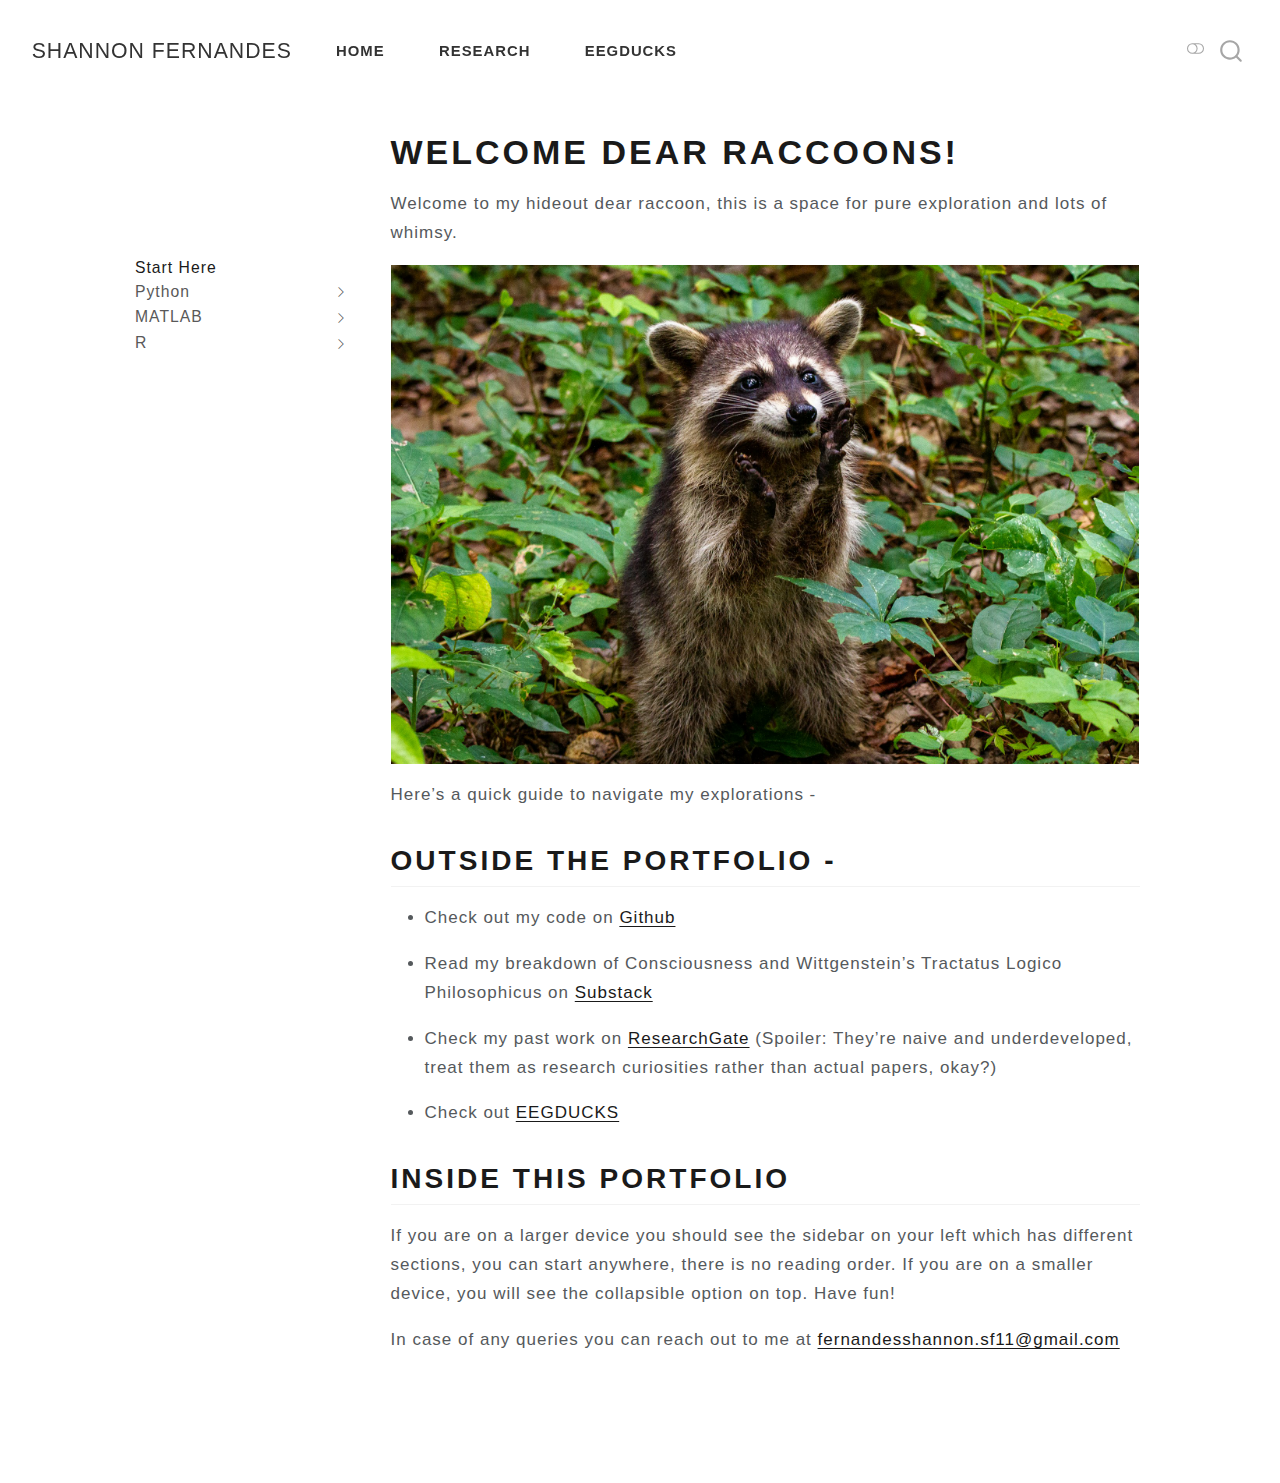
<file: research/index2.html>
<!DOCTYPE html>
<html xmlns="http://www.w3.org/1999/xhtml" lang="en" xml:lang="en"><head>

<meta charset="utf-8">
<meta name="generator" content="quarto-1.8.24">

<meta name="viewport" content="width=device-width, initial-scale=1.0, user-scalable=yes">


<title>Welcome Dear Raccoons! – Shannon Fernandes</title>
<style>
code{white-space: pre-wrap;}
span.smallcaps{font-variant: small-caps;}
div.columns{display: flex; gap: min(4vw, 1.5em);}
div.column{flex: auto; overflow-x: auto;}
div.hanging-indent{margin-left: 1.5em; text-indent: -1.5em;}
ul.task-list{list-style: none;}
ul.task-list li input[type="checkbox"] {
  width: 0.8em;
  margin: 0 0.8em 0.2em -1em; /* quarto-specific, see https://github.com/quarto-dev/quarto-cli/issues/4556 */ 
  vertical-align: middle;
}
</style>


<script src="../site_libs/quarto-nav/quarto-nav.js"></script>
<script src="../site_libs/quarto-nav/headroom.min.js"></script>
<script src="../site_libs/clipboard/clipboard.min.js"></script>
<script src="../site_libs/quarto-search/autocomplete.umd.js"></script>
<script src="../site_libs/quarto-search/fuse.min.js"></script>
<script src="../site_libs/quarto-search/quarto-search.js"></script>
<meta name="quarto:offset" content="../">
<script src="../site_libs/quarto-html/quarto.js" type="module"></script>
<script src="../site_libs/quarto-html/tabsets/tabsets.js" type="module"></script>
<script src="../site_libs/quarto-html/axe/axe-check.js" type="module"></script>
<script src="../site_libs/quarto-html/popper.min.js"></script>
<script src="../site_libs/quarto-html/tippy.umd.min.js"></script>
<script src="../site_libs/quarto-html/anchor.min.js"></script>
<link href="../site_libs/quarto-html/tippy.css" rel="stylesheet">
<link href="../site_libs/quarto-html/quarto-syntax-highlighting-dc55a5b9e770e841cd82e46aadbfb9b0.css" rel="stylesheet" class="quarto-color-scheme" id="quarto-text-highlighting-styles">
<link href="../site_libs/quarto-html/quarto-syntax-highlighting-dark-b651517ce65839d647a86e2780455cfb.css" rel="stylesheet" class="quarto-color-scheme quarto-color-alternate" id="quarto-text-highlighting-styles">
<link href="../site_libs/quarto-html/quarto-syntax-highlighting-dc55a5b9e770e841cd82e46aadbfb9b0.css" rel="stylesheet" class="quarto-color-scheme-extra" id="quarto-text-highlighting-styles">
<script src="../site_libs/bootstrap/bootstrap.min.js"></script>
<link href="../site_libs/bootstrap/bootstrap-icons.css" rel="stylesheet">
<link href="../site_libs/bootstrap/bootstrap-ecc2c41da66b8dbb0d339e6754a59479.min.css" rel="stylesheet" append-hash="true" class="quarto-color-scheme" id="quarto-bootstrap" data-mode="light">
<link href="../site_libs/bootstrap/bootstrap-dark-ebe780fa19b81742a76f50aab756f195.min.css" rel="stylesheet" append-hash="true" class="quarto-color-scheme quarto-color-alternate" id="quarto-bootstrap" data-mode="dark">
<link href="../site_libs/bootstrap/bootstrap-ecc2c41da66b8dbb0d339e6754a59479.min.css" rel="stylesheet" append-hash="true" class="quarto-color-scheme-extra" id="quarto-bootstrap" data-mode="light">
<script id="quarto-search-options" type="application/json">{
  "location": "navbar",
  "copy-button": false,
  "collapse-after": 3,
  "panel-placement": "end",
  "type": "overlay",
  "limit": 50,
  "keyboard-shortcut": [
    "f",
    "/",
    "s"
  ],
  "show-item-context": false,
  "language": {
    "search-no-results-text": "No results",
    "search-matching-documents-text": "matching documents",
    "search-copy-link-title": "Copy link to search",
    "search-hide-matches-text": "Hide additional matches",
    "search-more-match-text": "more match in this document",
    "search-more-matches-text": "more matches in this document",
    "search-clear-button-title": "Clear",
    "search-text-placeholder": "",
    "search-detached-cancel-button-title": "Cancel",
    "search-submit-button-title": "Submit",
    "search-label": "Search"
  }
}</script>


<link rel="stylesheet" href="../styles.css">
</head>

<body class="nav-sidebar floating nav-fixed fullcontent quarto-light"><script id="quarto-html-before-body" type="application/javascript">
    const toggleBodyColorMode = (bsSheetEl) => {
      const mode = bsSheetEl.getAttribute("data-mode");
      const bodyEl = window.document.querySelector("body");
      if (mode === "dark") {
        bodyEl.classList.add("quarto-dark");
        bodyEl.classList.remove("quarto-light");
      } else {
        bodyEl.classList.add("quarto-light");
        bodyEl.classList.remove("quarto-dark");
      }
    }
    const toggleBodyColorPrimary = () => {
      const bsSheetEl = window.document.querySelector("link#quarto-bootstrap:not([rel=disabled-stylesheet])");
      if (bsSheetEl) {
        toggleBodyColorMode(bsSheetEl);
      }
    }
    const setColorSchemeToggle = (alternate) => {
      const toggles = window.document.querySelectorAll('.quarto-color-scheme-toggle');
      for (let i=0; i < toggles.length; i++) {
        const toggle = toggles[i];
        if (toggle) {
          if (alternate) {
            toggle.classList.add("alternate");
          } else {
            toggle.classList.remove("alternate");
          }
        }
      }
    };
    const toggleColorMode = (alternate) => {
      // Switch the stylesheets
      const primaryStylesheets = window.document.querySelectorAll('link.quarto-color-scheme:not(.quarto-color-alternate)');
      const alternateStylesheets = window.document.querySelectorAll('link.quarto-color-scheme.quarto-color-alternate');
      manageTransitions('#quarto-margin-sidebar .nav-link', false);
      if (alternate) {
        // note: dark is layered on light, we don't disable primary!
        enableStylesheet(alternateStylesheets);
        for (const sheetNode of alternateStylesheets) {
          if (sheetNode.id === "quarto-bootstrap") {
            toggleBodyColorMode(sheetNode);
          }
        }
      } else {
        disableStylesheet(alternateStylesheets);
        enableStylesheet(primaryStylesheets)
        toggleBodyColorPrimary();
      }
      manageTransitions('#quarto-margin-sidebar .nav-link', true);
      // Switch the toggles
      setColorSchemeToggle(alternate)
      // Hack to workaround the fact that safari doesn't
      // properly recolor the scrollbar when toggling (#1455)
      if (navigator.userAgent.indexOf('Safari') > 0 && navigator.userAgent.indexOf('Chrome') == -1) {
        manageTransitions("body", false);
        window.scrollTo(0, 1);
        setTimeout(() => {
          window.scrollTo(0, 0);
          manageTransitions("body", true);
        }, 40);
      }
    }
    const disableStylesheet = (stylesheets) => {
      for (let i=0; i < stylesheets.length; i++) {
        const stylesheet = stylesheets[i];
        stylesheet.rel = 'disabled-stylesheet';
      }
    }
    const enableStylesheet = (stylesheets) => {
      for (let i=0; i < stylesheets.length; i++) {
        const stylesheet = stylesheets[i];
        if(stylesheet.rel !== 'stylesheet') { // for Chrome, which will still FOUC without this check
          stylesheet.rel = 'stylesheet';
        }
      }
    }
    const manageTransitions = (selector, allowTransitions) => {
      const els = window.document.querySelectorAll(selector);
      for (let i=0; i < els.length; i++) {
        const el = els[i];
        if (allowTransitions) {
          el.classList.remove('notransition');
        } else {
          el.classList.add('notransition');
        }
      }
    }
    const isFileUrl = () => {
      return window.location.protocol === 'file:';
    }
    const hasAlternateSentinel = () => {
      let styleSentinel = getColorSchemeSentinel();
      if (styleSentinel !== null) {
        return styleSentinel === "alternate";
      } else {
        return false;
      }
    }
    const setStyleSentinel = (alternate) => {
      const value = alternate ? "alternate" : "default";
      if (!isFileUrl()) {
        window.localStorage.setItem("quarto-color-scheme", value);
      } else {
        localAlternateSentinel = value;
      }
    }
    const getColorSchemeSentinel = () => {
      if (!isFileUrl()) {
        const storageValue = window.localStorage.getItem("quarto-color-scheme");
        return storageValue != null ? storageValue : localAlternateSentinel;
      } else {
        return localAlternateSentinel;
      }
    }
    const toggleGiscusIfUsed = (isAlternate, darkModeDefault) => {
      const baseTheme = document.querySelector('#giscus-base-theme')?.value ?? 'light';
      const alternateTheme = document.querySelector('#giscus-alt-theme')?.value ?? 'dark';
      let newTheme = '';
      if(authorPrefersDark) {
        newTheme = isAlternate ? baseTheme : alternateTheme;
      } else {
        newTheme = isAlternate ? alternateTheme : baseTheme;
      }
      const changeGiscusTheme = () => {
        // From: https://github.com/giscus/giscus/issues/336
        const sendMessage = (message) => {
          const iframe = document.querySelector('iframe.giscus-frame');
          if (!iframe) return;
          iframe.contentWindow.postMessage({ giscus: message }, 'https://giscus.app');
        }
        sendMessage({
          setConfig: {
            theme: newTheme
          }
        });
      }
      const isGiscussLoaded = window.document.querySelector('iframe.giscus-frame') !== null;
      if (isGiscussLoaded) {
        changeGiscusTheme();
      }
    };
    const authorPrefersDark = false;
    const darkModeDefault = authorPrefersDark;
      document.querySelector('link#quarto-text-highlighting-styles.quarto-color-scheme-extra').rel = 'disabled-stylesheet';
      document.querySelector('link#quarto-bootstrap.quarto-color-scheme-extra').rel = 'disabled-stylesheet';
    let localAlternateSentinel = darkModeDefault ? 'alternate' : 'default';
    // Dark / light mode switch
    window.quartoToggleColorScheme = () => {
      // Read the current dark / light value
      let toAlternate = !hasAlternateSentinel();
      toggleColorMode(toAlternate);
      setStyleSentinel(toAlternate);
      toggleGiscusIfUsed(toAlternate, darkModeDefault);
      window.dispatchEvent(new Event('resize'));
    };
    // Switch to dark mode if need be
    if (hasAlternateSentinel()) {
      toggleColorMode(true);
    } else {
      toggleColorMode(false);
    }
  </script>

<div id="quarto-search-results"></div>
  <header id="quarto-header" class="headroom fixed-top">
    <nav class="navbar navbar-expand-lg " data-bs-theme="dark">
      <div class="navbar-container container-fluid">
      <div class="navbar-brand-container mx-auto">
    <a href="../index.html" class="navbar-brand navbar-brand-logo">
    </a>
    <a class="navbar-brand" href="../index.html">
    <span class="navbar-title">Shannon Fernandes</span>
    </a>
  </div>
            <div id="quarto-search" class="" title="Search"></div>
          <button class="navbar-toggler" type="button" data-bs-toggle="collapse" data-bs-target="#navbarCollapse" aria-controls="navbarCollapse" role="menu" aria-expanded="false" aria-label="Toggle navigation" onclick="if (window.quartoToggleHeadroom) { window.quartoToggleHeadroom(); }">
  <span class="navbar-toggler-icon"></span>
</button>
          <div class="collapse navbar-collapse" id="navbarCollapse">
            <ul class="navbar-nav navbar-nav-scroll me-auto">
  <li class="nav-item">
    <a class="nav-link active" href="../index.html" aria-current="page"> 
<span class="menu-text">Home</span></a>
  </li>  
  <li class="nav-item">
    <a class="nav-link" href="../research/index2.html"> 
<span class="menu-text">Research</span></a>
  </li>  
  <li class="nav-item">
    <a class="nav-link" href="https://shannferns.github.io/eegducks/"> 
<span class="menu-text">EEGDUCKS</span></a>
  </li>  
</ul>
          </div> <!-- /navcollapse -->
            <div class="quarto-navbar-tools">
  <a href="" class="quarto-color-scheme-toggle quarto-navigation-tool  px-1" onclick="window.quartoToggleColorScheme(); return false;" title="Toggle dark mode"><i class="bi"></i></a>
</div>
      </div> <!-- /container-fluid -->
    </nav>
  <nav class="quarto-secondary-nav">
    <div class="container-fluid d-flex">
      <button type="button" class="quarto-btn-toggle btn" data-bs-toggle="collapse" role="button" data-bs-target=".quarto-sidebar-collapse-item" aria-controls="quarto-sidebar" aria-expanded="false" aria-label="Toggle sidebar navigation" onclick="if (window.quartoToggleHeadroom) { window.quartoToggleHeadroom(); }">
        <i class="bi bi-layout-text-sidebar-reverse"></i>
      </button>
        <nav class="quarto-page-breadcrumbs" aria-label="breadcrumb"><ol class="breadcrumb"><li class="breadcrumb-item"><a href="../research/index2.html">Start Here</a></li></ol></nav>
        <a class="flex-grow-1" role="navigation" data-bs-toggle="collapse" data-bs-target=".quarto-sidebar-collapse-item" aria-controls="quarto-sidebar" aria-expanded="false" aria-label="Toggle sidebar navigation" onclick="if (window.quartoToggleHeadroom) { window.quartoToggleHeadroom(); }">      
        </a>
    </div>
  </nav>
</header>
<!-- content -->
<div id="quarto-content" class="quarto-container page-columns page-rows-contents page-layout-article page-navbar">
<!-- sidebar -->
  <nav id="quarto-sidebar" class="sidebar collapse collapse-horizontal quarto-sidebar-collapse-item sidebar-navigation floating overflow-auto">
    <div class="pt-lg-2 mt-2 text-left sidebar-header sidebar-header-stacked">
      <a href="../index.html" class="sidebar-logo-link">
      </a>
      </div>
    <div class="sidebar-menu-container"> 
    <ul class="list-unstyled mt-1">
        <li class="sidebar-item">
  <div class="sidebar-item-container"> 
  <a href="../research/index2.html" class="sidebar-item-text sidebar-link active">
 <span class="menu-text">Start Here</span></a>
  </div>
</li>
        <li class="sidebar-item sidebar-item-section">
      <div class="sidebar-item-container"> 
            <a class="sidebar-item-text sidebar-link text-start collapsed" data-bs-toggle="collapse" data-bs-target="#quarto-sidebar-section-1" role="navigation" aria-expanded="false">
 <span class="menu-text">Python</span></a>
          <a class="sidebar-item-toggle text-start collapsed" data-bs-toggle="collapse" data-bs-target="#quarto-sidebar-section-1" role="navigation" aria-expanded="false" aria-label="Toggle section">
            <i class="bi bi-chevron-right ms-2"></i>
          </a> 
      </div>
      <ul id="quarto-sidebar-section-1" class="collapse list-unstyled sidebar-section depth1 ">  
          <li class="sidebar-item">
  <div class="sidebar-item-container"> 
  <a href="../research/ch1.html" class="sidebar-item-text sidebar-link">
 <span class="menu-text">Multidimensional Scaling (MDS) from Nosofsky (1991)</span></a>
  </div>
</li>
          <li class="sidebar-item">
  <div class="sidebar-item-container"> 
  <a href="../research/ch2.html" class="sidebar-item-text sidebar-link">
 <span class="menu-text">ADHD Reddit Sentiment Analysis</span></a>
  </div>
</li>
      </ul>
  </li>
        <li class="sidebar-item sidebar-item-section">
      <div class="sidebar-item-container"> 
            <a class="sidebar-item-text sidebar-link text-start collapsed" data-bs-toggle="collapse" data-bs-target="#quarto-sidebar-section-2" role="navigation" aria-expanded="false">
 <span class="menu-text">MATLAB</span></a>
          <a class="sidebar-item-toggle text-start collapsed" data-bs-toggle="collapse" data-bs-target="#quarto-sidebar-section-2" role="navigation" aria-expanded="false" aria-label="Toggle section">
            <i class="bi bi-chevron-right ms-2"></i>
          </a> 
      </div>
      <ul id="quarto-sidebar-section-2" class="collapse list-unstyled sidebar-section depth1 ">  
          <li class="sidebar-item">
  <div class="sidebar-item-container"> 
  <a href="../research/ch3.html" class="sidebar-item-text sidebar-link">
 <span class="menu-text">Neural Spikes</span></a>
  </div>
</li>
          <li class="sidebar-item">
  <div class="sidebar-item-container"> 
  <a href="../research/ch4.html" class="sidebar-item-text sidebar-link">
 <span class="menu-text">EEG Spectral Analysis</span></a>
  </div>
</li>
      </ul>
  </li>
        <li class="sidebar-item sidebar-item-section">
      <div class="sidebar-item-container"> 
            <a class="sidebar-item-text sidebar-link text-start collapsed" data-bs-toggle="collapse" data-bs-target="#quarto-sidebar-section-3" role="navigation" aria-expanded="false">
 <span class="menu-text">R</span></a>
          <a class="sidebar-item-toggle text-start collapsed" data-bs-toggle="collapse" data-bs-target="#quarto-sidebar-section-3" role="navigation" aria-expanded="false" aria-label="Toggle section">
            <i class="bi bi-chevron-right ms-2"></i>
          </a> 
      </div>
      <ul id="quarto-sidebar-section-3" class="collapse list-unstyled sidebar-section depth1 ">  
          <li class="sidebar-item">
  <div class="sidebar-item-container"> 
  <a href="../research/ch2.html" class="sidebar-item-text sidebar-link">
 <span class="menu-text">ADHD Reddit Sentiment Analysis</span></a>
  </div>
</li>
      </ul>
  </li>
    </ul>
    </div>
</nav>
<div id="quarto-sidebar-glass" class="quarto-sidebar-collapse-item" data-bs-toggle="collapse" data-bs-target=".quarto-sidebar-collapse-item"></div>
<!-- margin-sidebar -->
    
<!-- main -->
<main class="content" id="quarto-document-content">


<header id="title-block-header" class="quarto-title-block default">
<div class="quarto-title">
<h1 class="title">Welcome Dear Raccoons!</h1>
</div>



<div class="quarto-title-meta">

    
  
    
  </div>
  


</header>


<p>Welcome to my hideout dear raccoon, this is a space for pure exploration and lots of whimsy.</p>
<p><img src="rac.jpg" class="img-fluid"></p>
<p>Here’s a quick guide to navigate my explorations -</p>
<section id="outside-the-portfolio--" class="level2">
<h2 class="anchored" data-anchor-id="outside-the-portfolio--">Outside the portfolio -</h2>
<ul>
<li><p>Check out my code on <a href="https://github.com/shannferns">Github</a></p></li>
<li><p>Read my breakdown of Consciousness and Wittgenstein’s Tractatus Logico Philosophicus on <a href="https://substack.com/@dionysy">Substack</a></p></li>
<li><p>Check my past work on <a href="researchgate.net/publication/395233957_EEGDUCKS_AN_INTRODUCTORY_PYTHON_PACKAGE_FOR_PSYCHOLOGY_STUDENTS?_tp=eyJjb250ZXh0Ijp7InBhZ2UiOiJwcm9maWxlIiwicHJldmlvdXNQYWdlIjpudWxsLCJwb3NpdGlvbiI6InBhZ2VDb250ZW50In19">ResearchGate</a> (Spoiler: They’re naive and underdeveloped, treat them as research curiosities rather than actual papers, okay?)</p></li>
<li><p>Check out <a href="https://github.com/shannferns/eegducks">EEGDUCKS</a></p></li>
</ul>
</section>
<section id="inside-this-portfolio" class="level2">
<h2 class="anchored" data-anchor-id="inside-this-portfolio">Inside this portfolio</h2>
<p>If you are on a larger device you should see the sidebar on your left which has different sections, you can start anywhere, there is no reading order. If you are on a smaller device, you will see the collapsible option on top. Have fun!</p>
<p>In case of any queries you can reach out to me at <a href="mailto:fernandesshannon.sf11@gmail.com">fernandesshannon.sf11@gmail.com</a></p>


</section>

</main> <!-- /main -->
<script id="quarto-html-after-body" type="application/javascript">
  window.document.addEventListener("DOMContentLoaded", function (event) {
    // Ensure there is a toggle, if there isn't float one in the top right
    if (window.document.querySelector('.quarto-color-scheme-toggle') === null) {
      const a = window.document.createElement('a');
      a.classList.add('top-right');
      a.classList.add('quarto-color-scheme-toggle');
      a.href = "";
      a.onclick = function() { try { window.quartoToggleColorScheme(); } catch {} return false; };
      const i = window.document.createElement("i");
      i.classList.add('bi');
      a.appendChild(i);
      window.document.body.appendChild(a);
    }
    setColorSchemeToggle(hasAlternateSentinel())
    const icon = "";
    const anchorJS = new window.AnchorJS();
    anchorJS.options = {
      placement: 'right',
      icon: icon
    };
    anchorJS.add('.anchored');
    const isCodeAnnotation = (el) => {
      for (const clz of el.classList) {
        if (clz.startsWith('code-annotation-')) {                     
          return true;
        }
      }
      return false;
    }
    const onCopySuccess = function(e) {
      // button target
      const button = e.trigger;
      // don't keep focus
      button.blur();
      // flash "checked"
      button.classList.add('code-copy-button-checked');
      var currentTitle = button.getAttribute("title");
      button.setAttribute("title", "Copied!");
      let tooltip;
      if (window.bootstrap) {
        button.setAttribute("data-bs-toggle", "tooltip");
        button.setAttribute("data-bs-placement", "left");
        button.setAttribute("data-bs-title", "Copied!");
        tooltip = new bootstrap.Tooltip(button, 
          { trigger: "manual", 
            customClass: "code-copy-button-tooltip",
            offset: [0, -8]});
        tooltip.show();    
      }
      setTimeout(function() {
        if (tooltip) {
          tooltip.hide();
          button.removeAttribute("data-bs-title");
          button.removeAttribute("data-bs-toggle");
          button.removeAttribute("data-bs-placement");
        }
        button.setAttribute("title", currentTitle);
        button.classList.remove('code-copy-button-checked');
      }, 1000);
      // clear code selection
      e.clearSelection();
    }
    const getTextToCopy = function(trigger) {
      const outerScaffold = trigger.parentElement.cloneNode(true);
      const codeEl = outerScaffold.querySelector('code');
      for (const childEl of codeEl.children) {
        if (isCodeAnnotation(childEl)) {
          childEl.remove();
        }
      }
      return codeEl.innerText;
    }
    const clipboard = new window.ClipboardJS('.code-copy-button:not([data-in-quarto-modal])', {
      text: getTextToCopy
    });
    clipboard.on('success', onCopySuccess);
    if (window.document.getElementById('quarto-embedded-source-code-modal')) {
      const clipboardModal = new window.ClipboardJS('.code-copy-button[data-in-quarto-modal]', {
        text: getTextToCopy,
        container: window.document.getElementById('quarto-embedded-source-code-modal')
      });
      clipboardModal.on('success', onCopySuccess);
    }
      var localhostRegex = new RegExp(/^(?:http|https):\/\/localhost\:?[0-9]*\//);
      var mailtoRegex = new RegExp(/^mailto:/);
        var filterRegex = new RegExp('/' + window.location.host + '/');
      var isInternal = (href) => {
          return filterRegex.test(href) || localhostRegex.test(href) || mailtoRegex.test(href);
      }
      // Inspect non-navigation links and adorn them if external
     var links = window.document.querySelectorAll('a[href]:not(.nav-link):not(.navbar-brand):not(.toc-action):not(.sidebar-link):not(.sidebar-item-toggle):not(.pagination-link):not(.no-external):not([aria-hidden]):not(.dropdown-item):not(.quarto-navigation-tool):not(.about-link)');
      for (var i=0; i<links.length; i++) {
        const link = links[i];
        if (!isInternal(link.href)) {
          // undo the damage that might have been done by quarto-nav.js in the case of
          // links that we want to consider external
          if (link.dataset.originalHref !== undefined) {
            link.href = link.dataset.originalHref;
          }
        }
      }
    function tippyHover(el, contentFn, onTriggerFn, onUntriggerFn) {
      const config = {
        allowHTML: true,
        maxWidth: 500,
        delay: 100,
        arrow: false,
        appendTo: function(el) {
            return el.parentElement;
        },
        interactive: true,
        interactiveBorder: 10,
        theme: 'quarto',
        placement: 'bottom-start',
      };
      if (contentFn) {
        config.content = contentFn;
      }
      if (onTriggerFn) {
        config.onTrigger = onTriggerFn;
      }
      if (onUntriggerFn) {
        config.onUntrigger = onUntriggerFn;
      }
      window.tippy(el, config); 
    }
    const noterefs = window.document.querySelectorAll('a[role="doc-noteref"]');
    for (var i=0; i<noterefs.length; i++) {
      const ref = noterefs[i];
      tippyHover(ref, function() {
        // use id or data attribute instead here
        let href = ref.getAttribute('data-footnote-href') || ref.getAttribute('href');
        try { href = new URL(href).hash; } catch {}
        const id = href.replace(/^#\/?/, "");
        const note = window.document.getElementById(id);
        if (note) {
          return note.innerHTML;
        } else {
          return "";
        }
      });
    }
    const xrefs = window.document.querySelectorAll('a.quarto-xref');
    const processXRef = (id, note) => {
      // Strip column container classes
      const stripColumnClz = (el) => {
        el.classList.remove("page-full", "page-columns");
        if (el.children) {
          for (const child of el.children) {
            stripColumnClz(child);
          }
        }
      }
      stripColumnClz(note)
      if (id === null || id.startsWith('sec-')) {
        // Special case sections, only their first couple elements
        const container = document.createElement("div");
        if (note.children && note.children.length > 2) {
          container.appendChild(note.children[0].cloneNode(true));
          for (let i = 1; i < note.children.length; i++) {
            const child = note.children[i];
            if (child.tagName === "P" && child.innerText === "") {
              continue;
            } else {
              container.appendChild(child.cloneNode(true));
              break;
            }
          }
          if (window.Quarto?.typesetMath) {
            window.Quarto.typesetMath(container);
          }
          return container.innerHTML
        } else {
          if (window.Quarto?.typesetMath) {
            window.Quarto.typesetMath(note);
          }
          return note.innerHTML;
        }
      } else {
        // Remove any anchor links if they are present
        const anchorLink = note.querySelector('a.anchorjs-link');
        if (anchorLink) {
          anchorLink.remove();
        }
        if (window.Quarto?.typesetMath) {
          window.Quarto.typesetMath(note);
        }
        if (note.classList.contains("callout")) {
          return note.outerHTML;
        } else {
          return note.innerHTML;
        }
      }
    }
    for (var i=0; i<xrefs.length; i++) {
      const xref = xrefs[i];
      tippyHover(xref, undefined, function(instance) {
        instance.disable();
        let url = xref.getAttribute('href');
        let hash = undefined; 
        if (url.startsWith('#')) {
          hash = url;
        } else {
          try { hash = new URL(url).hash; } catch {}
        }
        if (hash) {
          const id = hash.replace(/^#\/?/, "");
          const note = window.document.getElementById(id);
          if (note !== null) {
            try {
              const html = processXRef(id, note.cloneNode(true));
              instance.setContent(html);
            } finally {
              instance.enable();
              instance.show();
            }
          } else {
            // See if we can fetch this
            fetch(url.split('#')[0])
            .then(res => res.text())
            .then(html => {
              const parser = new DOMParser();
              const htmlDoc = parser.parseFromString(html, "text/html");
              const note = htmlDoc.getElementById(id);
              if (note !== null) {
                const html = processXRef(id, note);
                instance.setContent(html);
              } 
            }).finally(() => {
              instance.enable();
              instance.show();
            });
          }
        } else {
          // See if we can fetch a full url (with no hash to target)
          // This is a special case and we should probably do some content thinning / targeting
          fetch(url)
          .then(res => res.text())
          .then(html => {
            const parser = new DOMParser();
            const htmlDoc = parser.parseFromString(html, "text/html");
            const note = htmlDoc.querySelector('main.content');
            if (note !== null) {
              // This should only happen for chapter cross references
              // (since there is no id in the URL)
              // remove the first header
              if (note.children.length > 0 && note.children[0].tagName === "HEADER") {
                note.children[0].remove();
              }
              const html = processXRef(null, note);
              instance.setContent(html);
            } 
          }).finally(() => {
            instance.enable();
            instance.show();
          });
        }
      }, function(instance) {
      });
    }
        let selectedAnnoteEl;
        const selectorForAnnotation = ( cell, annotation) => {
          let cellAttr = 'data-code-cell="' + cell + '"';
          let lineAttr = 'data-code-annotation="' +  annotation + '"';
          const selector = 'span[' + cellAttr + '][' + lineAttr + ']';
          return selector;
        }
        const selectCodeLines = (annoteEl) => {
          const doc = window.document;
          const targetCell = annoteEl.getAttribute("data-target-cell");
          const targetAnnotation = annoteEl.getAttribute("data-target-annotation");
          const annoteSpan = window.document.querySelector(selectorForAnnotation(targetCell, targetAnnotation));
          const lines = annoteSpan.getAttribute("data-code-lines").split(",");
          const lineIds = lines.map((line) => {
            return targetCell + "-" + line;
          })
          let top = null;
          let height = null;
          let parent = null;
          if (lineIds.length > 0) {
              //compute the position of the single el (top and bottom and make a div)
              const el = window.document.getElementById(lineIds[0]);
              top = el.offsetTop;
              height = el.offsetHeight;
              parent = el.parentElement.parentElement;
            if (lineIds.length > 1) {
              const lastEl = window.document.getElementById(lineIds[lineIds.length - 1]);
              const bottom = lastEl.offsetTop + lastEl.offsetHeight;
              height = bottom - top;
            }
            if (top !== null && height !== null && parent !== null) {
              // cook up a div (if necessary) and position it 
              let div = window.document.getElementById("code-annotation-line-highlight");
              if (div === null) {
                div = window.document.createElement("div");
                div.setAttribute("id", "code-annotation-line-highlight");
                div.style.position = 'absolute';
                parent.appendChild(div);
              }
              div.style.top = top - 2 + "px";
              div.style.height = height + 4 + "px";
              div.style.left = 0;
              let gutterDiv = window.document.getElementById("code-annotation-line-highlight-gutter");
              if (gutterDiv === null) {
                gutterDiv = window.document.createElement("div");
                gutterDiv.setAttribute("id", "code-annotation-line-highlight-gutter");
                gutterDiv.style.position = 'absolute';
                const codeCell = window.document.getElementById(targetCell);
                const gutter = codeCell.querySelector('.code-annotation-gutter');
                gutter.appendChild(gutterDiv);
              }
              gutterDiv.style.top = top - 2 + "px";
              gutterDiv.style.height = height + 4 + "px";
            }
            selectedAnnoteEl = annoteEl;
          }
        };
        const unselectCodeLines = () => {
          const elementsIds = ["code-annotation-line-highlight", "code-annotation-line-highlight-gutter"];
          elementsIds.forEach((elId) => {
            const div = window.document.getElementById(elId);
            if (div) {
              div.remove();
            }
          });
          selectedAnnoteEl = undefined;
        };
          // Handle positioning of the toggle
      window.addEventListener(
        "resize",
        throttle(() => {
          elRect = undefined;
          if (selectedAnnoteEl) {
            selectCodeLines(selectedAnnoteEl);
          }
        }, 10)
      );
      function throttle(fn, ms) {
      let throttle = false;
      let timer;
        return (...args) => {
          if(!throttle) { // first call gets through
              fn.apply(this, args);
              throttle = true;
          } else { // all the others get throttled
              if(timer) clearTimeout(timer); // cancel #2
              timer = setTimeout(() => {
                fn.apply(this, args);
                timer = throttle = false;
              }, ms);
          }
        };
      }
        // Attach click handler to the DT
        const annoteDls = window.document.querySelectorAll('dt[data-target-cell]');
        for (const annoteDlNode of annoteDls) {
          annoteDlNode.addEventListener('click', (event) => {
            const clickedEl = event.target;
            if (clickedEl !== selectedAnnoteEl) {
              unselectCodeLines();
              const activeEl = window.document.querySelector('dt[data-target-cell].code-annotation-active');
              if (activeEl) {
                activeEl.classList.remove('code-annotation-active');
              }
              selectCodeLines(clickedEl);
              clickedEl.classList.add('code-annotation-active');
            } else {
              // Unselect the line
              unselectCodeLines();
              clickedEl.classList.remove('code-annotation-active');
            }
          });
        }
    const findCites = (el) => {
      const parentEl = el.parentElement;
      if (parentEl) {
        const cites = parentEl.dataset.cites;
        if (cites) {
          return {
            el,
            cites: cites.split(' ')
          };
        } else {
          return findCites(el.parentElement)
        }
      } else {
        return undefined;
      }
    };
    var bibliorefs = window.document.querySelectorAll('a[role="doc-biblioref"]');
    for (var i=0; i<bibliorefs.length; i++) {
      const ref = bibliorefs[i];
      const citeInfo = findCites(ref);
      if (citeInfo) {
        tippyHover(citeInfo.el, function() {
          var popup = window.document.createElement('div');
          citeInfo.cites.forEach(function(cite) {
            var citeDiv = window.document.createElement('div');
            citeDiv.classList.add('hanging-indent');
            citeDiv.classList.add('csl-entry');
            var biblioDiv = window.document.getElementById('ref-' + cite);
            if (biblioDiv) {
              citeDiv.innerHTML = biblioDiv.innerHTML;
            }
            popup.appendChild(citeDiv);
          });
          return popup.innerHTML;
        });
      }
    }
  });
  </script>
</div> <!-- /content -->




</body></html>
</file>
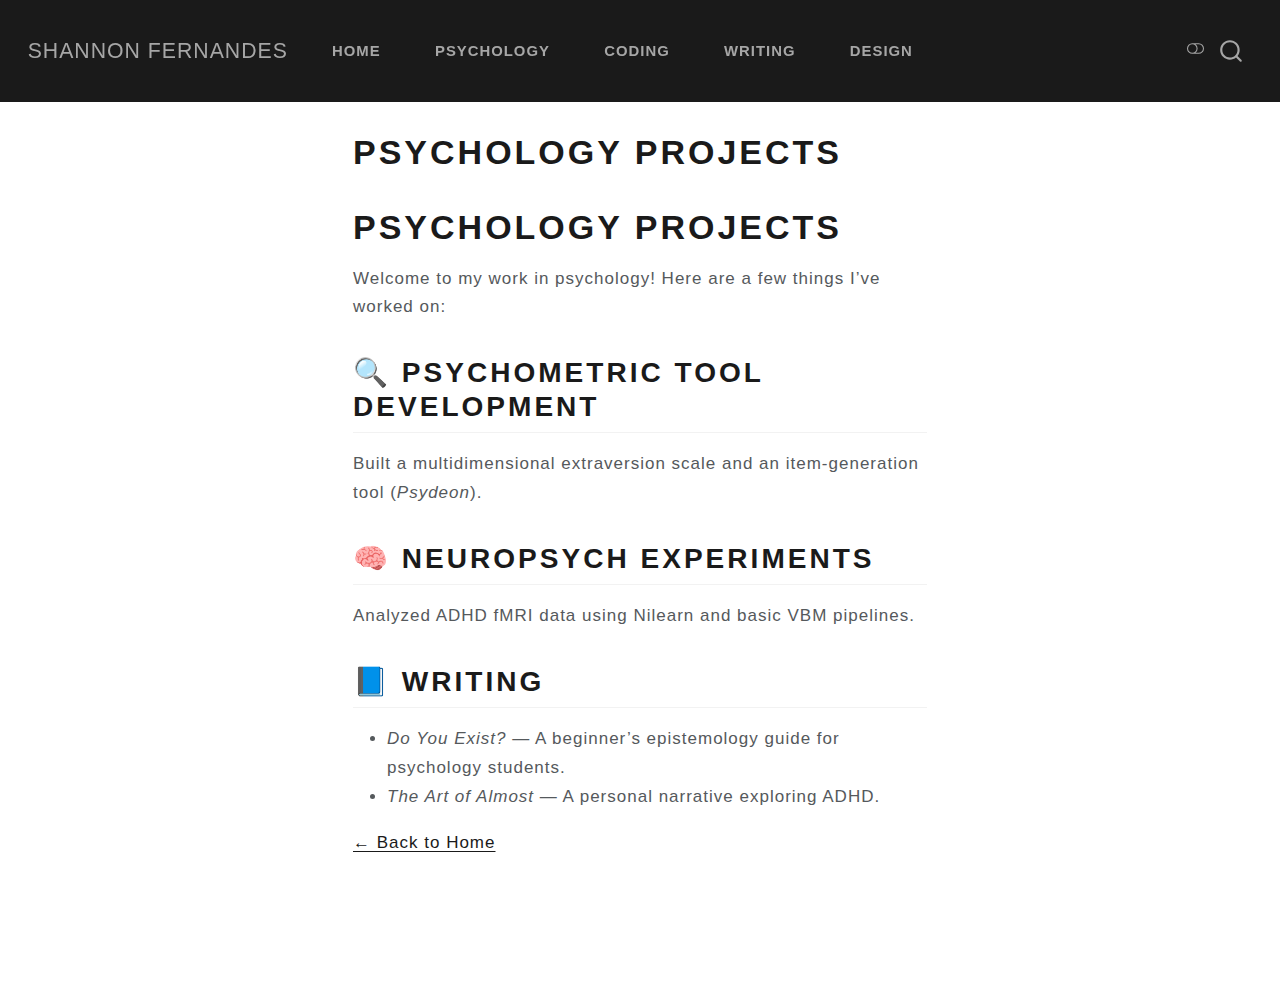
<file: portfolio/_site/interests.html>
<!DOCTYPE html>
<html xmlns="http://www.w3.org/1999/xhtml" lang="en" xml:lang="en"><head>

<meta charset="utf-8">
<meta name="generator" content="quarto-1.7.29">

<meta name="viewport" content="width=device-width, initial-scale=1.0, user-scalable=yes">


<title>Psychology Projects – Shannon Fernandes</title>
<style>
code{white-space: pre-wrap;}
span.smallcaps{font-variant: small-caps;}
div.columns{display: flex; gap: min(4vw, 1.5em);}
div.column{flex: auto; overflow-x: auto;}
div.hanging-indent{margin-left: 1.5em; text-indent: -1.5em;}
ul.task-list{list-style: none;}
ul.task-list li input[type="checkbox"] {
  width: 0.8em;
  margin: 0 0.8em 0.2em -1em; /* quarto-specific, see https://github.com/quarto-dev/quarto-cli/issues/4556 */ 
  vertical-align: middle;
}
</style>


<script src="site_libs/quarto-nav/quarto-nav.js"></script>
<script src="site_libs/quarto-nav/headroom.min.js"></script>
<script src="site_libs/clipboard/clipboard.min.js"></script>
<script src="site_libs/quarto-search/autocomplete.umd.js"></script>
<script src="site_libs/quarto-search/fuse.min.js"></script>
<script src="site_libs/quarto-search/quarto-search.js"></script>
<meta name="quarto:offset" content="./">
<script src="site_libs/quarto-html/quarto.js" type="module"></script>
<script src="site_libs/quarto-html/tabsets/tabsets.js" type="module"></script>
<script src="site_libs/quarto-html/popper.min.js"></script>
<script src="site_libs/quarto-html/tippy.umd.min.js"></script>
<script src="site_libs/quarto-html/anchor.min.js"></script>
<link href="site_libs/quarto-html/tippy.css" rel="stylesheet">
<link href="site_libs/quarto-html/quarto-syntax-highlighting-0815c480559380816a4d1ea211a47e91.css" rel="stylesheet" class="quarto-color-scheme" id="quarto-text-highlighting-styles">
<link href="site_libs/quarto-html/quarto-syntax-highlighting-dark-748b535e376f14d4692bf2b2e5fd6380.css" rel="stylesheet" class="quarto-color-scheme quarto-color-alternate" id="quarto-text-highlighting-styles">
<link href="site_libs/quarto-html/quarto-syntax-highlighting-0815c480559380816a4d1ea211a47e91.css" rel="stylesheet" class="quarto-color-scheme-extra" id="quarto-text-highlighting-styles">
<script src="site_libs/bootstrap/bootstrap.min.js"></script>
<link href="site_libs/bootstrap/bootstrap-icons.css" rel="stylesheet">
<link href="site_libs/bootstrap/bootstrap-be4e5ecc5ba8ebc9794bd07940f43ae4.min.css" rel="stylesheet" append-hash="true" class="quarto-color-scheme" id="quarto-bootstrap" data-mode="light">
<link href="site_libs/bootstrap/bootstrap-dark-0351bcd04177969782054d574274fd2e.min.css" rel="stylesheet" append-hash="true" class="quarto-color-scheme quarto-color-alternate" id="quarto-bootstrap" data-mode="dark">
<link href="site_libs/bootstrap/bootstrap-be4e5ecc5ba8ebc9794bd07940f43ae4.min.css" rel="stylesheet" append-hash="true" class="quarto-color-scheme-extra" id="quarto-bootstrap" data-mode="light">
<script id="quarto-search-options" type="application/json">{
  "location": "navbar",
  "copy-button": false,
  "collapse-after": 3,
  "panel-placement": "end",
  "type": "overlay",
  "limit": 50,
  "keyboard-shortcut": [
    "f",
    "/",
    "s"
  ],
  "show-item-context": false,
  "language": {
    "search-no-results-text": "No results",
    "search-matching-documents-text": "matching documents",
    "search-copy-link-title": "Copy link to search",
    "search-hide-matches-text": "Hide additional matches",
    "search-more-match-text": "more match in this document",
    "search-more-matches-text": "more matches in this document",
    "search-clear-button-title": "Clear",
    "search-text-placeholder": "",
    "search-detached-cancel-button-title": "Cancel",
    "search-submit-button-title": "Submit",
    "search-label": "Search"
  }
}</script>


<link rel="stylesheet" href="styles.css">
</head>

<body class="nav-fixed fullcontent quarto-light"><script id="quarto-html-before-body" type="application/javascript">
    const toggleBodyColorMode = (bsSheetEl) => {
      const mode = bsSheetEl.getAttribute("data-mode");
      const bodyEl = window.document.querySelector("body");
      if (mode === "dark") {
        bodyEl.classList.add("quarto-dark");
        bodyEl.classList.remove("quarto-light");
      } else {
        bodyEl.classList.add("quarto-light");
        bodyEl.classList.remove("quarto-dark");
      }
    }
    const toggleBodyColorPrimary = () => {
      const bsSheetEl = window.document.querySelector("link#quarto-bootstrap:not([rel=disabled-stylesheet])");
      if (bsSheetEl) {
        toggleBodyColorMode(bsSheetEl);
      }
    }
    const setColorSchemeToggle = (alternate) => {
      const toggles = window.document.querySelectorAll('.quarto-color-scheme-toggle');
      for (let i=0; i < toggles.length; i++) {
        const toggle = toggles[i];
        if (toggle) {
          if (alternate) {
            toggle.classList.add("alternate");
          } else {
            toggle.classList.remove("alternate");
          }
        }
      }
    };
    const toggleColorMode = (alternate) => {
      // Switch the stylesheets
      const primaryStylesheets = window.document.querySelectorAll('link.quarto-color-scheme:not(.quarto-color-alternate)');
      const alternateStylesheets = window.document.querySelectorAll('link.quarto-color-scheme.quarto-color-alternate');
      manageTransitions('#quarto-margin-sidebar .nav-link', false);
      if (alternate) {
        // note: dark is layered on light, we don't disable primary!
        enableStylesheet(alternateStylesheets);
        for (const sheetNode of alternateStylesheets) {
          if (sheetNode.id === "quarto-bootstrap") {
            toggleBodyColorMode(sheetNode);
          }
        }
      } else {
        disableStylesheet(alternateStylesheets);
        enableStylesheet(primaryStylesheets)
        toggleBodyColorPrimary();
      }
      manageTransitions('#quarto-margin-sidebar .nav-link', true);
      // Switch the toggles
      setColorSchemeToggle(alternate)
      // Hack to workaround the fact that safari doesn't
      // properly recolor the scrollbar when toggling (#1455)
      if (navigator.userAgent.indexOf('Safari') > 0 && navigator.userAgent.indexOf('Chrome') == -1) {
        manageTransitions("body", false);
        window.scrollTo(0, 1);
        setTimeout(() => {
          window.scrollTo(0, 0);
          manageTransitions("body", true);
        }, 40);
      }
    }
    const disableStylesheet = (stylesheets) => {
      for (let i=0; i < stylesheets.length; i++) {
        const stylesheet = stylesheets[i];
        stylesheet.rel = 'disabled-stylesheet';
      }
    }
    const enableStylesheet = (stylesheets) => {
      for (let i=0; i < stylesheets.length; i++) {
        const stylesheet = stylesheets[i];
        if(stylesheet.rel !== 'stylesheet') { // for Chrome, which will still FOUC without this check
          stylesheet.rel = 'stylesheet';
        }
      }
    }
    const manageTransitions = (selector, allowTransitions) => {
      const els = window.document.querySelectorAll(selector);
      for (let i=0; i < els.length; i++) {
        const el = els[i];
        if (allowTransitions) {
          el.classList.remove('notransition');
        } else {
          el.classList.add('notransition');
        }
      }
    }
    const isFileUrl = () => {
      return window.location.protocol === 'file:';
    }
    const hasAlternateSentinel = () => {
      let styleSentinel = getColorSchemeSentinel();
      if (styleSentinel !== null) {
        return styleSentinel === "alternate";
      } else {
        return false;
      }
    }
    const setStyleSentinel = (alternate) => {
      const value = alternate ? "alternate" : "default";
      if (!isFileUrl()) {
        window.localStorage.setItem("quarto-color-scheme", value);
      } else {
        localAlternateSentinel = value;
      }
    }
    const getColorSchemeSentinel = () => {
      if (!isFileUrl()) {
        const storageValue = window.localStorage.getItem("quarto-color-scheme");
        return storageValue != null ? storageValue : localAlternateSentinel;
      } else {
        return localAlternateSentinel;
      }
    }
    const toggleGiscusIfUsed = (isAlternate, darkModeDefault) => {
      const baseTheme = document.querySelector('#giscus-base-theme')?.value ?? 'light';
      const alternateTheme = document.querySelector('#giscus-alt-theme')?.value ?? 'dark';
      let newTheme = '';
      if(authorPrefersDark) {
        newTheme = isAlternate ? baseTheme : alternateTheme;
      } else {
        newTheme = isAlternate ? alternateTheme : baseTheme;
      }
      const changeGiscusTheme = () => {
        // From: https://github.com/giscus/giscus/issues/336
        const sendMessage = (message) => {
          const iframe = document.querySelector('iframe.giscus-frame');
          if (!iframe) return;
          iframe.contentWindow.postMessage({ giscus: message }, 'https://giscus.app');
        }
        sendMessage({
          setConfig: {
            theme: newTheme
          }
        });
      }
      const isGiscussLoaded = window.document.querySelector('iframe.giscus-frame') !== null;
      if (isGiscussLoaded) {
        changeGiscusTheme();
      }
    };
    const authorPrefersDark = false;
    const darkModeDefault = authorPrefersDark;
      document.querySelector('link#quarto-text-highlighting-styles.quarto-color-scheme-extra').rel = 'disabled-stylesheet';
      document.querySelector('link#quarto-bootstrap.quarto-color-scheme-extra').rel = 'disabled-stylesheet';
    let localAlternateSentinel = darkModeDefault ? 'alternate' : 'default';
    // Dark / light mode switch
    window.quartoToggleColorScheme = () => {
      // Read the current dark / light value
      let toAlternate = !hasAlternateSentinel();
      toggleColorMode(toAlternate);
      setStyleSentinel(toAlternate);
      toggleGiscusIfUsed(toAlternate, darkModeDefault);
    };
    // Switch to dark mode if need be
    if (hasAlternateSentinel()) {
      toggleColorMode(true);
    } else {
      toggleColorMode(false);
    }
  </script>

<div id="quarto-search-results"></div>
  <header id="quarto-header" class="headroom fixed-top">
    <nav class="navbar navbar-expand-lg " data-bs-theme="dark">
      <div class="navbar-container container-fluid">
      <div class="navbar-brand-container mx-auto">
    <a class="navbar-brand" href="./index.html">
    <span class="navbar-title">Shannon Fernandes</span>
    </a>
  </div>
            <div id="quarto-search" class="" title="Search"></div>
          <button class="navbar-toggler" type="button" data-bs-toggle="collapse" data-bs-target="#navbarCollapse" aria-controls="navbarCollapse" role="menu" aria-expanded="false" aria-label="Toggle navigation" onclick="if (window.quartoToggleHeadroom) { window.quartoToggleHeadroom(); }">
  <span class="navbar-toggler-icon"></span>
</button>
          <div class="collapse navbar-collapse" id="navbarCollapse">
            <ul class="navbar-nav navbar-nav-scroll me-auto">
  <li class="nav-item">
    <a class="nav-link" href="./index.html"> 
<span class="menu-text">Home</span></a>
  </li>  
  <li class="nav-item">
    <a class="nav-link" href="./interests/psychology.qmd"> 
<span class="menu-text">Psychology</span></a>
  </li>  
  <li class="nav-item">
    <a class="nav-link" href="./interests/coding.qmd"> 
<span class="menu-text">Coding</span></a>
  </li>  
  <li class="nav-item">
    <a class="nav-link" href="./interests/writing.qmd"> 
<span class="menu-text">Writing</span></a>
  </li>  
  <li class="nav-item">
    <a class="nav-link" href="./interests/design.qmd"> 
<span class="menu-text">Design</span></a>
  </li>  
</ul>
          </div> <!-- /navcollapse -->
            <div class="quarto-navbar-tools">
  <a href="" class="quarto-color-scheme-toggle quarto-navigation-tool  px-1" onclick="window.quartoToggleColorScheme(); return false;" title="Toggle dark mode"><i class="bi"></i></a>
</div>
      </div> <!-- /container-fluid -->
    </nav>
</header>
<!-- content -->
<div id="quarto-content" class="quarto-container page-columns page-rows-contents page-layout-article page-navbar">
<!-- sidebar -->
<!-- margin-sidebar -->
    
<!-- main -->
<main class="content" id="quarto-document-content">


<header id="title-block-header" class="quarto-title-block default">
<div class="quarto-title">
<h1 class="title">Psychology Projects</h1>
</div>



<div class="quarto-title-meta">

    
  
    
  </div>
  


</header>


<section id="psychology-projects" class="level1">
<h1>Psychology Projects</h1>
<p>Welcome to my work in psychology! Here are a few things I’ve worked on:</p>
<section id="psychometric-tool-development" class="level2">
<h2 class="anchored" data-anchor-id="psychometric-tool-development">🔍 Psychometric Tool Development</h2>
<p>Built a multidimensional extraversion scale and an item-generation tool (<em>Psydeon</em>).</p>
</section>
<section id="neuropsych-experiments" class="level2">
<h2 class="anchored" data-anchor-id="neuropsych-experiments">🧠 Neuropsych Experiments</h2>
<p>Analyzed ADHD fMRI data using Nilearn and basic VBM pipelines.</p>
</section>
<section id="writing" class="level2">
<h2 class="anchored" data-anchor-id="writing">📘 Writing</h2>
<ul>
<li><em>Do You Exist?</em> — A beginner’s epistemology guide for psychology students.</li>
<li><em>The Art of Almost</em> — A personal narrative exploring ADHD.</li>
</ul>
<p><a href="../index.qmd">← Back to Home</a></p>


</section>
</section>

</main> <!-- /main -->
<script id="quarto-html-after-body" type="application/javascript">
  window.document.addEventListener("DOMContentLoaded", function (event) {
    // Ensure there is a toggle, if there isn't float one in the top right
    if (window.document.querySelector('.quarto-color-scheme-toggle') === null) {
      const a = window.document.createElement('a');
      a.classList.add('top-right');
      a.classList.add('quarto-color-scheme-toggle');
      a.href = "";
      a.onclick = function() { try { window.quartoToggleColorScheme(); } catch {} return false; };
      const i = window.document.createElement("i");
      i.classList.add('bi');
      a.appendChild(i);
      window.document.body.appendChild(a);
    }
    setColorSchemeToggle(hasAlternateSentinel())
    const icon = "";
    const anchorJS = new window.AnchorJS();
    anchorJS.options = {
      placement: 'right',
      icon: icon
    };
    anchorJS.add('.anchored');
    const isCodeAnnotation = (el) => {
      for (const clz of el.classList) {
        if (clz.startsWith('code-annotation-')) {                     
          return true;
        }
      }
      return false;
    }
    const onCopySuccess = function(e) {
      // button target
      const button = e.trigger;
      // don't keep focus
      button.blur();
      // flash "checked"
      button.classList.add('code-copy-button-checked');
      var currentTitle = button.getAttribute("title");
      button.setAttribute("title", "Copied!");
      let tooltip;
      if (window.bootstrap) {
        button.setAttribute("data-bs-toggle", "tooltip");
        button.setAttribute("data-bs-placement", "left");
        button.setAttribute("data-bs-title", "Copied!");
        tooltip = new bootstrap.Tooltip(button, 
          { trigger: "manual", 
            customClass: "code-copy-button-tooltip",
            offset: [0, -8]});
        tooltip.show();    
      }
      setTimeout(function() {
        if (tooltip) {
          tooltip.hide();
          button.removeAttribute("data-bs-title");
          button.removeAttribute("data-bs-toggle");
          button.removeAttribute("data-bs-placement");
        }
        button.setAttribute("title", currentTitle);
        button.classList.remove('code-copy-button-checked');
      }, 1000);
      // clear code selection
      e.clearSelection();
    }
    const getTextToCopy = function(trigger) {
        const codeEl = trigger.previousElementSibling.cloneNode(true);
        for (const childEl of codeEl.children) {
          if (isCodeAnnotation(childEl)) {
            childEl.remove();
          }
        }
        return codeEl.innerText;
    }
    const clipboard = new window.ClipboardJS('.code-copy-button:not([data-in-quarto-modal])', {
      text: getTextToCopy
    });
    clipboard.on('success', onCopySuccess);
    if (window.document.getElementById('quarto-embedded-source-code-modal')) {
      const clipboardModal = new window.ClipboardJS('.code-copy-button[data-in-quarto-modal]', {
        text: getTextToCopy,
        container: window.document.getElementById('quarto-embedded-source-code-modal')
      });
      clipboardModal.on('success', onCopySuccess);
    }
      var localhostRegex = new RegExp(/^(?:http|https):\/\/localhost\:?[0-9]*\//);
      var mailtoRegex = new RegExp(/^mailto:/);
        var filterRegex = new RegExp('/' + window.location.host + '/');
      var isInternal = (href) => {
          return filterRegex.test(href) || localhostRegex.test(href) || mailtoRegex.test(href);
      }
      // Inspect non-navigation links and adorn them if external
     var links = window.document.querySelectorAll('a[href]:not(.nav-link):not(.navbar-brand):not(.toc-action):not(.sidebar-link):not(.sidebar-item-toggle):not(.pagination-link):not(.no-external):not([aria-hidden]):not(.dropdown-item):not(.quarto-navigation-tool):not(.about-link)');
      for (var i=0; i<links.length; i++) {
        const link = links[i];
        if (!isInternal(link.href)) {
          // undo the damage that might have been done by quarto-nav.js in the case of
          // links that we want to consider external
          if (link.dataset.originalHref !== undefined) {
            link.href = link.dataset.originalHref;
          }
        }
      }
    function tippyHover(el, contentFn, onTriggerFn, onUntriggerFn) {
      const config = {
        allowHTML: true,
        maxWidth: 500,
        delay: 100,
        arrow: false,
        appendTo: function(el) {
            return el.parentElement;
        },
        interactive: true,
        interactiveBorder: 10,
        theme: 'quarto',
        placement: 'bottom-start',
      };
      if (contentFn) {
        config.content = contentFn;
      }
      if (onTriggerFn) {
        config.onTrigger = onTriggerFn;
      }
      if (onUntriggerFn) {
        config.onUntrigger = onUntriggerFn;
      }
      window.tippy(el, config); 
    }
    const noterefs = window.document.querySelectorAll('a[role="doc-noteref"]');
    for (var i=0; i<noterefs.length; i++) {
      const ref = noterefs[i];
      tippyHover(ref, function() {
        // use id or data attribute instead here
        let href = ref.getAttribute('data-footnote-href') || ref.getAttribute('href');
        try { href = new URL(href).hash; } catch {}
        const id = href.replace(/^#\/?/, "");
        const note = window.document.getElementById(id);
        if (note) {
          return note.innerHTML;
        } else {
          return "";
        }
      });
    }
    const xrefs = window.document.querySelectorAll('a.quarto-xref');
    const processXRef = (id, note) => {
      // Strip column container classes
      const stripColumnClz = (el) => {
        el.classList.remove("page-full", "page-columns");
        if (el.children) {
          for (const child of el.children) {
            stripColumnClz(child);
          }
        }
      }
      stripColumnClz(note)
      if (id === null || id.startsWith('sec-')) {
        // Special case sections, only their first couple elements
        const container = document.createElement("div");
        if (note.children && note.children.length > 2) {
          container.appendChild(note.children[0].cloneNode(true));
          for (let i = 1; i < note.children.length; i++) {
            const child = note.children[i];
            if (child.tagName === "P" && child.innerText === "") {
              continue;
            } else {
              container.appendChild(child.cloneNode(true));
              break;
            }
          }
          if (window.Quarto?.typesetMath) {
            window.Quarto.typesetMath(container);
          }
          return container.innerHTML
        } else {
          if (window.Quarto?.typesetMath) {
            window.Quarto.typesetMath(note);
          }
          return note.innerHTML;
        }
      } else {
        // Remove any anchor links if they are present
        const anchorLink = note.querySelector('a.anchorjs-link');
        if (anchorLink) {
          anchorLink.remove();
        }
        if (window.Quarto?.typesetMath) {
          window.Quarto.typesetMath(note);
        }
        if (note.classList.contains("callout")) {
          return note.outerHTML;
        } else {
          return note.innerHTML;
        }
      }
    }
    for (var i=0; i<xrefs.length; i++) {
      const xref = xrefs[i];
      tippyHover(xref, undefined, function(instance) {
        instance.disable();
        let url = xref.getAttribute('href');
        let hash = undefined; 
        if (url.startsWith('#')) {
          hash = url;
        } else {
          try { hash = new URL(url).hash; } catch {}
        }
        if (hash) {
          const id = hash.replace(/^#\/?/, "");
          const note = window.document.getElementById(id);
          if (note !== null) {
            try {
              const html = processXRef(id, note.cloneNode(true));
              instance.setContent(html);
            } finally {
              instance.enable();
              instance.show();
            }
          } else {
            // See if we can fetch this
            fetch(url.split('#')[0])
            .then(res => res.text())
            .then(html => {
              const parser = new DOMParser();
              const htmlDoc = parser.parseFromString(html, "text/html");
              const note = htmlDoc.getElementById(id);
              if (note !== null) {
                const html = processXRef(id, note);
                instance.setContent(html);
              } 
            }).finally(() => {
              instance.enable();
              instance.show();
            });
          }
        } else {
          // See if we can fetch a full url (with no hash to target)
          // This is a special case and we should probably do some content thinning / targeting
          fetch(url)
          .then(res => res.text())
          .then(html => {
            const parser = new DOMParser();
            const htmlDoc = parser.parseFromString(html, "text/html");
            const note = htmlDoc.querySelector('main.content');
            if (note !== null) {
              // This should only happen for chapter cross references
              // (since there is no id in the URL)
              // remove the first header
              if (note.children.length > 0 && note.children[0].tagName === "HEADER") {
                note.children[0].remove();
              }
              const html = processXRef(null, note);
              instance.setContent(html);
            } 
          }).finally(() => {
            instance.enable();
            instance.show();
          });
        }
      }, function(instance) {
      });
    }
        let selectedAnnoteEl;
        const selectorForAnnotation = ( cell, annotation) => {
          let cellAttr = 'data-code-cell="' + cell + '"';
          let lineAttr = 'data-code-annotation="' +  annotation + '"';
          const selector = 'span[' + cellAttr + '][' + lineAttr + ']';
          return selector;
        }
        const selectCodeLines = (annoteEl) => {
          const doc = window.document;
          const targetCell = annoteEl.getAttribute("data-target-cell");
          const targetAnnotation = annoteEl.getAttribute("data-target-annotation");
          const annoteSpan = window.document.querySelector(selectorForAnnotation(targetCell, targetAnnotation));
          const lines = annoteSpan.getAttribute("data-code-lines").split(",");
          const lineIds = lines.map((line) => {
            return targetCell + "-" + line;
          })
          let top = null;
          let height = null;
          let parent = null;
          if (lineIds.length > 0) {
              //compute the position of the single el (top and bottom and make a div)
              const el = window.document.getElementById(lineIds[0]);
              top = el.offsetTop;
              height = el.offsetHeight;
              parent = el.parentElement.parentElement;
            if (lineIds.length > 1) {
              const lastEl = window.document.getElementById(lineIds[lineIds.length - 1]);
              const bottom = lastEl.offsetTop + lastEl.offsetHeight;
              height = bottom - top;
            }
            if (top !== null && height !== null && parent !== null) {
              // cook up a div (if necessary) and position it 
              let div = window.document.getElementById("code-annotation-line-highlight");
              if (div === null) {
                div = window.document.createElement("div");
                div.setAttribute("id", "code-annotation-line-highlight");
                div.style.position = 'absolute';
                parent.appendChild(div);
              }
              div.style.top = top - 2 + "px";
              div.style.height = height + 4 + "px";
              div.style.left = 0;
              let gutterDiv = window.document.getElementById("code-annotation-line-highlight-gutter");
              if (gutterDiv === null) {
                gutterDiv = window.document.createElement("div");
                gutterDiv.setAttribute("id", "code-annotation-line-highlight-gutter");
                gutterDiv.style.position = 'absolute';
                const codeCell = window.document.getElementById(targetCell);
                const gutter = codeCell.querySelector('.code-annotation-gutter');
                gutter.appendChild(gutterDiv);
              }
              gutterDiv.style.top = top - 2 + "px";
              gutterDiv.style.height = height + 4 + "px";
            }
            selectedAnnoteEl = annoteEl;
          }
        };
        const unselectCodeLines = () => {
          const elementsIds = ["code-annotation-line-highlight", "code-annotation-line-highlight-gutter"];
          elementsIds.forEach((elId) => {
            const div = window.document.getElementById(elId);
            if (div) {
              div.remove();
            }
          });
          selectedAnnoteEl = undefined;
        };
          // Handle positioning of the toggle
      window.addEventListener(
        "resize",
        throttle(() => {
          elRect = undefined;
          if (selectedAnnoteEl) {
            selectCodeLines(selectedAnnoteEl);
          }
        }, 10)
      );
      function throttle(fn, ms) {
      let throttle = false;
      let timer;
        return (...args) => {
          if(!throttle) { // first call gets through
              fn.apply(this, args);
              throttle = true;
          } else { // all the others get throttled
              if(timer) clearTimeout(timer); // cancel #2
              timer = setTimeout(() => {
                fn.apply(this, args);
                timer = throttle = false;
              }, ms);
          }
        };
      }
        // Attach click handler to the DT
        const annoteDls = window.document.querySelectorAll('dt[data-target-cell]');
        for (const annoteDlNode of annoteDls) {
          annoteDlNode.addEventListener('click', (event) => {
            const clickedEl = event.target;
            if (clickedEl !== selectedAnnoteEl) {
              unselectCodeLines();
              const activeEl = window.document.querySelector('dt[data-target-cell].code-annotation-active');
              if (activeEl) {
                activeEl.classList.remove('code-annotation-active');
              }
              selectCodeLines(clickedEl);
              clickedEl.classList.add('code-annotation-active');
            } else {
              // Unselect the line
              unselectCodeLines();
              clickedEl.classList.remove('code-annotation-active');
            }
          });
        }
    const findCites = (el) => {
      const parentEl = el.parentElement;
      if (parentEl) {
        const cites = parentEl.dataset.cites;
        if (cites) {
          return {
            el,
            cites: cites.split(' ')
          };
        } else {
          return findCites(el.parentElement)
        }
      } else {
        return undefined;
      }
    };
    var bibliorefs = window.document.querySelectorAll('a[role="doc-biblioref"]');
    for (var i=0; i<bibliorefs.length; i++) {
      const ref = bibliorefs[i];
      const citeInfo = findCites(ref);
      if (citeInfo) {
        tippyHover(citeInfo.el, function() {
          var popup = window.document.createElement('div');
          citeInfo.cites.forEach(function(cite) {
            var citeDiv = window.document.createElement('div');
            citeDiv.classList.add('hanging-indent');
            citeDiv.classList.add('csl-entry');
            var biblioDiv = window.document.getElementById('ref-' + cite);
            if (biblioDiv) {
              citeDiv.innerHTML = biblioDiv.innerHTML;
            }
            popup.appendChild(citeDiv);
          });
          return popup.innerHTML;
        });
      }
    }
  });
  </script>
</div> <!-- /content -->




</body></html>
</file>
<file: site_libs/quarto-html/tippy.css>
.tippy-box[data-animation=fade][data-state=hidden]{opacity:0}[data-tippy-root]{max-width:calc(100vw - 10px)}.tippy-box{position:relative;background-color:#333;color:#fff;border-radius:4px;font-size:14px;line-height:1.4;white-space:normal;outline:0;transition-property:transform,visibility,opacity}.tippy-box[data-placement^=top]>.tippy-arrow{bottom:0}.tippy-box[data-placement^=top]>.tippy-arrow:before{bottom:-7px;left:0;border-width:8px 8px 0;border-top-color:initial;transform-origin:center top}.tippy-box[data-placement^=bottom]>.tippy-arrow{top:0}.tippy-box[data-placement^=bottom]>.tippy-arrow:before{top:-7px;left:0;border-width:0 8px 8px;border-bottom-color:initial;transform-origin:center bottom}.tippy-box[data-placement^=left]>.tippy-arrow{right:0}.tippy-box[data-placement^=left]>.tippy-arrow:before{border-width:8px 0 8px 8px;border-left-color:initial;right:-7px;transform-origin:center left}.tippy-box[data-placement^=right]>.tippy-arrow{left:0}.tippy-box[data-placement^=right]>.tippy-arrow:before{left:-7px;border-width:8px 8px 8px 0;border-right-color:initial;transform-origin:center right}.tippy-box[data-inertia][data-state=visible]{transition-timing-function:cubic-bezier(.54,1.5,.38,1.11)}.tippy-arrow{width:16px;height:16px;color:#333}.tippy-arrow:before{content:"";position:absolute;border-color:transparent;border-style:solid}.tippy-content{position:relative;padding:5px 9px;z-index:1}
</file>
<file: site_libs/quarto-html/quarto-syntax-highlighting-dc55a5b9e770e841cd82e46aadbfb9b0.css>
/* quarto syntax highlight colors */
:root {
  --quarto-hl-ot-color: #003B4F;
  --quarto-hl-at-color: #657422;
  --quarto-hl-ss-color: #20794D;
  --quarto-hl-an-color: #5E5E5E;
  --quarto-hl-fu-color: #4758AB;
  --quarto-hl-st-color: #20794D;
  --quarto-hl-cf-color: #003B4F;
  --quarto-hl-op-color: #5E5E5E;
  --quarto-hl-er-color: #AD0000;
  --quarto-hl-bn-color: #AD0000;
  --quarto-hl-al-color: #AD0000;
  --quarto-hl-va-color: #111111;
  --quarto-hl-bu-color: inherit;
  --quarto-hl-ex-color: inherit;
  --quarto-hl-pp-color: #AD0000;
  --quarto-hl-in-color: #5E5E5E;
  --quarto-hl-vs-color: #20794D;
  --quarto-hl-wa-color: #5E5E5E;
  --quarto-hl-do-color: #5E5E5E;
  --quarto-hl-im-color: #00769E;
  --quarto-hl-ch-color: #20794D;
  --quarto-hl-dt-color: #AD0000;
  --quarto-hl-fl-color: #AD0000;
  --quarto-hl-co-color: #5E5E5E;
  --quarto-hl-cv-color: #5E5E5E;
  --quarto-hl-cn-color: #8f5902;
  --quarto-hl-sc-color: #5E5E5E;
  --quarto-hl-dv-color: #AD0000;
  --quarto-hl-kw-color: #003B4F;
}

/* other quarto variables */
:root {
  --quarto-font-monospace: SFMono-Regular, Menlo, Monaco, Consolas, "Liberation Mono", "Courier New", monospace;
}

/* syntax highlight based on Pandoc's rules */
pre > code.sourceCode > span {
  color: #003B4F;
}

code.sourceCode > span {
  color: #003B4F;
}

div.sourceCode,
div.sourceCode pre.sourceCode {
  color: #003B4F;
}

/* Normal */
code span {
  color: #003B4F;
}

/* Alert */
code span.al {
  color: #AD0000;
  font-style: inherit;
}

/* Annotation */
code span.an {
  color: #5E5E5E;
  font-style: inherit;
}

/* Attribute */
code span.at {
  color: #657422;
  font-style: inherit;
}

/* BaseN */
code span.bn {
  color: #AD0000;
  font-style: inherit;
}

/* BuiltIn */
code span.bu {
  font-style: inherit;
}

/* ControlFlow */
code span.cf {
  color: #003B4F;
  font-weight: bold;
  font-style: inherit;
}

/* Char */
code span.ch {
  color: #20794D;
  font-style: inherit;
}

/* Constant */
code span.cn {
  color: #8f5902;
  font-style: inherit;
}

/* Comment */
code span.co {
  color: #5E5E5E;
  font-style: inherit;
}

/* CommentVar */
code span.cv {
  color: #5E5E5E;
  font-style: italic;
}

/* Documentation */
code span.do {
  color: #5E5E5E;
  font-style: italic;
}

/* DataType */
code span.dt {
  color: #AD0000;
  font-style: inherit;
}

/* DecVal */
code span.dv {
  color: #AD0000;
  font-style: inherit;
}

/* Error */
code span.er {
  color: #AD0000;
  font-style: inherit;
}

/* Extension */
code span.ex {
  font-style: inherit;
}

/* Float */
code span.fl {
  color: #AD0000;
  font-style: inherit;
}

/* Function */
code span.fu {
  color: #4758AB;
  font-style: inherit;
}

/* Import */
code span.im {
  color: #00769E;
  font-style: inherit;
}

/* Information */
code span.in {
  color: #5E5E5E;
  font-style: inherit;
}

/* Keyword */
code span.kw {
  color: #003B4F;
  font-weight: bold;
  font-style: inherit;
}

/* Operator */
code span.op {
  color: #5E5E5E;
  font-style: inherit;
}

/* Other */
code span.ot {
  color: #003B4F;
  font-style: inherit;
}

/* Preprocessor */
code span.pp {
  color: #AD0000;
  font-style: inherit;
}

/* SpecialChar */
code span.sc {
  color: #5E5E5E;
  font-style: inherit;
}

/* SpecialString */
code span.ss {
  color: #20794D;
  font-style: inherit;
}

/* String */
code span.st {
  color: #20794D;
  font-style: inherit;
}

/* Variable */
code span.va {
  color: #111111;
  font-style: inherit;
}

/* VerbatimString */
code span.vs {
  color: #20794D;
  font-style: inherit;
}

/* Warning */
code span.wa {
  color: #5E5E5E;
  font-style: italic;
}

.prevent-inlining {
  content: "</";
}

/*# sourceMappingURL=21f0b8dca5c347bd0a806dc2ce2adfe3.css.map */
</file>
<file: site_libs/quarto-html/quarto-syntax-highlighting-dark-b651517ce65839d647a86e2780455cfb.css>
/* quarto syntax highlight colors */
:root {
  --quarto-hl-al-color: #f07178;
  --quarto-hl-an-color: #d4d0ab;
  --quarto-hl-at-color: #00e0e0;
  --quarto-hl-bn-color: #d4d0ab;
  --quarto-hl-bu-color: #abe338;
  --quarto-hl-ch-color: #abe338;
  --quarto-hl-co-color: #f8f8f2;
  --quarto-hl-cv-color: #ffd700;
  --quarto-hl-cn-color: #ffd700;
  --quarto-hl-cf-color: #ffa07a;
  --quarto-hl-dt-color: #ffa07a;
  --quarto-hl-dv-color: #d4d0ab;
  --quarto-hl-do-color: #f8f8f2;
  --quarto-hl-er-color: #f07178;
  --quarto-hl-ex-color: #00e0e0;
  --quarto-hl-fl-color: #d4d0ab;
  --quarto-hl-fu-color: #ffa07a;
  --quarto-hl-im-color: #abe338;
  --quarto-hl-in-color: #d4d0ab;
  --quarto-hl-kw-color: #ffa07a;
  --quarto-hl-op-color: #ffa07a;
  --quarto-hl-ot-color: #00e0e0;
  --quarto-hl-pp-color: #dcc6e0;
  --quarto-hl-re-color: #00e0e0;
  --quarto-hl-sc-color: #abe338;
  --quarto-hl-ss-color: #abe338;
  --quarto-hl-st-color: #abe338;
  --quarto-hl-va-color: #00e0e0;
  --quarto-hl-vs-color: #abe338;
  --quarto-hl-wa-color: #dcc6e0;
}

/* other quarto variables */
:root {
  --quarto-font-monospace: SFMono-Regular, Menlo, Monaco, Consolas, "Liberation Mono", "Courier New", monospace;
}

/* syntax highlight based on Pandoc's rules */
pre > code.sourceCode > span {
  color: #f8f8f2;
}

code.sourceCode > span {
  color: #f8f8f2;
}

div.sourceCode,
div.sourceCode pre.sourceCode {
  color: #f8f8f2;
}

/* Normal */
code span {
  color: #f8f8f2;
}

/* Alert */
code span.al {
  color: #f07178;
}

/* Annotation */
code span.an {
  color: #d4d0ab;
}

/* Attribute */
code span.at {
  color: #00e0e0;
}

/* BaseN */
code span.bn {
  color: #d4d0ab;
}

/* BuiltIn */
code span.bu {
  color: #abe338;
}

/* ControlFlow */
code span.cf {
  font-weight: bold;
  color: #ffa07a;
}

/* Char */
code span.ch {
  color: #abe338;
}

/* Constant */
code span.cn {
  color: #ffd700;
}

/* Comment */
code span.co {
  font-style: italic;
  color: #f8f8f2;
}

/* CommentVar */
code span.cv {
  color: #ffd700;
}

/* Documentation */
code span.do {
  color: #f8f8f2;
}

/* DataType */
code span.dt {
  color: #ffa07a;
}

/* DecVal */
code span.dv {
  color: #d4d0ab;
}

/* Error */
code span.er {
  color: #f07178;
  text-decoration: underline;
}

/* Extension */
code span.ex {
  font-weight: bold;
  color: #00e0e0;
}

/* Float */
code span.fl {
  color: #d4d0ab;
}

/* Function */
code span.fu {
  color: #ffa07a;
}

/* Import */
code span.im {
  color: #abe338;
}

/* Information */
code span.in {
  color: #d4d0ab;
}

/* Keyword */
code span.kw {
  font-weight: bold;
  color: #ffa07a;
}

/* Operator */
code span.op {
  color: #ffa07a;
}

/* Other */
code span.ot {
  color: #00e0e0;
}

/* Preprocessor */
code span.pp {
  color: #dcc6e0;
}

/* RegionMarker */
code span.re {
  background-color: #f8f8f2;
  color: #00e0e0;
}

/* SpecialChar */
code span.sc {
  color: #abe338;
}

/* SpecialString */
code span.ss {
  color: #abe338;
}

/* String */
code span.st {
  color: #abe338;
}

/* Variable */
code span.va {
  color: #00e0e0;
}

/* VerbatimString */
code span.vs {
  color: #abe338;
}

/* Warning */
code span.wa {
  color: #dcc6e0;
}

.prevent-inlining {
  content: "</";
}

/*# sourceMappingURL=7d52425e2e4906fd318f8314235819b3.css.map */
</file>
<file: styles.css>
/* Typography & layout */

/* Prevent page overflow */
html, body {
  max-width: 100% !important;
  overflow-x: hidden !important;
}

body {
  font-family: 'Inter', -apple-system, BlinkMacSystemFont, 'Segoe UI', Roboto, sans-serif;
  font-size: 16px;             /* slightly smaller base size for mobile */
  line-height: 1.6;
  margin: auto;
  padding: 1rem;
  max-width: 100%;             /* full width on small screens */
}

/* Keep text readable on larger screens */
@media (min-width: 768px) {
  body {
    font-size: 17px;
    line-height: 1.7;
    max-width: 850px;          /* cap content width for readability */
    padding: 2rem 1rem;
  }
}

/* Headings */
h1, h2, h3 {
  font-weight: 600;
  margin-top: 2rem;
  margin-bottom: 1rem;
}

/* Make images responsive */
img {
  max-width: 100%;
  height: auto;
  display: block;
  margin: 1rem auto;
}


img {
  max-width: 100%;
  height: auto;
  display: block;
  margin: auto;
}

/* Light mode navbar */
.quarto-light .navbar {
  background-color: #ffffff !important; /* white background */
  color: #333333 !important;            /* dark text */
}

.quarto-light .navbar a {
  color: #333333 !important;
}

/* Override Darkly dark mode background and text */
body.quarto-dark {
  background-color: #121212; /* custom dark background */
  color: #e0e0e0;           /* custom light text */
}

/* Links in dark mode */
body.quarto-dark a {
  color: #e0e0e0;
}

/* Dark mode navbar */
.quarto-dark .navbar {
  background-color: #2d2e2e !important; /* custom dark background */
  color: #e0e0e0 !important;
}

.quarto-dark .navbar a {
  color: #e0e0e0 !important; /* teal links */
}

.interests-grid {
  display: grid;
  grid-template-columns: repeat(auto-fit, minmax(200px, 1fr));
  gap: 1.5rem;
  margin-top: 1.5rem;
  margin-bottom: 3rem;
}

.interest-card {
  background-color: var(--bs-body-bg);
  border: 1px solid var(--bs-border-color);
  border-radius: 12px;
  box-shadow: 0 4px 8px rgba(0,0,0,0.05);
  padding: 1rem;
  text-align: center;
  transition: transform 0.2s ease;
}

.interest-card:hover {
  transform: translateY(-4px);
  box-shadow: 0 6px 20px rgba(0,0,0,0.12);
}

.interest-card img {
  width: 100%;
  height: 120px;
  object-fit: cover;
  border-radius: 8px;
  margin-bottom: 0.5rem;
}

.interest-card a {
  display: inline-block;
  font-weight: 600;
  text-decoration: none;
  color: var(--bs-body-color);
}


/* General about page tweaks */
.quarto-about-jolla .about-text {
  max-width: 100% !important;
  width: 100% !important;
  word-wrap: break-word;     /* break long words if needed */
  overflow-wrap: break-word; /* modern alternative */
  text-align: center;        /* optional: center text under the image */
  padding: 0 1rem;           /* add breathing room on small screens */
}

@media (max-width: 768px) {
  .quarto-about-jolla {
    display: flex !important;
    flex-direction: column !important;
    align-items: center !important;
    text-align: center !important;
  }

  .quarto-about-jolla .about-image {
    margin-bottom: 1rem !important;
  }

  .quarto-about-jolla .about-text {
    width: 100% !important;
    max-width: 100% !important;
    padding: 0 1rem;
  }
}


html[data-bs-theme='dark'] body,
body[data-bs-theme='dark'] {
  --main-bg: #0d1117;
  --main-text: #d1d5da;
  --box-bg: #1e1e1e;
}


html[data-bs-theme='dark'] section h2,
body[data-bs-theme='dark'] section h2 {
  color: var(--accent);
}

/* Shift image card left and widen main content */
.about-hero {
  display: grid;
  grid-template-columns: 240px 1fr;
  gap: 2.5rem;
  align-items: start;
  max-width: 900px;
  margin: 2rem auto;
  padding: 1rem;
}

.about-hero img {
  max-width: 220px;
  border-radius: 12px;
}

.about-contents {
  padding-right: 1rem;
  line-height: 1.7;
}

/* Adjust spacing of headings and lists below */
.quarto-about-trestles .about-contents h2 {
  margin-top: 2.5rem;
  font-size: 1.4rem;
}

.quarto-about-trestles .about-contents ul {
  margin-left: 1.5rem;
}
</file>
<file: 10572890/docs/site_libs/quarto-html/tippy.css>
.tippy-box[data-animation=fade][data-state=hidden]{opacity:0}[data-tippy-root]{max-width:calc(100vw - 10px)}.tippy-box{position:relative;background-color:#333;color:#fff;border-radius:4px;font-size:14px;line-height:1.4;white-space:normal;outline:0;transition-property:transform,visibility,opacity}.tippy-box[data-placement^=top]>.tippy-arrow{bottom:0}.tippy-box[data-placement^=top]>.tippy-arrow:before{bottom:-7px;left:0;border-width:8px 8px 0;border-top-color:initial;transform-origin:center top}.tippy-box[data-placement^=bottom]>.tippy-arrow{top:0}.tippy-box[data-placement^=bottom]>.tippy-arrow:before{top:-7px;left:0;border-width:0 8px 8px;border-bottom-color:initial;transform-origin:center bottom}.tippy-box[data-placement^=left]>.tippy-arrow{right:0}.tippy-box[data-placement^=left]>.tippy-arrow:before{border-width:8px 0 8px 8px;border-left-color:initial;right:-7px;transform-origin:center left}.tippy-box[data-placement^=right]>.tippy-arrow{left:0}.tippy-box[data-placement^=right]>.tippy-arrow:before{left:-7px;border-width:8px 8px 8px 0;border-right-color:initial;transform-origin:center right}.tippy-box[data-inertia][data-state=visible]{transition-timing-function:cubic-bezier(.54,1.5,.38,1.11)}.tippy-arrow{width:16px;height:16px;color:#333}.tippy-arrow:before{content:"";position:absolute;border-color:transparent;border-style:solid}.tippy-content{position:relative;padding:5px 9px;z-index:1}
</file>
<file: 10572890/docs/site_libs/quarto-html/quarto-syntax-highlighting-dc55a5b9e770e841cd82e46aadbfb9b0.css>
/* quarto syntax highlight colors */
:root {
  --quarto-hl-ot-color: #003B4F;
  --quarto-hl-at-color: #657422;
  --quarto-hl-ss-color: #20794D;
  --quarto-hl-an-color: #5E5E5E;
  --quarto-hl-fu-color: #4758AB;
  --quarto-hl-st-color: #20794D;
  --quarto-hl-cf-color: #003B4F;
  --quarto-hl-op-color: #5E5E5E;
  --quarto-hl-er-color: #AD0000;
  --quarto-hl-bn-color: #AD0000;
  --quarto-hl-al-color: #AD0000;
  --quarto-hl-va-color: #111111;
  --quarto-hl-bu-color: inherit;
  --quarto-hl-ex-color: inherit;
  --quarto-hl-pp-color: #AD0000;
  --quarto-hl-in-color: #5E5E5E;
  --quarto-hl-vs-color: #20794D;
  --quarto-hl-wa-color: #5E5E5E;
  --quarto-hl-do-color: #5E5E5E;
  --quarto-hl-im-color: #00769E;
  --quarto-hl-ch-color: #20794D;
  --quarto-hl-dt-color: #AD0000;
  --quarto-hl-fl-color: #AD0000;
  --quarto-hl-co-color: #5E5E5E;
  --quarto-hl-cv-color: #5E5E5E;
  --quarto-hl-cn-color: #8f5902;
  --quarto-hl-sc-color: #5E5E5E;
  --quarto-hl-dv-color: #AD0000;
  --quarto-hl-kw-color: #003B4F;
}

/* other quarto variables */
:root {
  --quarto-font-monospace: SFMono-Regular, Menlo, Monaco, Consolas, "Liberation Mono", "Courier New", monospace;
}

/* syntax highlight based on Pandoc's rules */
pre > code.sourceCode > span {
  color: #003B4F;
}

code.sourceCode > span {
  color: #003B4F;
}

div.sourceCode,
div.sourceCode pre.sourceCode {
  color: #003B4F;
}

/* Normal */
code span {
  color: #003B4F;
}

/* Alert */
code span.al {
  color: #AD0000;
  font-style: inherit;
}

/* Annotation */
code span.an {
  color: #5E5E5E;
  font-style: inherit;
}

/* Attribute */
code span.at {
  color: #657422;
  font-style: inherit;
}

/* BaseN */
code span.bn {
  color: #AD0000;
  font-style: inherit;
}

/* BuiltIn */
code span.bu {
  font-style: inherit;
}

/* ControlFlow */
code span.cf {
  color: #003B4F;
  font-weight: bold;
  font-style: inherit;
}

/* Char */
code span.ch {
  color: #20794D;
  font-style: inherit;
}

/* Constant */
code span.cn {
  color: #8f5902;
  font-style: inherit;
}

/* Comment */
code span.co {
  color: #5E5E5E;
  font-style: inherit;
}

/* CommentVar */
code span.cv {
  color: #5E5E5E;
  font-style: italic;
}

/* Documentation */
code span.do {
  color: #5E5E5E;
  font-style: italic;
}

/* DataType */
code span.dt {
  color: #AD0000;
  font-style: inherit;
}

/* DecVal */
code span.dv {
  color: #AD0000;
  font-style: inherit;
}

/* Error */
code span.er {
  color: #AD0000;
  font-style: inherit;
}

/* Extension */
code span.ex {
  font-style: inherit;
}

/* Float */
code span.fl {
  color: #AD0000;
  font-style: inherit;
}

/* Function */
code span.fu {
  color: #4758AB;
  font-style: inherit;
}

/* Import */
code span.im {
  color: #00769E;
  font-style: inherit;
}

/* Information */
code span.in {
  color: #5E5E5E;
  font-style: inherit;
}

/* Keyword */
code span.kw {
  color: #003B4F;
  font-weight: bold;
  font-style: inherit;
}

/* Operator */
code span.op {
  color: #5E5E5E;
  font-style: inherit;
}

/* Other */
code span.ot {
  color: #003B4F;
  font-style: inherit;
}

/* Preprocessor */
code span.pp {
  color: #AD0000;
  font-style: inherit;
}

/* SpecialChar */
code span.sc {
  color: #5E5E5E;
  font-style: inherit;
}

/* SpecialString */
code span.ss {
  color: #20794D;
  font-style: inherit;
}

/* String */
code span.st {
  color: #20794D;
  font-style: inherit;
}

/* Variable */
code span.va {
  color: #111111;
  font-style: inherit;
}

/* VerbatimString */
code span.vs {
  color: #20794D;
  font-style: inherit;
}

/* Warning */
code span.wa {
  color: #5E5E5E;
  font-style: italic;
}

.prevent-inlining {
  content: "</";
}

/*# sourceMappingURL=21f0b8dca5c347bd0a806dc2ce2adfe3.css.map */
</file>
<file: 10572890/docs/site_libs/quarto-html/quarto-syntax-highlighting-dark-b651517ce65839d647a86e2780455cfb.css>
/* quarto syntax highlight colors */
:root {
  --quarto-hl-al-color: #f07178;
  --quarto-hl-an-color: #d4d0ab;
  --quarto-hl-at-color: #00e0e0;
  --quarto-hl-bn-color: #d4d0ab;
  --quarto-hl-bu-color: #abe338;
  --quarto-hl-ch-color: #abe338;
  --quarto-hl-co-color: #f8f8f2;
  --quarto-hl-cv-color: #ffd700;
  --quarto-hl-cn-color: #ffd700;
  --quarto-hl-cf-color: #ffa07a;
  --quarto-hl-dt-color: #ffa07a;
  --quarto-hl-dv-color: #d4d0ab;
  --quarto-hl-do-color: #f8f8f2;
  --quarto-hl-er-color: #f07178;
  --quarto-hl-ex-color: #00e0e0;
  --quarto-hl-fl-color: #d4d0ab;
  --quarto-hl-fu-color: #ffa07a;
  --quarto-hl-im-color: #abe338;
  --quarto-hl-in-color: #d4d0ab;
  --quarto-hl-kw-color: #ffa07a;
  --quarto-hl-op-color: #ffa07a;
  --quarto-hl-ot-color: #00e0e0;
  --quarto-hl-pp-color: #dcc6e0;
  --quarto-hl-re-color: #00e0e0;
  --quarto-hl-sc-color: #abe338;
  --quarto-hl-ss-color: #abe338;
  --quarto-hl-st-color: #abe338;
  --quarto-hl-va-color: #00e0e0;
  --quarto-hl-vs-color: #abe338;
  --quarto-hl-wa-color: #dcc6e0;
}

/* other quarto variables */
:root {
  --quarto-font-monospace: SFMono-Regular, Menlo, Monaco, Consolas, "Liberation Mono", "Courier New", monospace;
}

/* syntax highlight based on Pandoc's rules */
pre > code.sourceCode > span {
  color: #f8f8f2;
}

code.sourceCode > span {
  color: #f8f8f2;
}

div.sourceCode,
div.sourceCode pre.sourceCode {
  color: #f8f8f2;
}

/* Normal */
code span {
  color: #f8f8f2;
}

/* Alert */
code span.al {
  color: #f07178;
}

/* Annotation */
code span.an {
  color: #d4d0ab;
}

/* Attribute */
code span.at {
  color: #00e0e0;
}

/* BaseN */
code span.bn {
  color: #d4d0ab;
}

/* BuiltIn */
code span.bu {
  color: #abe338;
}

/* ControlFlow */
code span.cf {
  font-weight: bold;
  color: #ffa07a;
}

/* Char */
code span.ch {
  color: #abe338;
}

/* Constant */
code span.cn {
  color: #ffd700;
}

/* Comment */
code span.co {
  font-style: italic;
  color: #f8f8f2;
}

/* CommentVar */
code span.cv {
  color: #ffd700;
}

/* Documentation */
code span.do {
  color: #f8f8f2;
}

/* DataType */
code span.dt {
  color: #ffa07a;
}

/* DecVal */
code span.dv {
  color: #d4d0ab;
}

/* Error */
code span.er {
  color: #f07178;
  text-decoration: underline;
}

/* Extension */
code span.ex {
  font-weight: bold;
  color: #00e0e0;
}

/* Float */
code span.fl {
  color: #d4d0ab;
}

/* Function */
code span.fu {
  color: #ffa07a;
}

/* Import */
code span.im {
  color: #abe338;
}

/* Information */
code span.in {
  color: #d4d0ab;
}

/* Keyword */
code span.kw {
  font-weight: bold;
  color: #ffa07a;
}

/* Operator */
code span.op {
  color: #ffa07a;
}

/* Other */
code span.ot {
  color: #00e0e0;
}

/* Preprocessor */
code span.pp {
  color: #dcc6e0;
}

/* RegionMarker */
code span.re {
  background-color: #f8f8f2;
  color: #00e0e0;
}

/* SpecialChar */
code span.sc {
  color: #abe338;
}

/* SpecialString */
code span.ss {
  color: #abe338;
}

/* String */
code span.st {
  color: #abe338;
}

/* Variable */
code span.va {
  color: #00e0e0;
}

/* VerbatimString */
code span.vs {
  color: #abe338;
}

/* Warning */
code span.wa {
  color: #dcc6e0;
}

.prevent-inlining {
  content: "</";
}

/*# sourceMappingURL=7d52425e2e4906fd318f8314235819b3.css.map */
</file>
<file: 10572890/docs/styles.css>
/* Typography & layout */
body {
  font-family: 'Inter', -apple-system, BlinkMacSystemFont, 'Segoe UI', Roboto, sans-serif;
  font-size: 17px;
  line-height: 1.7;
  max-width: 850px;
  margin: auto;
  padding: 2rem 1rem;
}

h1, h2, h3 {
  font-weight: 600;
  margin-top: 2rem;
  margin-bottom: 1rem;
}

img {
  max-width: 100%;
  height: auto;
  display: block;
  margin: auto;
}


.interests-grid {
  display: grid;
  grid-template-columns: repeat(auto-fit, minmax(200px, 1fr));
  gap: 1.5rem;
  margin-top: 1.5rem;
  margin-bottom: 3rem;
}

.interest-card {
  background-color: var(--bs-body-bg);
  border: 1px solid var(--bs-border-color);
  border-radius: 12px;
  box-shadow: 0 4px 8px rgba(0,0,0,0.05);
  padding: 1rem;
  text-align: center;
  transition: transform 0.2s ease;
}

.interest-card:hover {
  transform: translateY(-4px);
  box-shadow: 0 6px 20px rgba(0,0,0,0.12);
}

.interest-card img {
  width: 100%;
  height: 120px;
  object-fit: cover;
  border-radius: 8px;
  margin-bottom: 0.5rem;
}

.interest-card a {
  display: inline-block;
  font-weight: 600;
  text-decoration: none;
  color: var(--bs-body-color);
}



html[data-bs-theme='dark'] body,
body[data-bs-theme='dark'] {
  --main-bg: #0d1117;
  --main-text: #d1d5da;
  --box-bg: #1e1e1e;
}


html[data-bs-theme='dark'] section h2,
body[data-bs-theme='dark'] section h2 {
  color: var(--accent);
}

/* Shift image card left and widen main content */
.about-hero {
  display: grid;
  grid-template-columns: 240px 1fr;
  gap: 2.5rem;
  align-items: start;
  max-width: 900px;
  margin: 2rem auto;
  padding: 1rem;
}

.about-hero img {
  max-width: 220px;
  border-radius: 12px;
}

.about-contents {
  padding-right: 1rem;
  line-height: 1.7;
}

/* Adjust spacing of headings and lists below */
.quarto-about-trestles .about-contents h2 {
  margin-top: 2.5rem;
  font-size: 1.4rem;
}

.quarto-about-trestles .about-contents ul {
  margin-left: 1.5rem;
}
</file>
<file: portfolio/_site/site_libs/quarto-html/tippy.css>
.tippy-box[data-animation=fade][data-state=hidden]{opacity:0}[data-tippy-root]{max-width:calc(100vw - 10px)}.tippy-box{position:relative;background-color:#333;color:#fff;border-radius:4px;font-size:14px;line-height:1.4;white-space:normal;outline:0;transition-property:transform,visibility,opacity}.tippy-box[data-placement^=top]>.tippy-arrow{bottom:0}.tippy-box[data-placement^=top]>.tippy-arrow:before{bottom:-7px;left:0;border-width:8px 8px 0;border-top-color:initial;transform-origin:center top}.tippy-box[data-placement^=bottom]>.tippy-arrow{top:0}.tippy-box[data-placement^=bottom]>.tippy-arrow:before{top:-7px;left:0;border-width:0 8px 8px;border-bottom-color:initial;transform-origin:center bottom}.tippy-box[data-placement^=left]>.tippy-arrow{right:0}.tippy-box[data-placement^=left]>.tippy-arrow:before{border-width:8px 0 8px 8px;border-left-color:initial;right:-7px;transform-origin:center left}.tippy-box[data-placement^=right]>.tippy-arrow{left:0}.tippy-box[data-placement^=right]>.tippy-arrow:before{left:-7px;border-width:8px 8px 8px 0;border-right-color:initial;transform-origin:center right}.tippy-box[data-inertia][data-state=visible]{transition-timing-function:cubic-bezier(.54,1.5,.38,1.11)}.tippy-arrow{width:16px;height:16px;color:#333}.tippy-arrow:before{content:"";position:absolute;border-color:transparent;border-style:solid}.tippy-content{position:relative;padding:5px 9px;z-index:1}
</file>
<file: portfolio/_site/site_libs/quarto-html/quarto-syntax-highlighting-0815c480559380816a4d1ea211a47e91.css>
/* quarto syntax highlight colors */
:root {
  --quarto-hl-ot-color: #003B4F;
  --quarto-hl-at-color: #657422;
  --quarto-hl-ss-color: #20794D;
  --quarto-hl-an-color: #5E5E5E;
  --quarto-hl-fu-color: #4758AB;
  --quarto-hl-st-color: #20794D;
  --quarto-hl-cf-color: #003B4F;
  --quarto-hl-op-color: #5E5E5E;
  --quarto-hl-er-color: #AD0000;
  --quarto-hl-bn-color: #AD0000;
  --quarto-hl-al-color: #AD0000;
  --quarto-hl-va-color: #111111;
  --quarto-hl-bu-color: inherit;
  --quarto-hl-ex-color: inherit;
  --quarto-hl-pp-color: #AD0000;
  --quarto-hl-in-color: #5E5E5E;
  --quarto-hl-vs-color: #20794D;
  --quarto-hl-wa-color: #5E5E5E;
  --quarto-hl-do-color: #5E5E5E;
  --quarto-hl-im-color: #00769E;
  --quarto-hl-ch-color: #20794D;
  --quarto-hl-dt-color: #AD0000;
  --quarto-hl-fl-color: #AD0000;
  --quarto-hl-co-color: #5E5E5E;
  --quarto-hl-cv-color: #5E5E5E;
  --quarto-hl-cn-color: #8f5902;
  --quarto-hl-sc-color: #5E5E5E;
  --quarto-hl-dv-color: #AD0000;
  --quarto-hl-kw-color: #003B4F;
}

/* other quarto variables */
:root {
  --quarto-font-monospace: SFMono-Regular, Menlo, Monaco, Consolas, "Liberation Mono", "Courier New", monospace;
}

/* syntax highlight based on Pandoc's rules */
pre > code.sourceCode > span {
  color: #003B4F;
}

code.sourceCode > span {
  color: #003B4F;
}

div.sourceCode,
div.sourceCode pre.sourceCode {
  color: #003B4F;
}

/* Normal */
code span {
  color: #003B4F;
}

/* Alert */
code span.al {
  color: #AD0000;
  font-style: inherit;
}

/* Annotation */
code span.an {
  color: #5E5E5E;
  font-style: inherit;
}

/* Attribute */
code span.at {
  color: #657422;
  font-style: inherit;
}

/* BaseN */
code span.bn {
  color: #AD0000;
  font-style: inherit;
}

/* BuiltIn */
code span.bu {
  font-style: inherit;
}

/* ControlFlow */
code span.cf {
  color: #003B4F;
  font-weight: bold;
  font-style: inherit;
}

/* Char */
code span.ch {
  color: #20794D;
  font-style: inherit;
}

/* Constant */
code span.cn {
  color: #8f5902;
  font-style: inherit;
}

/* Comment */
code span.co {
  color: #5E5E5E;
  font-style: inherit;
}

/* CommentVar */
code span.cv {
  color: #5E5E5E;
  font-style: italic;
}

/* Documentation */
code span.do {
  color: #5E5E5E;
  font-style: italic;
}

/* DataType */
code span.dt {
  color: #AD0000;
  font-style: inherit;
}

/* DecVal */
code span.dv {
  color: #AD0000;
  font-style: inherit;
}

/* Error */
code span.er {
  color: #AD0000;
  font-style: inherit;
}

/* Extension */
code span.ex {
  font-style: inherit;
}

/* Float */
code span.fl {
  color: #AD0000;
  font-style: inherit;
}

/* Function */
code span.fu {
  color: #4758AB;
  font-style: inherit;
}

/* Import */
code span.im {
  color: #00769E;
  font-style: inherit;
}

/* Information */
code span.in {
  color: #5E5E5E;
  font-style: inherit;
}

/* Keyword */
code span.kw {
  color: #003B4F;
  font-weight: bold;
  font-style: inherit;
}

/* Operator */
code span.op {
  color: #5E5E5E;
  font-style: inherit;
}

/* Other */
code span.ot {
  color: #003B4F;
  font-style: inherit;
}

/* Preprocessor */
code span.pp {
  color: #AD0000;
  font-style: inherit;
}

/* SpecialChar */
code span.sc {
  color: #5E5E5E;
  font-style: inherit;
}

/* SpecialString */
code span.ss {
  color: #20794D;
  font-style: inherit;
}

/* String */
code span.st {
  color: #20794D;
  font-style: inherit;
}

/* Variable */
code span.va {
  color: #111111;
  font-style: inherit;
}

/* VerbatimString */
code span.vs {
  color: #20794D;
  font-style: inherit;
}

/* Warning */
code span.wa {
  color: #5E5E5E;
  font-style: italic;
}

.prevent-inlining {
  content: "</";
}

/*# sourceMappingURL=d398365ccb532ba00fe56d6aa1025863.css.map */
</file>
<file: portfolio/_site/site_libs/quarto-html/quarto-syntax-highlighting-dark-748b535e376f14d4692bf2b2e5fd6380.css>
/* quarto syntax highlight colors */
:root {
  --quarto-hl-al-color: #f07178;
  --quarto-hl-an-color: #d4d0ab;
  --quarto-hl-at-color: #00e0e0;
  --quarto-hl-bn-color: #d4d0ab;
  --quarto-hl-bu-color: #abe338;
  --quarto-hl-ch-color: #abe338;
  --quarto-hl-co-color: #f8f8f2;
  --quarto-hl-cv-color: #ffd700;
  --quarto-hl-cn-color: #ffd700;
  --quarto-hl-cf-color: #ffa07a;
  --quarto-hl-dt-color: #ffa07a;
  --quarto-hl-dv-color: #d4d0ab;
  --quarto-hl-do-color: #f8f8f2;
  --quarto-hl-er-color: #f07178;
  --quarto-hl-ex-color: #00e0e0;
  --quarto-hl-fl-color: #d4d0ab;
  --quarto-hl-fu-color: #ffa07a;
  --quarto-hl-im-color: #abe338;
  --quarto-hl-in-color: #d4d0ab;
  --quarto-hl-kw-color: #ffa07a;
  --quarto-hl-op-color: #ffa07a;
  --quarto-hl-ot-color: #00e0e0;
  --quarto-hl-pp-color: #dcc6e0;
  --quarto-hl-re-color: #00e0e0;
  --quarto-hl-sc-color: #abe338;
  --quarto-hl-ss-color: #abe338;
  --quarto-hl-st-color: #abe338;
  --quarto-hl-va-color: #00e0e0;
  --quarto-hl-vs-color: #abe338;
  --quarto-hl-wa-color: #dcc6e0;
}

/* other quarto variables */
:root {
  --quarto-font-monospace: SFMono-Regular, Menlo, Monaco, Consolas, "Liberation Mono", "Courier New", monospace;
}

/* syntax highlight based on Pandoc's rules */
pre > code.sourceCode > span {
  color: #f8f8f2;
}

code.sourceCode > span {
  color: #f8f8f2;
}

div.sourceCode,
div.sourceCode pre.sourceCode {
  color: #f8f8f2;
}

/* Normal */
code span {
  color: #f8f8f2;
}

/* Alert */
code span.al {
  color: #f07178;
}

/* Annotation */
code span.an {
  color: #d4d0ab;
}

/* Attribute */
code span.at {
  color: #00e0e0;
}

/* BaseN */
code span.bn {
  color: #d4d0ab;
}

/* BuiltIn */
code span.bu {
  color: #abe338;
}

/* ControlFlow */
code span.cf {
  font-weight: bold;
  color: #ffa07a;
}

/* Char */
code span.ch {
  color: #abe338;
}

/* Constant */
code span.cn {
  color: #ffd700;
}

/* Comment */
code span.co {
  font-style: italic;
  color: #f8f8f2;
}

/* CommentVar */
code span.cv {
  color: #ffd700;
}

/* Documentation */
code span.do {
  color: #f8f8f2;
}

/* DataType */
code span.dt {
  color: #ffa07a;
}

/* DecVal */
code span.dv {
  color: #d4d0ab;
}

/* Error */
code span.er {
  color: #f07178;
  text-decoration: underline;
}

/* Extension */
code span.ex {
  font-weight: bold;
  color: #00e0e0;
}

/* Float */
code span.fl {
  color: #d4d0ab;
}

/* Function */
code span.fu {
  color: #ffa07a;
}

/* Import */
code span.im {
  color: #abe338;
}

/* Information */
code span.in {
  color: #d4d0ab;
}

/* Keyword */
code span.kw {
  font-weight: bold;
  color: #ffa07a;
}

/* Operator */
code span.op {
  color: #ffa07a;
}

/* Other */
code span.ot {
  color: #00e0e0;
}

/* Preprocessor */
code span.pp {
  color: #dcc6e0;
}

/* RegionMarker */
code span.re {
  background-color: #f8f8f2;
  color: #00e0e0;
}

/* SpecialChar */
code span.sc {
  color: #abe338;
}

/* SpecialString */
code span.ss {
  color: #abe338;
}

/* String */
code span.st {
  color: #abe338;
}

/* Variable */
code span.va {
  color: #00e0e0;
}

/* VerbatimString */
code span.vs {
  color: #abe338;
}

/* Warning */
code span.wa {
  color: #dcc6e0;
}

.prevent-inlining {
  content: "</";
}

/*# sourceMappingURL=a169f92a7619bb7359e95dffce117b32.css.map */
</file>
<file: portfolio/_site/styles.css>
/* Typography & layout */
body {
  font-family: 'Inter', -apple-system, BlinkMacSystemFont, 'Segoe UI', Roboto, sans-serif;
  font-size: 17px;
  line-height: 1.7;
  max-width: 850px;
  margin: auto;
  padding: 2rem 1rem;
}

h1, h2, h3 {
  font-weight: 600;
  margin-top: 2rem;
  margin-bottom: 1rem;
}


.interests-grid {
  display: grid;
  grid-template-columns: repeat(auto-fit, minmax(200px, 1fr));
  gap: 1.5rem;
  margin-top: 1.5rem;
  margin-bottom: 3rem;
}

.interest-card {
  background-color: var(--bs-body-bg);
  border: 1px solid var(--bs-border-color);
  border-radius: 12px;
  box-shadow: 0 4px 8px rgba(0,0,0,0.05);
  padding: 1rem;
  text-align: center;
  transition: transform 0.2s ease;
}

.interest-card:hover {
  transform: translateY(-4px);
  box-shadow: 0 6px 20px rgba(0,0,0,0.12);
}

.interest-card img {
  width: 100%;
  height: 120px;
  object-fit: cover;
  border-radius: 8px;
  margin-bottom: 0.5rem;
}

.interest-card a {
  display: inline-block;
  font-weight: 600;
  text-decoration: none;
  color: var(--bs-body-color);
}



html[data-bs-theme='dark'] body,
body[data-bs-theme='dark'] {
  --main-bg: #0d1117;
  --main-text: #d1d5da;
  --box-bg: #1e1e1e;
}

html[data-bs-theme='dark'] section h2,
body[data-bs-theme='dark'] section h2 {
  color: var(--accent);
}

/* Shift image card left and widen main content */
.about-hero {
  display: grid;
  grid-template-columns: 240px 1fr;
  gap: 2.5rem;
  align-items: start;
  max-width: 900px;
  margin: 2rem auto;
  padding: 1rem;
}

.about-hero img {
  max-width: 220px;
  border-radius: 12px;
}

.about-contents {
  padding-right: 1rem;
  line-height: 1.7;
}

/* Adjust spacing of headings and lists below */
.quarto-about-trestles .about-contents h2 {
  margin-top: 2.5rem;
  font-size: 1.4rem;
}

.quarto-about-trestles .about-contents ul {
  margin-left: 1.5rem;
}
</file>
<file: psychology_files/libs/quarto-html/tippy.css>
.tippy-box[data-animation=fade][data-state=hidden]{opacity:0}[data-tippy-root]{max-width:calc(100vw - 10px)}.tippy-box{position:relative;background-color:#333;color:#fff;border-radius:4px;font-size:14px;line-height:1.4;white-space:normal;outline:0;transition-property:transform,visibility,opacity}.tippy-box[data-placement^=top]>.tippy-arrow{bottom:0}.tippy-box[data-placement^=top]>.tippy-arrow:before{bottom:-7px;left:0;border-width:8px 8px 0;border-top-color:initial;transform-origin:center top}.tippy-box[data-placement^=bottom]>.tippy-arrow{top:0}.tippy-box[data-placement^=bottom]>.tippy-arrow:before{top:-7px;left:0;border-width:0 8px 8px;border-bottom-color:initial;transform-origin:center bottom}.tippy-box[data-placement^=left]>.tippy-arrow{right:0}.tippy-box[data-placement^=left]>.tippy-arrow:before{border-width:8px 0 8px 8px;border-left-color:initial;right:-7px;transform-origin:center left}.tippy-box[data-placement^=right]>.tippy-arrow{left:0}.tippy-box[data-placement^=right]>.tippy-arrow:before{left:-7px;border-width:8px 8px 8px 0;border-right-color:initial;transform-origin:center right}.tippy-box[data-inertia][data-state=visible]{transition-timing-function:cubic-bezier(.54,1.5,.38,1.11)}.tippy-arrow{width:16px;height:16px;color:#333}.tippy-arrow:before{content:"";position:absolute;border-color:transparent;border-style:solid}.tippy-content{position:relative;padding:5px 9px;z-index:1}
</file>
<file: psychology_files/libs/quarto-html/quarto-syntax-highlighting-0815c480559380816a4d1ea211a47e91.css>
/* quarto syntax highlight colors */
:root {
  --quarto-hl-ot-color: #003B4F;
  --quarto-hl-at-color: #657422;
  --quarto-hl-ss-color: #20794D;
  --quarto-hl-an-color: #5E5E5E;
  --quarto-hl-fu-color: #4758AB;
  --quarto-hl-st-color: #20794D;
  --quarto-hl-cf-color: #003B4F;
  --quarto-hl-op-color: #5E5E5E;
  --quarto-hl-er-color: #AD0000;
  --quarto-hl-bn-color: #AD0000;
  --quarto-hl-al-color: #AD0000;
  --quarto-hl-va-color: #111111;
  --quarto-hl-bu-color: inherit;
  --quarto-hl-ex-color: inherit;
  --quarto-hl-pp-color: #AD0000;
  --quarto-hl-in-color: #5E5E5E;
  --quarto-hl-vs-color: #20794D;
  --quarto-hl-wa-color: #5E5E5E;
  --quarto-hl-do-color: #5E5E5E;
  --quarto-hl-im-color: #00769E;
  --quarto-hl-ch-color: #20794D;
  --quarto-hl-dt-color: #AD0000;
  --quarto-hl-fl-color: #AD0000;
  --quarto-hl-co-color: #5E5E5E;
  --quarto-hl-cv-color: #5E5E5E;
  --quarto-hl-cn-color: #8f5902;
  --quarto-hl-sc-color: #5E5E5E;
  --quarto-hl-dv-color: #AD0000;
  --quarto-hl-kw-color: #003B4F;
}

/* other quarto variables */
:root {
  --quarto-font-monospace: SFMono-Regular, Menlo, Monaco, Consolas, "Liberation Mono", "Courier New", monospace;
}

/* syntax highlight based on Pandoc's rules */
pre > code.sourceCode > span {
  color: #003B4F;
}

code.sourceCode > span {
  color: #003B4F;
}

div.sourceCode,
div.sourceCode pre.sourceCode {
  color: #003B4F;
}

/* Normal */
code span {
  color: #003B4F;
}

/* Alert */
code span.al {
  color: #AD0000;
  font-style: inherit;
}

/* Annotation */
code span.an {
  color: #5E5E5E;
  font-style: inherit;
}

/* Attribute */
code span.at {
  color: #657422;
  font-style: inherit;
}

/* BaseN */
code span.bn {
  color: #AD0000;
  font-style: inherit;
}

/* BuiltIn */
code span.bu {
  font-style: inherit;
}

/* ControlFlow */
code span.cf {
  color: #003B4F;
  font-weight: bold;
  font-style: inherit;
}

/* Char */
code span.ch {
  color: #20794D;
  font-style: inherit;
}

/* Constant */
code span.cn {
  color: #8f5902;
  font-style: inherit;
}

/* Comment */
code span.co {
  color: #5E5E5E;
  font-style: inherit;
}

/* CommentVar */
code span.cv {
  color: #5E5E5E;
  font-style: italic;
}

/* Documentation */
code span.do {
  color: #5E5E5E;
  font-style: italic;
}

/* DataType */
code span.dt {
  color: #AD0000;
  font-style: inherit;
}

/* DecVal */
code span.dv {
  color: #AD0000;
  font-style: inherit;
}

/* Error */
code span.er {
  color: #AD0000;
  font-style: inherit;
}

/* Extension */
code span.ex {
  font-style: inherit;
}

/* Float */
code span.fl {
  color: #AD0000;
  font-style: inherit;
}

/* Function */
code span.fu {
  color: #4758AB;
  font-style: inherit;
}

/* Import */
code span.im {
  color: #00769E;
  font-style: inherit;
}

/* Information */
code span.in {
  color: #5E5E5E;
  font-style: inherit;
}

/* Keyword */
code span.kw {
  color: #003B4F;
  font-weight: bold;
  font-style: inherit;
}

/* Operator */
code span.op {
  color: #5E5E5E;
  font-style: inherit;
}

/* Other */
code span.ot {
  color: #003B4F;
  font-style: inherit;
}

/* Preprocessor */
code span.pp {
  color: #AD0000;
  font-style: inherit;
}

/* SpecialChar */
code span.sc {
  color: #5E5E5E;
  font-style: inherit;
}

/* SpecialString */
code span.ss {
  color: #20794D;
  font-style: inherit;
}

/* String */
code span.st {
  color: #20794D;
  font-style: inherit;
}

/* Variable */
code span.va {
  color: #111111;
  font-style: inherit;
}

/* VerbatimString */
code span.vs {
  color: #20794D;
  font-style: inherit;
}

/* Warning */
code span.wa {
  color: #5E5E5E;
  font-style: italic;
}

.prevent-inlining {
  content: "</";
}

/*# sourceMappingURL=d398365ccb532ba00fe56d6aa1025863.css.map */
</file>
